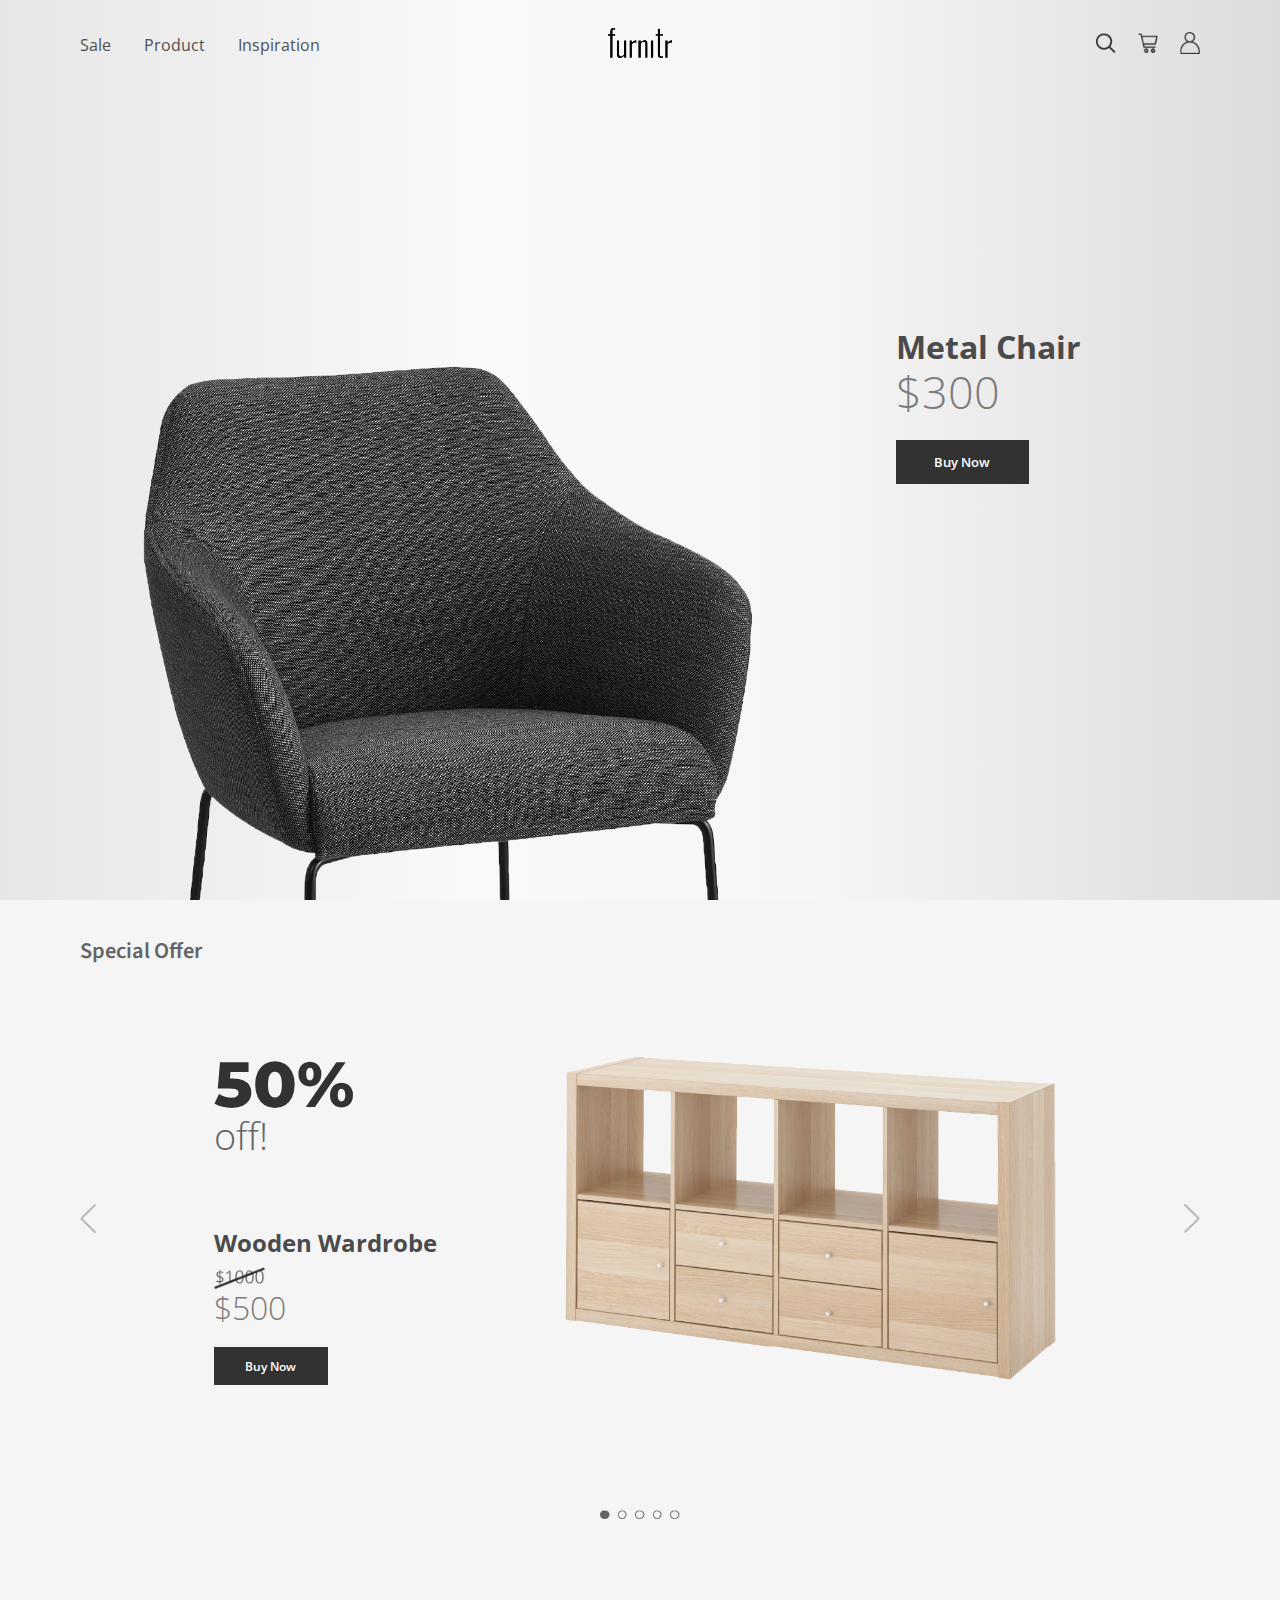
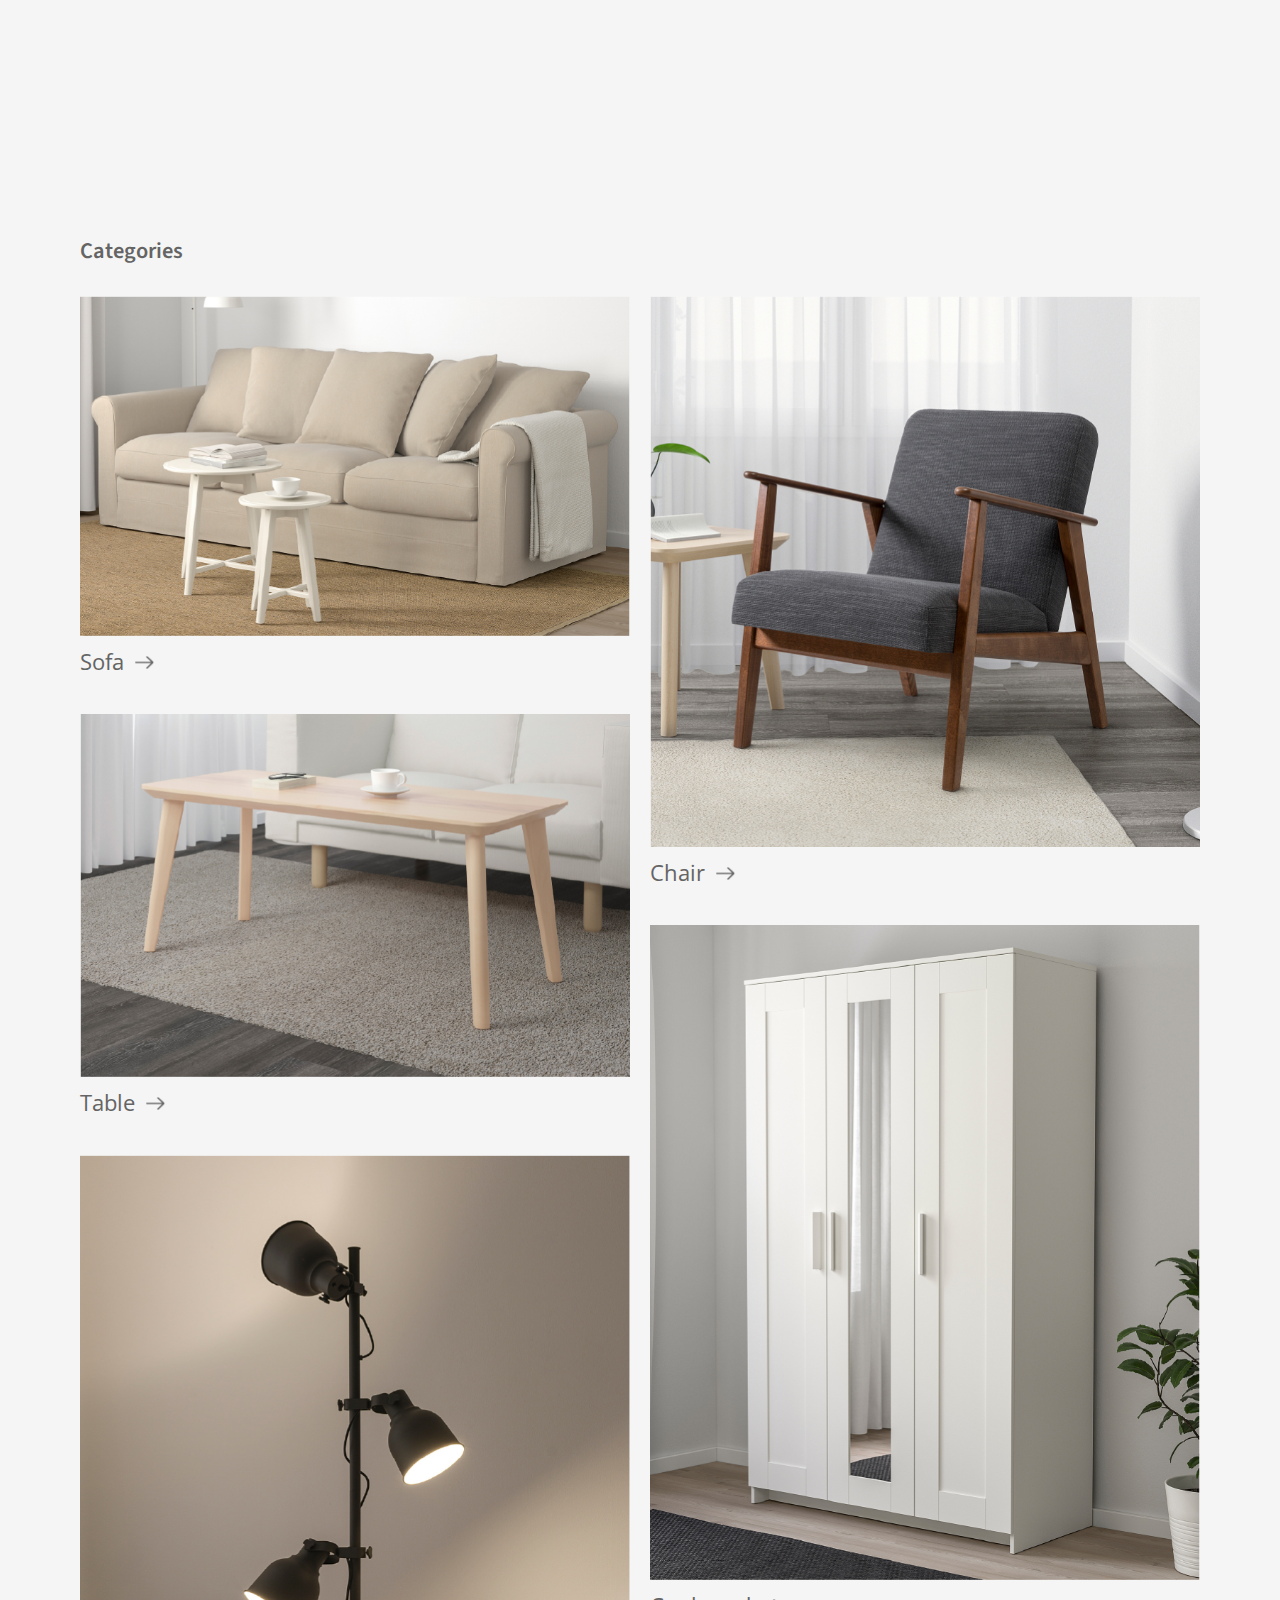
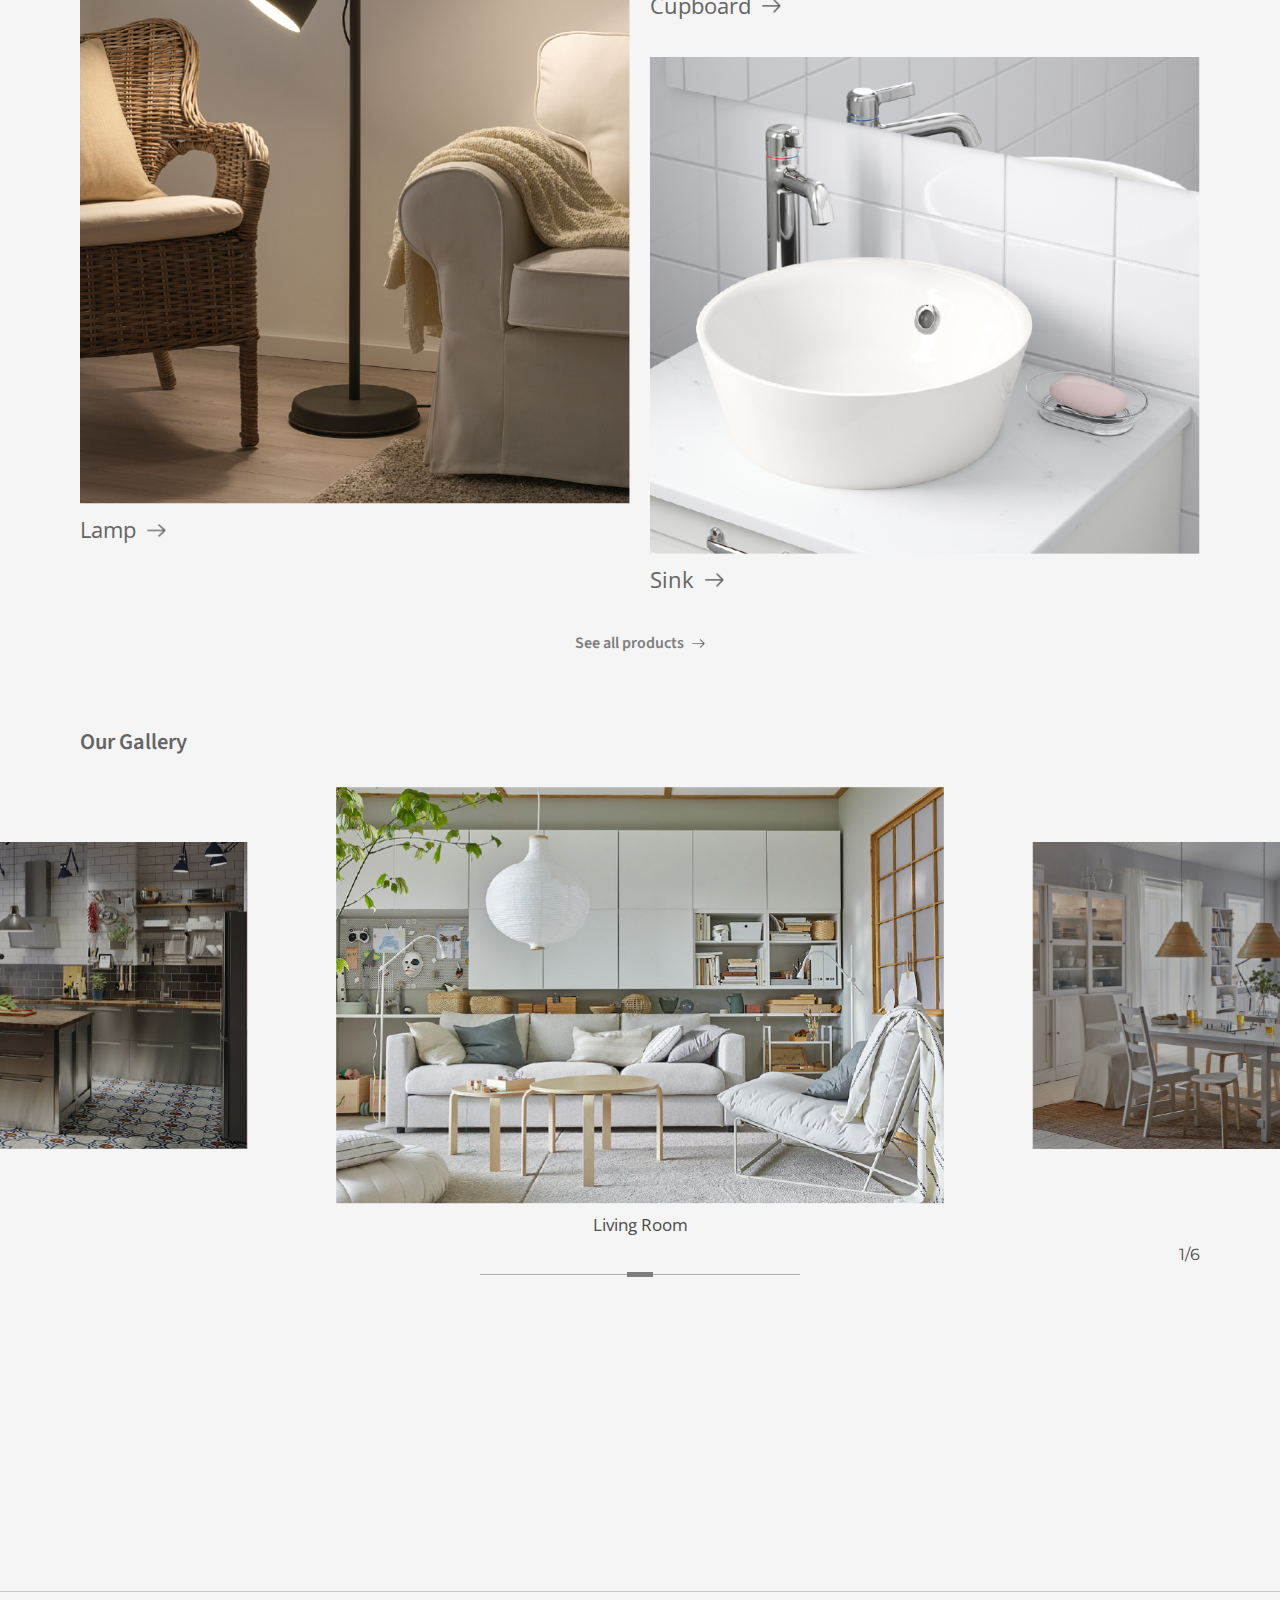
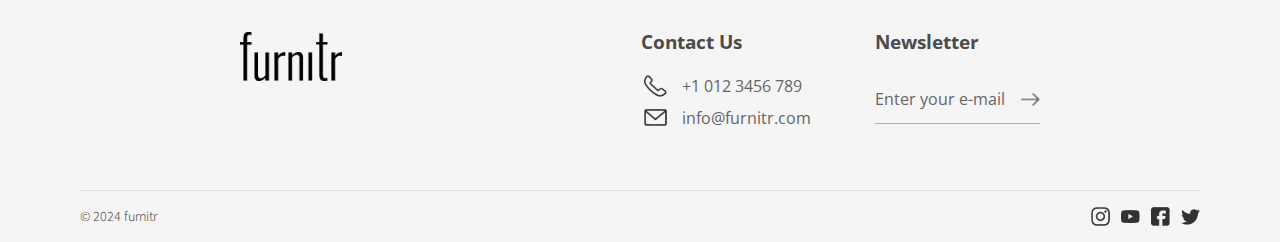
<file: index.html>
<!DOCTYPE html>
<html lang="en">
<head>
    <meta charset="UTF-8">
    <meta name="viewport" content="width=device-width, initial-scale=1.0">
    <title>furnitr</title>
    <link rel="icon" href="img/logo/square.png" type="image/gif">
    <link rel="preconnect" href="https://fonts.gstatic.com">
    <link href="https://fonts.googleapis.com/css2?family=Montserrat:wght@400;500;600;700;800&family=Open+Sans:wght@300;400;600;700&family=Source+Sans+Pro:wght@300;400;600&display=swap" rel="stylesheet">
    <link rel="stylesheet" href="style.css">
</head>
<body>
    <div class="container">
        <!-- banner -->
        <div class="banner">
            <nav>
                <div class="main">
                    <ul>
                        <li><a href="#sale">Sale</a></li>
                        <li><a href="#product">Product</a></li>
                        <li><a href="#inspiration">Inspiration</a></li>
                    </ul>
                </div>
                <a href="index.html" class="logo"><img src="img/logo/black.png" alt="" class="logo"></a>
                <div class="icons">
                    <ul>
                        <li><a href="search/search.html"><img src="img/icon/searchnav.png" alt=""></a></li>
                        <li><a href="cart/cart.html"><img src="img/icon/cartnav.png" alt=""></a></li>
                        <li><a href="account/account.html"><img src="img/icon/accountnav.png" alt=""></a></li>
                    </ul>
                </div>
            </nav>

            <img src="img/landingpage/banner.png" alt="" class="chair">
            <div class="image">
                <h3>Metal Chair</h3>
                <p class="price">$300</p>
                <button>Buy Now</button>
            </div>
        </div>
        </div>
        <!-- banner end -->

        <!-- sale -->
        <div class="sale" id="sale">
            <h2 class="title">Special Offer</h2>
            <div class="middle">
                <img src="img/icon/left.png" alt="" class="left">
                <div class="text">
                    <h1>50%</h1>
                    <h2>off!</h2>
                    <h3>Wooden Wardrobe</h3>
                    <img src="img/icon/discount.png" alt="" class="discount">
                    <p>$500</p>
                    <button>Buy Now</button>
                </div>
                <img src="img/landingpage/sale.png" alt="" class="cupboard">
                <img src="img/icon/right.png" alt="" class="right">
            </div>
            <div class="navigation">
                <ul>
                    <li><img src="img/icon/dotfullsale.png" alt=""></li>
                    <li><img src="img/icon/dotemptysale.png" alt=""></li>
                    <li><img src="img/icon/dotemptysale.png" alt=""></li>
                    <li><img src="img/icon/dotemptysale.png" alt=""></li>
                    <li><img src="img/icon/dotemptysale.png" alt=""></li>
                </ul>
            </div>
        </div>
        <!-- sale end -->

        <!-- product -->
        <div class="product" id="product">
            <h2 class="title">Categories</h2>

            <div class="category">
                <div class="left">
                    <img src="img/landingpage/sofa.png" alt="">
                    <div class="detaillink">
                        <a href="sofa/sofa.html">
                            <p>Sofa</p>
                            <img src="img/icon/rightarrow.png" alt="" class="arrow">
                        </a>
                    </div>
                    <img src="img/landingpage/table.png" alt="">
                    <div class="detail">
                        <p>Table</p>
                        <img src="img/icon/rightarrow.png" alt="" class="arrow">
                    </div>
                    <img src="img/landingpage/lamp.png" alt="">
                    <div class="detail">
                        <p>Lamp</p>
                        <img src="img/icon/rightarrow.png" alt="" class="arrow">
                    </div>
                </div>

                <div class="right">
                    <img src="img/landingpage/chair.png" alt="">
                    <div class="detaillink">
                        <a href="chair/chair.html">
                            <p>Chair</p>
                            <img src="img/icon/rightarrow.png" alt="" class="arrow">
                        </a>
                    </div>
                    <img src="img/landingpage/cupboard.png" alt="">
                    <div class="detail">
                        <p>Cupboard</p>
                        <img src="img/icon/rightarrow.png" alt="" class="arrow">
                    </div>
                    <img src="img/landingpage/sink.png" alt="">
                    <div class="detail">
                        <p>Sink</p>
                        <img src="img/icon/rightarrow.png" alt="" class="arrow">
                    </div>
                </div> 
            </div>

            <div class="all">
                <h4>See all products</h4>
                <img src="img/icon/rightarrow.png" alt="">
            </div>
        </div>
        <!-- product end -->

        <!-- inspiration -->
        <div class="inspiration" id="inspiration">
            <h2 class="title">Our Gallery</h2>
            <div class="images">
                <img src="img/landingpage/gallery1.png" alt="" class="left">
                <img src="img/landingpage/gallery2.png" alt="" class="main">
                <img src="img/landingpage/gallery3.png" alt="" class="right">
            </div>
            <p class="image">Living Room</p>
            <div class="navigation">
                <div class="empty"></div>
                <input type="range">
                <p class="number">1/6</p>
            </div>
        </div>
        <!-- inspiration end -->

        <!-- footer -->
        <footer>
            <div class="top">
                <img src="img/logo/black.png" alt="" class="logo">
                <div class="contact">
                    <h4>Contact Us</h4>
                    <div class="detail">
                        <img src="img/icon/phone.png" alt="">
                        <p>+1 012 3456 789</p>
                        <img src="img/icon/email.png" alt="">
                        <p>info@furnitr.com</p>
                    </div>
                </div>
                <div class="newsletter">
                    <h4>Newsletter</h4>
                    <div class="form">
                        <p>Enter your e-mail</p>
                        <img src="img/icon/rightarrow.png" alt="">
                    </div>
                </div>
            </div>
            <div class="bottom">
                <p class="copyright">© 2024 furnitr</p>
                <div class="social">
                    <img src="img/icon/instagram.png" alt="">
                    <img src="img/icon/youtube.png" alt="">
                    <img src="img/icon/facebook.png" alt="">
                    <img src="img/icon/twitter.png" alt="">
                </div>
            </div>
        </footer>
        <!-- footer end -->
    </div>
</body>
</html>
</file>
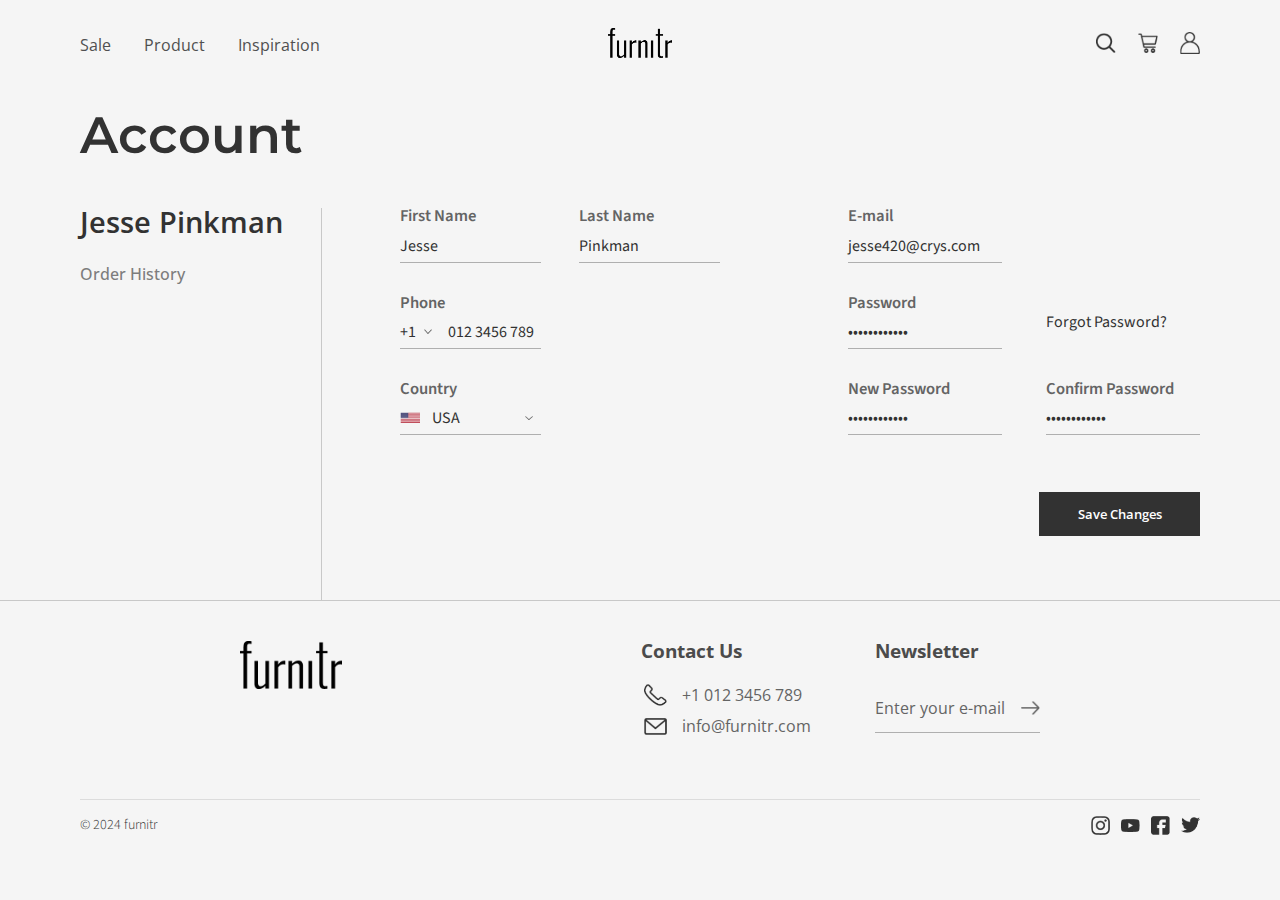
<file: account/account.html>
<!DOCTYPE html>
<html lang="en">
<head>
    <meta charset="UTF-8">
    <meta name="viewport" content="width=device-width, initial-scale=1.0">
    <title>account</title>
    <link rel="icon" href="../img/logo/square.png" type="image/gif">
    <link rel="preconnect" href="https://fonts.gstatic.com">
    <link href="https://fonts.googleapis.com/css2?family=Montserrat:wght@400;500;600;700;800&family=Open+Sans:wght@300;400;600;700&family=Source+Sans+Pro:wght@300;400;600&display=swap" rel="stylesheet">
    <link rel="stylesheet" href="account.css">
</head>
<body>
    <nav>
        <div class="main">
            <ul>
                <li><a href="../index.html#sale">Sale</a></li>
                <li><a href="../index.html#product">Product</a></li>
                <li><a href="../index.html#inspiration">Inspiration</a></li>
            </ul>
        </div>
        <a href="../index.html" class="logo"><img src="../img/logo/black.png" alt="" class="logo"></a>
        <div class="icons">
            <ul>
                <li><a href="../search/search.html"><img src="../img/icon/searchnav.png" alt=""></a></li>
                <li><a href="../cart/cart.html"><img src="../img/icon/cartnav.png" alt=""></a></li>
                <li><a href="../account/account.html"><img src="../img/icon/accountnav.png" alt=""></a></li>
            </ul>
        </div>
    </nav>

    <div class="title"><h1>Account</h1></div>

    <div class="container">
        <div class="left">
            <h3>Jesse Pinkman</h3>
            <p><a href="../history/history.html">Order History</a></p>
        </div>

        <div class="right">
            <div class="form">
                <div class="subleft">
                    <div class="name">
                        <div class="first">
                            <h4>First Name</h4>
                            <p>Jesse</p>
                        </div>
                        <div class="last">
                            <h4>Last Name</h4>
                            <p>Pinkman</p>
                        </div>
                    </div>
    
                    <div class="phone">
                        <h4>Phone</h4>
                        <div class="number">
                            <p>+1</p>
                            <img src="../img/icon/down.png" alt="">
                            <p>012 3456 789</p>
                        </div>
                    </div>
    
                    <div class="country">
                        <h4>Country</h4>
                        <div class="usa">
                            <div class="usaflag">
                                <img src="../img/icon/usa.png" class="usaflag" alt="">
                                <p>USA</p>
                            </div>
                            <img src="../img/icon/down.png" alt="">
                        </div>
                    </div>
                </div>
    
                <div class="subright">
                    <div class="email">
                        <h4>E-mail</h4>
                        <p>jesse420@crys.com</p>
                    </div>
    
                    <div class="password">
                        <div class="write">
                            <h4>Password</h4>
                            <p>••••••••••••</p>
                        </div>
                        <div class="forgot">
                            <p>Forgot Password?</p>
                        </div>
                    </div>
    
                    <div class="new">
                        <div class="make">
                            <h4>New Password</h4>
                            <p>••••••••••••</p>
                        </div>
                        <div class="confirm">
                            <h4>Confirm Password</h4>
                            <p>••••••••••••</p>
                        </div>
                    </div>
                </div>
            </div>

            <div class="save">
                <button>Save Changes</button>
            </div>
        </div>
    </div>
    
    <footer>
        <div class="top">
            <img src="../img/logo/black.png" alt="" class="logo">
            <div class="contact">
                <h4>Contact Us</h4>
                <div class="detail">
                    <img src="../img/icon/phone.png" alt="">
                    <p>+1 012 3456 789</p>
                    <img src="../img/icon/email.png" alt="">
                    <p>info@furnitr.com</p>
                </div>
            </div>
            <div class="newsletter">
                <h4>Newsletter</h4>
                <div class="form">
                    <p>Enter your e-mail</p>
                    <img src="../img/icon/rightarrow.png" alt="">
                </div>
            </div>
        </div>
        <div class="bottom">
            <p class="copyright">© 2024 furnitr</p>
            <div class="social">
                <img src="../img/icon/instagram.png" alt="">
                <img src="../img/icon/youtube.png" alt="">
                <img src="../img/icon/facebook.png" alt="">
                <img src="../img/icon/twitter.png" alt="">
            </div>
        </div>
    </footer>

<script>
    let cart = document.querySelectorAll('.detail img')
    for(let i = 0; i < cart.length; i++) {
        cart[i].addEventListener('click', function() {
            alert('Added to cart')
        });
    }
</script>
</body>
</html>
</file>
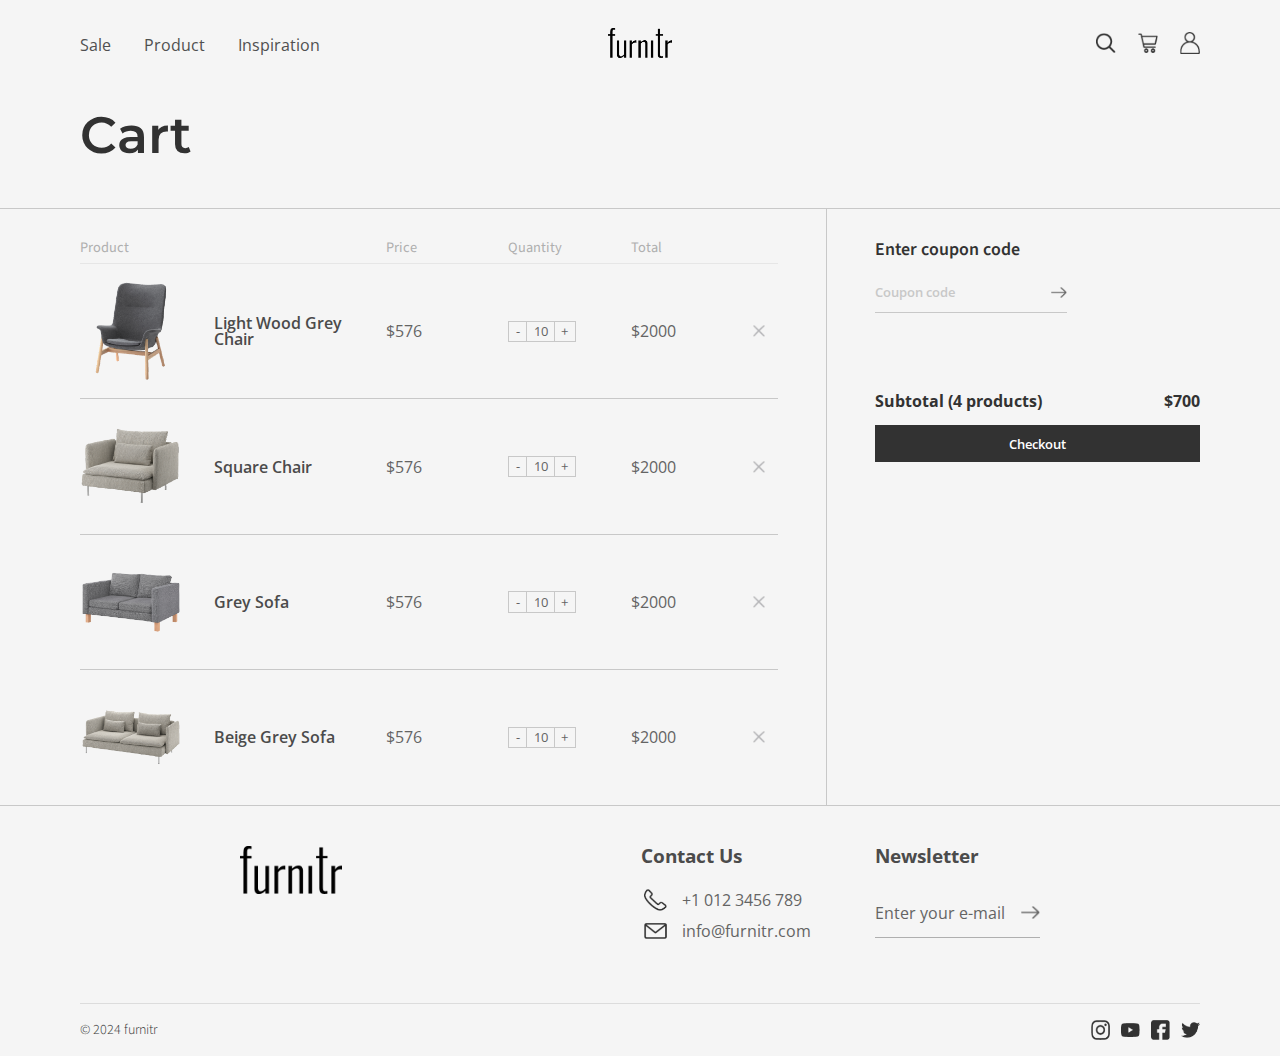
<file: cart/cart.html>
<!DOCTYPE html>
<html lang="en">
<head>
    <meta charset="UTF-8">
    <meta name="viewport" content="width=device-width, initial-scale=1.0">
    <title>cart</title>
    <link rel="icon" href="../img/logo/square.png" type="image/gif">
    <link rel="preconnect" href="https://fonts.gstatic.com">
    <link href="https://fonts.googleapis.com/css2?family=Montserrat:wght@400;500;600;700;800&family=Open+Sans:wght@300;400;600;700&family=Source+Sans+Pro:wght@300;400;600&display=swap" rel="stylesheet">
    <link rel="stylesheet" href="cart.css">
</head>
<body>
    <nav>
        <div class="main">
            <ul>
                <li><a href="../index.html#sale">Sale</a></li>
                <li><a href="../index.html#product">Product</a></li>
                <li><a href="../index.html#inspiration">Inspiration</a></li>
            </ul>
        </div>
        <a href="../index.html" class="logo"><img src="../img/logo/black.png" alt="" class="logo"></a>
        <div class="icons">
            <ul>
                <li><a href="../search/search.html"><img src="../img/icon/searchnav.png" alt=""></a></li>
                <li><a href="../cart/cart.html"><img src="../img/icon/cartnav.png" alt=""></a></li>
                <li><a href="../account/account.html"><img src="../img/icon/accountnav.png" alt=""></a></li>
            </ul>
        </div>
    </nav>

    <div class="title"><h1>Cart</h1></div>

    <div class="container">
        <div class="left">
            <div class="info">
                <p>Product</p>
                <p>Price</p>
                <p>Quantity</p>
                <p>Total</p>
                <div class="empty"></div>
            </div>

            <div class="list">
                <div class="card">
                    <div class="product">
                        <img src="img/chair1.png" alt="">
                        <h3>Light Wood Grey Chair</h3>
                    </div>
                    <p>$576</p>
                    <div class="quantity">
                        <p>-</p>
                        <p>10</p>
                        <p>+</p>
                    </div>
                    <h4 class="total">$2000</h4>
                    <img class="cancel" src="../img/icon/cancelcart.png" alt="">
                </div>

                <div class="card">
                    <div class="product">
                        <img src="img/chair2.png" alt="">
                        <h3>Square Chair</h3>
                    </div>
                    <p>$576</p>
                    <div class="quantity">
                        <p>-</p>
                        <p>10</p>
                        <p>+</p>
                    </div>
                    <h4 class="total">$2000</h4>
                    <img class="cancel" src="../img/icon/cancelcart.png" alt="">
                </div>

                <div class="card">
                    <div class="product">
                        <img src="img/sofa1.png" alt="">
                        <h3>Grey Sofa</h3>
                    </div>
                    <p>$576</p>
                    <div class="quantity">
                        <p>-</p>
                        <p>10</p>
                        <p>+</p>
                    </div>
                    <h4 class="total">$2000</h4>
                    <img class="cancel" src="../img/icon/cancelcart.png" alt="">
                </div>

                <div class="card">
                    <div class="product">
                        <img src="img/sofa2.png" alt="">
                        <h3>Beige Grey Sofa</h3>
                    </div>
                    <p>$576</p>
                    <div class="quantity">
                        <p>-</p>
                        <p>10</p>
                        <p>+</p>
                    </div>
                    <h4 class="total">$2000</h4>
                    <img class="cancel" src="../img/icon/cancelcart.png" alt="">
                </div>
            </div>
        </div>

        <div class="right">
            <div class="coupon">
                <h4>Enter coupon code</h4>
                <div class="form">
                    <p>Coupon code</p>
                    <img src="../img/icon/rightarrow.png" alt="">
                </div>
            </div>

            <div class="total">
                <div class="price">
                    <h5>Subtotal (4 products)</h5>
                    <h5>$700</h5>
                </div>
                <button><a href="../shipping/shipping.html">Checkout</a></button>
            </div>
        </div>
    </div>

    <footer>
        <div class="top">
            <img src="../img/logo/black.png" alt="" class="logo">
            <div class="contact">
                <h4>Contact Us</h4>
                <div class="detail">
                    <img src="../img/icon/phone.png" alt="">
                    <p>+1 012 3456 789</p>
                    <img src="../img/icon/email.png" alt="">
                    <p>info@furnitr.com</p>
                </div>
            </div>
            <div class="newsletter">
                <h4>Newsletter</h4>
                <div class="form">
                    <p>Enter your e-mail</p>
                    <img src="../img/icon/rightarrow.png" alt="">
                </div>
            </div>
        </div>
        <div class="bottom">
            <p class="copyright">© 2024 furnitr</p>
            <div class="social">
                <img src="../img/icon/instagram.png" alt="">
                <img src="../img/icon/youtube.png" alt="">
                <img src="../img/icon/facebook.png" alt="">
                <img src="../img/icon/twitter.png" alt="">
            </div>
        </div>
    </footer>

<script>
    let cart = document.querySelectorAll('.detail img')
    for(let i = 0; i < cart.length; i++) {
        cart[i].addEventListener('click', function() {
            alert('Added to cart')
        });
    }
</script>
</body>
</html>
</file>
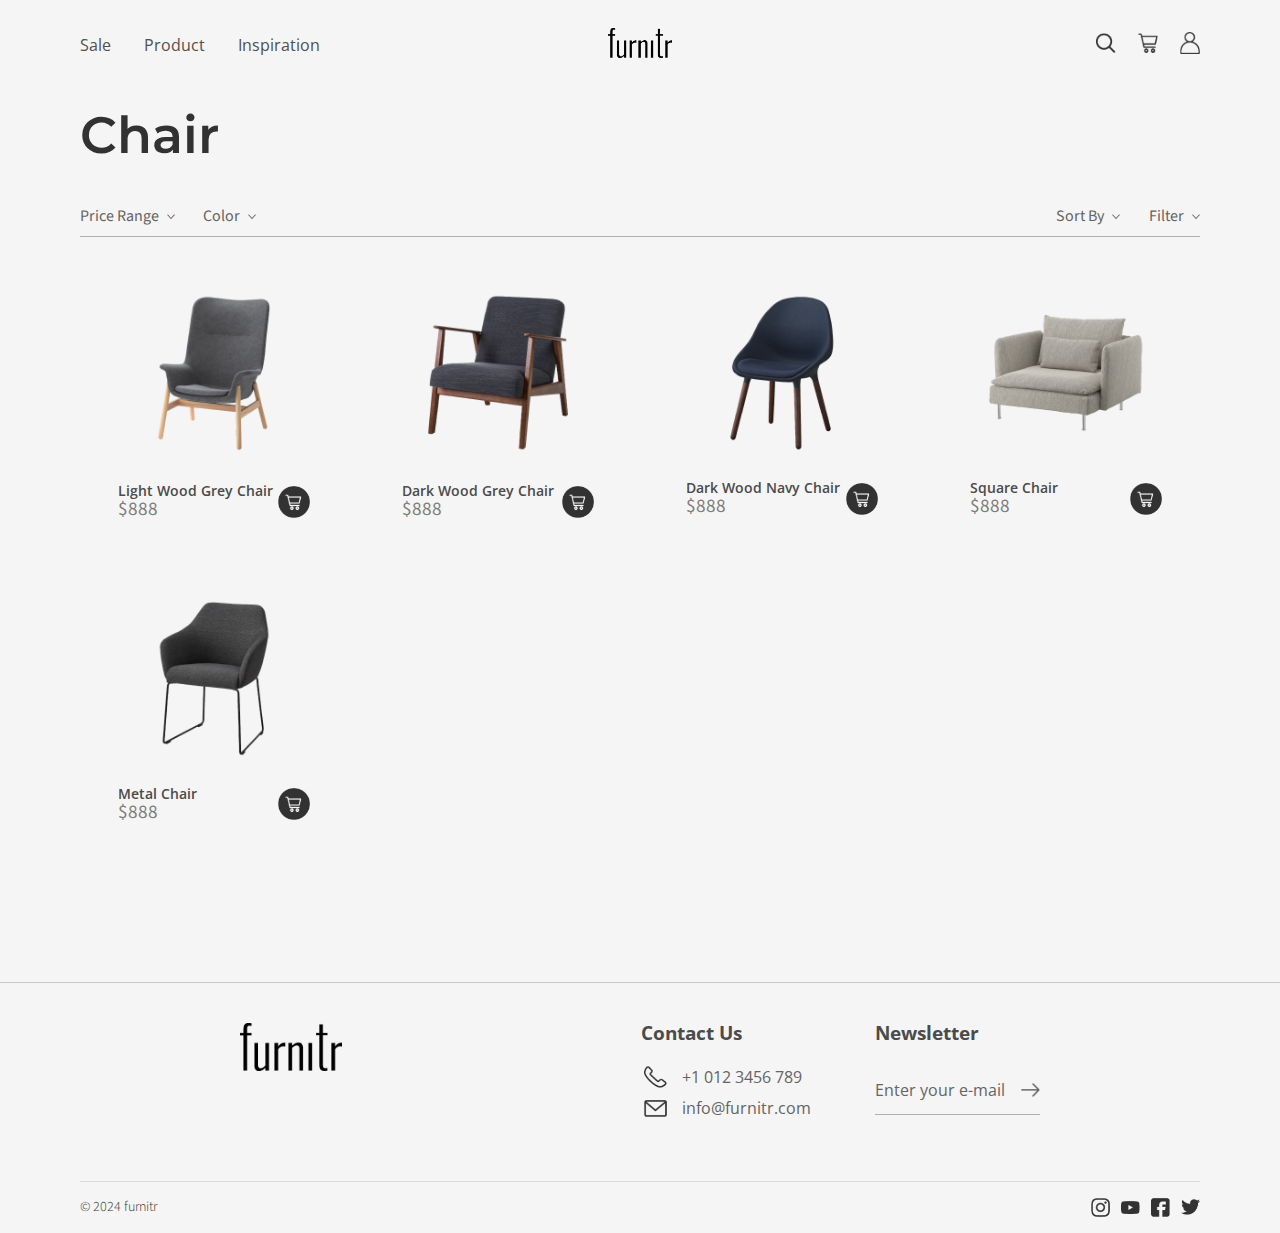
<file: chair/chair.html>
<!DOCTYPE html>
<html lang="en">
<head>
    <meta charset="UTF-8">
    <meta name="viewport" content="width=device-width, initial-scale=1.0">
    <title>chair</title>
    <link rel="icon" href="../img/logo/square.png" type="image/gif">
    <link rel="preconnect" href="https://fonts.gstatic.com">
    <link href="https://fonts.googleapis.com/css2?family=Montserrat:wght@400;500;600;700;800&family=Open+Sans:wght@300;400;600;700&family=Source+Sans+Pro:wght@300;400;600&display=swap" rel="stylesheet">
    <link rel="stylesheet" href="chair.css">
</head>
<body>
    <nav>
        <div class="main">
            <ul>
                <li><a href="../index.html#sale">Sale</a></li>
                <li><a href="../index.html#product">Product</a></li>
                <li><a href="../index.html#inspiration">Inspiration</a></li>
            </ul>
        </div>
        <a href="../index.html" class="logo"><img src="../img/logo/black.png" alt="" class="logo"></a>
        <div class="icons">
            <ul>
                <li><a href="../search/search.html"><img src="../img/icon/searchnav.png" alt=""></a></li>
                <li><a href="../cart/cart.html"><img src="../img/icon/cartnav.png" alt=""></a></li>
                <li><a href="../account/account.html"><img src="../img/icon/accountnav.png" alt=""></a></li>
            </ul>
        </div>
    </nav>

    <div class="title"><h1>Chair</h1></div>

    <div class="setting">
        <div class="container">
            <div class="left">
                <div class="price">
                    <p>Price Range</p>
                    <img src="../img/icon/down.png" alt="">
                </div>
                <div class="color">
                    <p>Color</p>
                    <img src="../img/icon/down.png" alt="">
                </div>
            </div>
            <div class="right">
                <div class="sortby">
                    <p>Sort By</p>
                    <img src="../img/icon/down.png" alt="">
                </div>
                <div class="filter">
                    <p>Filter</p>
                    <img src="../img/icon/down.png" alt="">
                </div>
            </div>
        </div>
    </div>

    <div class="catalogue">
        <div class="list">
            <a href="../chair1/chair1.html"><img src="img/chair1.png" alt="" class="product"></a>
            <div class="detail">
                <div class="text">
                    <h3>Light Wood Grey Chair</h3>
                    <p>$888</p>
                </div>
                <img src="../img/icon/cartproduct.png" alt="">
            </div>
        </div>

        <div class="list">
            <a href="../chair2/chair2.html"><img src="img/chair2.png" alt="" class="product"></a>
            <div class="detail">
                <div class="text">
                    <h3>Dark Wood Grey Chair</h3>
                    <p>$888</p>
                </div>
                <img src="../img/icon/cartproduct.png" alt="">
            </div>
        </div>

        <div class="list">
            <img src="img/chair3.png" alt="" class="product">
            <div class="detail">
                <div class="text">
                    <h3>Dark Wood Navy Chair</h3>
                    <p>$888</p>
                </div>
                <img src="../img/icon/cartproduct.png" alt="">
            </div>
        </div>

        <div class="list">
            <img src="img/chair4.png" alt="" class="product">
            <div class="detail">
                <div class="text">
                    <h3>Square Chair</h3>
                    <p>$888</p>
                </div>
                <img src="../img/icon/cartproduct.png" alt="">
            </div>
        </div>

        <div class="list">
            <img src="img/chair5.png" alt="" class="product">
            <div class="detail">
                <div class="text">
                    <h3>Metal Chair</h3>
                    <p>$888</p>
                </div>
                <img src="../img/icon/cartproduct.png" alt="">
            </div>
        </div>
    </div>

    <footer>
        <div class="top">
            <img src="../img/logo/black.png" alt="" class="logo">
            <div class="contact">
                <h4>Contact Us</h4>
                <div class="detail">
                    <img src="../img/icon/phone.png" alt="">
                    <p>+1 012 3456 789</p>
                    <img src="../img/icon/email.png" alt="">
                    <p>info@furnitr.com</p>
                </div>
            </div>
            <div class="newsletter">
                <h4>Newsletter</h4>
                <div class="form">
                    <p>Enter your e-mail</p>
                    <img src="../img/icon/rightarrow.png" alt="">
                </div>
            </div>
        </div>
        <div class="bottom">
            <p class="copyright">© 2024 furnitr</p>
            <div class="social">
                <img src="../img/icon/instagram.png" alt="">
                <img src="../img/icon/youtube.png" alt="">
                <img src="../img/icon/facebook.png" alt="">
                <img src="../img/icon/twitter.png" alt="">
            </div>
        </div>
    </footer>

<script>
    let cart = document.querySelectorAll('.detail img')
    for(let i = 0; i < cart.length; i++) {
        cart[i].addEventListener('click', function() {
            alert('Added to cart')
        });
    }
</script>
</body>
</html>
</file>
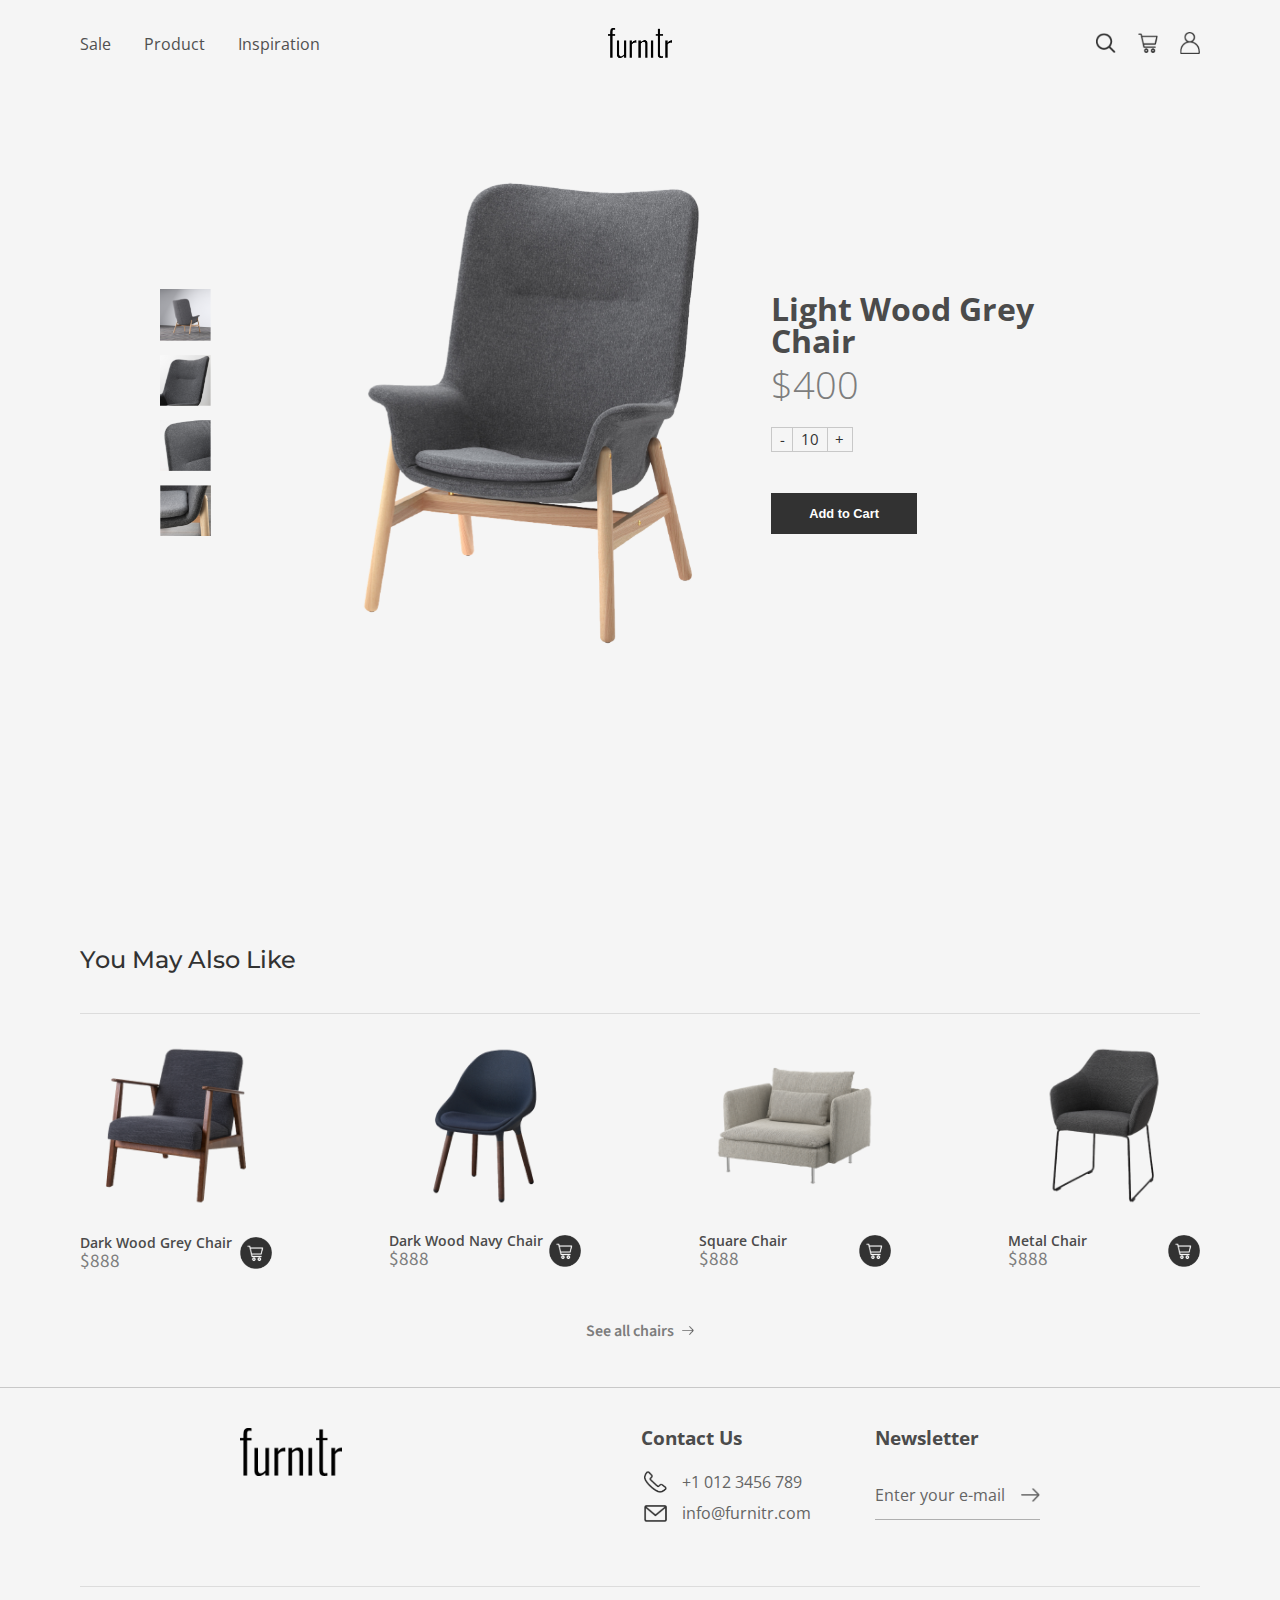
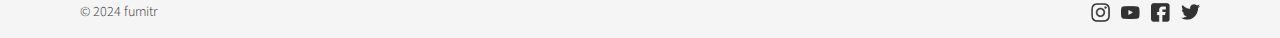
<file: chair1/chair1.html>
<!DOCTYPE html>
<html lang="en">
<head>
    <meta charset="UTF-8">
    <meta name="viewport" content="width=device-width, initial-scale=1.0">
    <title>chair 1</title>
    <link rel="icon" href="../img/logo/square.png" type="image/gif">
    <link rel="preconnect" href="https://fonts.gstatic.com">
    <link href="https://fonts.googleapis.com/css2?family=Montserrat:wght@400;500;600;700;800&family=Open+Sans:wght@300;400;600;700&family=Source+Sans+Pro:wght@300;400;600&display=swap" rel="stylesheet">
    <link rel="stylesheet" href="chair1.css">
</head>
<body>
    <div class="banner">
        <nav>
            <div class="main">
                <ul>
                    <li><a href="../index.html#sale">Sale</a></li>
                    <li><a href="../index.html#product">Product</a></li>
                    <li><a href="../index.html#inspiration">Inspiration</a></li>
                </ul>
            </div>
            <a href="../index.html" class="logo"><img src="../img/logo/black.png" alt="" class="logo"></a>
            <div class="icons">
                <ul>
                    <li><a href="../search/search.html"><img src="../img/icon/searchnav.png" alt=""></a></li>
                    <li><a href="../cart/cart.html"><img src="../img/icon/cartnav.png" alt=""></a></li>
                    <li><a href="../account/account.html"><img src="../img/icon/accountnav.png" alt=""></a></li>
                </ul>
            </div>
        </nav>

        <div class="product">
            <div class="small">
                <ul>
                    <li><img src="img/1.png" alt=""></li>
                    <li><img src="img/2.png" alt=""></li>
                    <li><img src="img/3.png" alt=""></li>
                    <li><img src="img/4.png" alt=""></li>
                </ul>
            </div>
            <div class="big">
                <img src="img/chair1.png" alt="">
            </div>
            <div class="text">
                <h2>Light Wood Grey Chair</h2>
                <h3>$400</h3>
                <div class="quantity">
                    <p>-</p>
                    <p>10</p>
                    <p>+</p>
                </div>
                <button>Add to Cart</button>
            </div>
        </div>
    </div>

    <div class="recommendation">
        <h4 class="title">You May Also Like</h4>

        <div class="catalogue">
            <div class="list">
                <a href="../chair2/chair2.html"><img src="../chair/img/chair2.png" alt="" class="product"></a>
                <div class="detail">
                    <div class="text">
                        <h3>Dark Wood Grey Chair</h3>
                        <p>$888</p>
                    </div>
                    <img src="../img/icon/cartproduct.png" alt="">
                </div>
            </div>
    
            <div class="list">
                <img src="../chair/img/chair3.png" alt="" class="product">
                <div class="detail">
                    <div class="text">
                        <h3>Dark Wood Navy Chair</h3>
                        <p>$888</p>
                    </div>
                    <img src="../img/icon/cartproduct.png" alt="">
                </div>
            </div>
    
            <div class="list">
                <img src="../chair/img/chair4.png" alt="" class="product">
                <div class="detail">
                    <div class="text">
                        <h3>Square Chair</h3>
                        <p>$888</p>
                    </div>
                    <img src="../img/icon/cartproduct.png" alt="">
                </div>
            </div>
    
            <div class="list">
                <img src="../chair/img/chair5.png" alt="" class="product">
                <div class="detail">
                    <div class="text">
                        <h3>Metal Chair</h3>
                        <p>$888</p>
                    </div>
                    <img src="../img/icon/cartproduct.png" alt="">
                </div>
            </div>
        </div>

        <div class="all">
            <a href="../chair/chair.html">
                <h4>See all chairs</h4>
                <img src="../img/icon/rightarrow.png" alt="">
            </a>
        </div>
    </div>

    <footer>
        <div class="top">
            <img src="../img/logo/black.png" alt="" class="logo">
            <div class="contact">
                <h4>Contact Us</h4>
                <div class="detail">
                    <img src="../img/icon/phone.png" alt="">
                    <p>+1 012 3456 789</p>
                    <img src="../img/icon/email.png" alt="">
                    <p>info@furnitr.com</p>
                </div>
            </div>
            <div class="newsletter">
                <h4>Newsletter</h4>
                <div class="form">
                    <p>Enter your e-mail</p>
                    <img src="../img/icon/rightarrow.png" alt="">
                </div>
            </div>
        </div>
        <div class="bottom">
            <p class="copyright">© 2024 furnitr</p>
            <div class="social">
                <img src="../img/icon/instagram.png" alt="">
                <img src="../img/icon/youtube.png" alt="">
                <img src="../img/icon/facebook.png" alt="">
                <img src="../img/icon/twitter.png" alt="">
            </div>
        </div>
    </footer>

<script>
    let cart = document.querySelectorAll('.detail img')
    for(let i = 0; i < cart.length; i++) {
        cart[i].addEventListener('click', function() {
            alert('Added to cart');
        });
    }

    let cart2 = document.querySelector('button')
    cart2.addEventListener('click', function() {
        alert('Added to cart');
    });
</script>
</body>
</html>
</file>
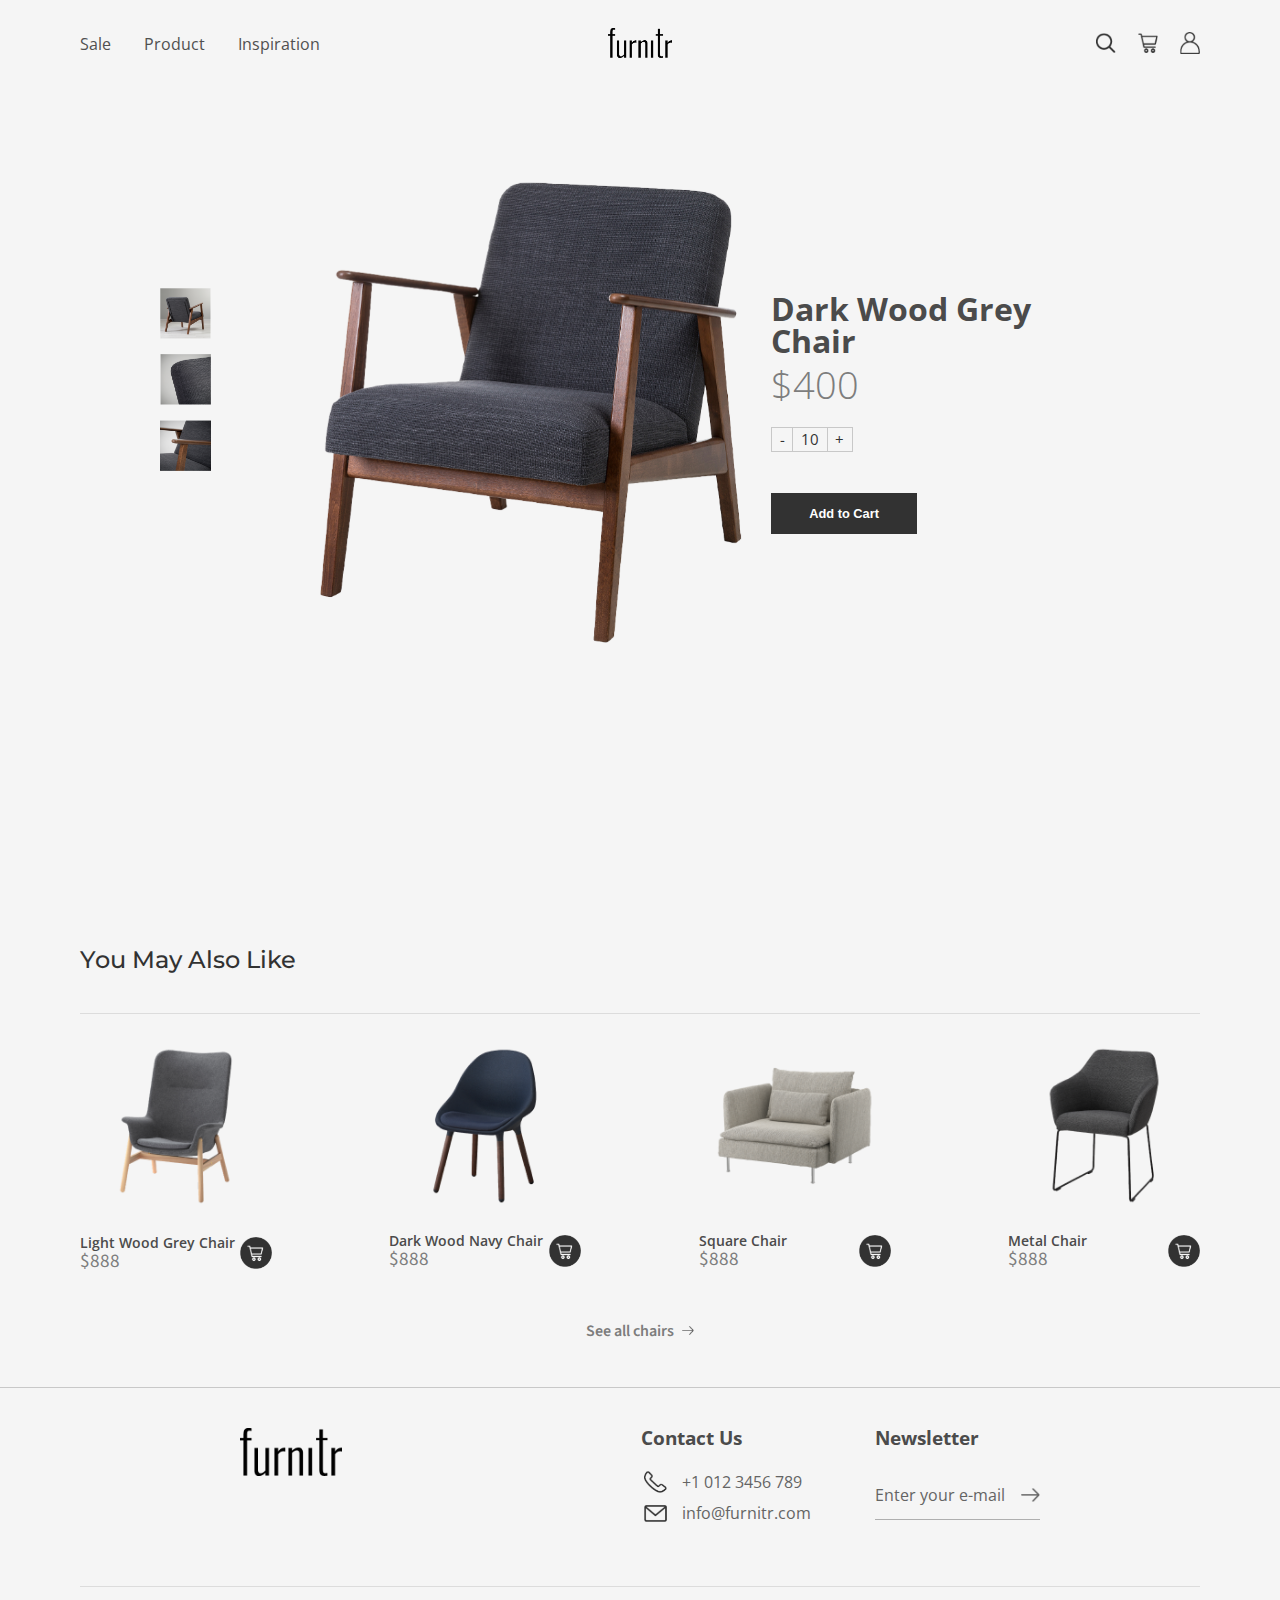
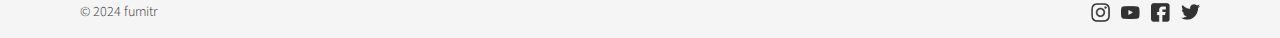
<file: chair2/chair2.html>
<!DOCTYPE html>
<html lang="en">
<head>
    <meta charset="UTF-8">
    <meta name="viewport" content="width=device-width, initial-scale=1.0">
    <title>chair 2</title>
    <link rel="icon" href="../img/logo/square.png" type="image/gif">
    <link rel="preconnect" href="https://fonts.gstatic.com">
    <link href="https://fonts.googleapis.com/css2?family=Montserrat:wght@400;500;600;700;800&family=Open+Sans:wght@300;400;600;700&family=Source+Sans+Pro:wght@300;400;600&display=swap" rel="stylesheet">
    <link rel="stylesheet" href="chair2.css">
</head>
<body>
    <div class="banner">
        <nav>
            <div class="main">
                <ul>
                    <li><a href="../index.html#sale">Sale</a></li>
                    <li><a href="../index.html#product">Product</a></li>
                    <li><a href="../index.html#inspiration">Inspiration</a></li>
                </ul>
            </div>
            <a href="../index.html" class="logo"><img src="../img/logo/black.png" alt="" class="logo"></a>
            <div class="icons">
                <ul>
                    <li><a href="../search/search.html"><img src="../img/icon/searchnav.png" alt=""></a></li>
                    <li><a href="../cart/cart.html"><img src="../img/icon/cartnav.png" alt=""></a></li>
                    <li><a href="../account/account.html"><img src="../img/icon/accountnav.png" alt=""></a></li>
                </ul>
            </div>
        </nav>

        <div class="product">
            <div class="small">
                <ul>
                    <li><img src="img/1.png" alt=""></li>
                    <li><img src="img/2.png" alt=""></li>
                    <li><img src="img/3.png" alt=""></li>
                </ul>
            </div>
            <div class="big">
                <img src="img/chair2.png" alt="">
            </div>
            <div class="text">
                <h2>Dark Wood Grey Chair</h2>
                <h3>$400</h3>
                <div class="quantity">
                    <p>-</p>
                    <p>10</p>
                    <p>+</p>
                </div>
                <button>Add to Cart</button>
            </div>
        </div>
    </div>

    <div class="recommendation">
        <h4 class="title">You May Also Like</h4>

        <div class="catalogue">
            <div class="list">
                <a href="../chair1/chair1.html"><img src="../chair/img/chair1.png" alt="" class="product"></a>
                <div class="detail">
                    <div class="text">
                        <h3>Light Wood Grey Chair</h3>
                        <p>$888</p>
                    </div>
                    <img src="../img/icon/cartproduct.png" alt="">
                </div>
            </div>
    
            <div class="list">
                <img src="../chair/img/chair3.png" alt="" class="product">
                <div class="detail">
                    <div class="text">
                        <h3>Dark Wood Navy Chair</h3>
                        <p>$888</p>
                    </div>
                    <img src="../img/icon/cartproduct.png" alt="">
                </div>
            </div>
    
            <div class="list">
                <img src="../chair/img/chair4.png" alt="" class="product">
                <div class="detail">
                    <div class="text">
                        <h3>Square Chair</h3>
                        <p>$888</p>
                    </div>
                    <img src="../img/icon/cartproduct.png" alt="">
                </div>
            </div>
    
            <div class="list">
                <img src="../chair/img/chair5.png" alt="" class="product">
                <div class="detail">
                    <div class="text">
                        <h3>Metal Chair</h3>
                        <p>$888</p>
                    </div>
                    <img src="../img/icon/cartproduct.png" alt="">
                </div>
            </div>
        </div>

        <div class="all">
            <a href="../chair/chair.html">
                <h4>See all chairs</h4>
                <img src="../img/icon/rightarrow.png" alt="">
            </a>
        </div>
    </div>

    <footer>
        <div class="top">
            <img src="../img/logo/black.png" alt="" class="logo">
            <div class="contact">
                <h4>Contact Us</h4>
                <div class="detail">
                    <img src="../img/icon/phone.png" alt="">
                    <p>+1 012 3456 789</p>
                    <img src="../img/icon/email.png" alt="">
                    <p>info@furnitr.com</p>
                </div>
            </div>
            <div class="newsletter">
                <h4>Newsletter</h4>
                <div class="form">
                    <p>Enter your e-mail</p>
                    <img src="../img/icon/rightarrow.png" alt="">
                </div>
            </div>
        </div>
        <div class="bottom">
            <p class="copyright">© 2024 furnitr</p>
            <div class="social">
                <img src="../img/icon/instagram.png" alt="">
                <img src="../img/icon/youtube.png" alt="">
                <img src="../img/icon/facebook.png" alt="">
                <img src="../img/icon/twitter.png" alt="">
            </div>
        </div>
    </footer>

<script>
    let cart = document.querySelectorAll('.detail img')
    for(let i = 0; i < cart.length; i++) {
        cart[i].addEventListener('click', function() {
            alert('Added to cart')
        });
    }

    let cart2 = document.querySelector('button')
    cart2.addEventListener('click', function() {
        alert('Added to cart');
    });
</script>
</body>
</html>
</file>
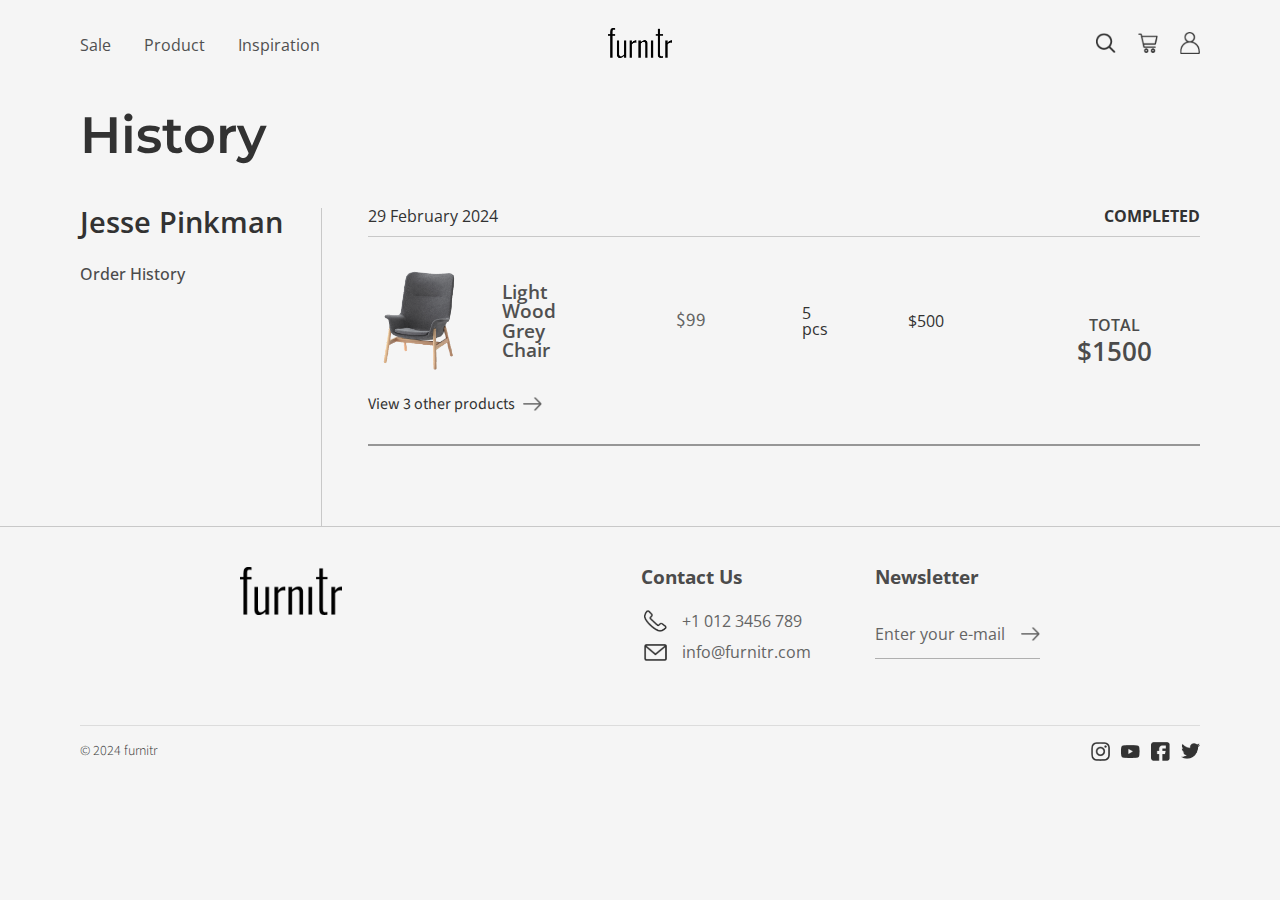
<file: history/history.html>
<!DOCTYPE html>
<html lang="en">
<head>
    <meta charset="UTF-8">
    <meta name="viewport" content="width=device-width, initial-scale=1.0">
    <title>history</title>
    <link rel="icon" href="../img/logo/square.png" type="image/gif">
    <link rel="preconnect" href="https://fonts.gstatic.com">
    <link href="https://fonts.googleapis.com/css2?family=Montserrat:wght@400;500;600;700;800&family=Open+Sans:wght@300;400;600;700&family=Source+Sans+Pro:wght@300;400;600&display=swap" rel="stylesheet">
    <link rel="stylesheet" href="history.css">
</head>
<body></body>
    <nav>
        <div class="main">
            <ul>
                <li><a href="../index.html#sale">Sale</a></li>
                <li><a href="../index.html#product">Product</a></li>
                <li><a href="../index.html#inspiration">Inspiration</a></li>
            </ul>
        </div>
        <a href="../index.html" class="logo"><img src="../img/logo/black.png" alt="" class="logo"></a>
        <div class="icons">
            <ul>
                <li><a href="../search/search.html"><img src="../img/icon/searchnav.png" alt=""></a></li>
                <li><a href="../cart/cart.html"><img src="../img/icon/cartnav.png" alt=""></a></li>
                <li><a href="../account/account.html"><img src="../img/icon/accountnav.png" alt=""></a></li>
            </ul>
        </div>
    </nav>

    <div class="title"><h1>History</h1></div>

    <div class="container">
        <div class="left">
            <h3>Jesse Pinkman</h3>
            <p><a href="history.html">Order History</a></p>
        </div>

        <div class="right">
            <div class="list">
                <div class="card">
                    <div class="top">
                        <p>29 February 2024</p>
                        <p>COMPLETED</p>
                    </div>
                    <div class="bottom">
                        <div class="subleft">
                            <div class="product">
                                <img class="product" src="../cart/img/chair1.png" alt="">
                                <h3>Light Wood Grey Chair</h3>
                                <p class="price">$99</p>
                                <p class="quantity">5 pcs</p>
                                <p class="subtotal">$500</p>
                            </div>
                            <div class="other">
                                <p>View 3 other products</p>
                                <img src="../img/icon/rightarrow.png" alt="">
                            </div>
                        </div>
                        <div class="subright">
                            <div class="total">
                                <p>TOTAL</p>
                                <p>$1500</p>
                            </div>
                        </div>
                    </div>
                </div>
            </div>
        </div>
    </div>
    
    <footer>
        <div class="top">
            <img src="../img/logo/black.png" alt="" class="logo">
            <div class="contact">
                <h4>Contact Us</h4>
                <div class="detail">
                    <img src="../img/icon/phone.png" alt="">
                    <p>+1 012 3456 789</p>
                    <img src="../img/icon/email.png" alt="">
                    <p>info@furnitr.com</p>
                </div>
            </div>
            <div class="newsletter">
                <h4>Newsletter</h4>
                <div class="form">
                    <p>Enter your e-mail</p>
                    <img src="../img/icon/rightarrow.png" alt="">
                </div>
            </div>
        </div>
        <div class="bottom">
            <p class="copyright">© 2024 furnitr</p>
            <div class="social">
                <img src="../img/icon/instagram.png" alt="">
                <img src="../img/icon/youtube.png" alt="">
                <img src="../img/icon/facebook.png" alt="">
                <img src="../img/icon/twitter.png" alt="">
            </div>
        </div>
    </footer>

<script>
    let cart = document.querySelectorAll('.detail img')
    for(let i = 0; i < cart.length; i++) {
        cart[i].addEventListener('click', function() {
            alert('Added to cart')
        });
    }
</script>
</body>
</html>
</file>
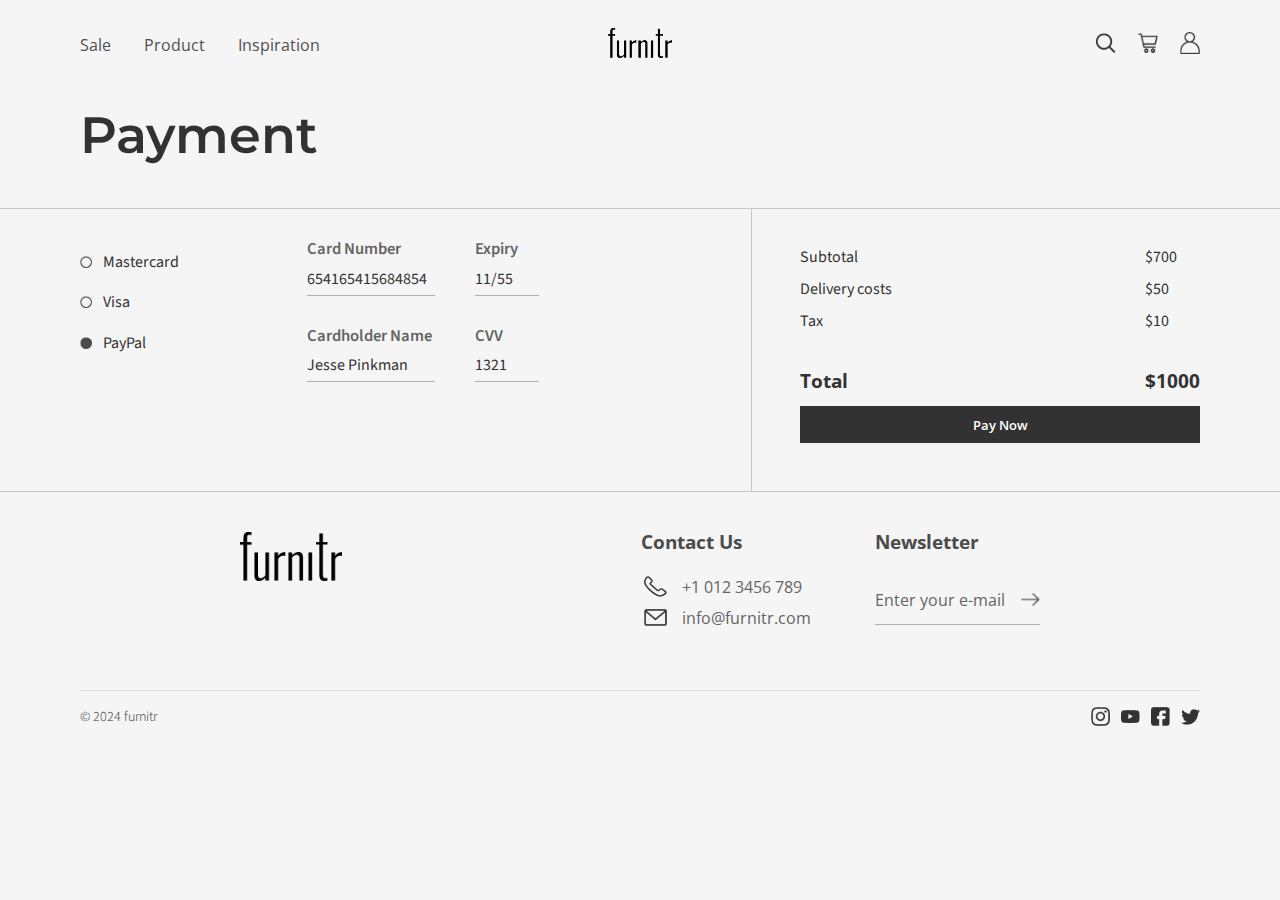
<file: payment/payment.html>
<!DOCTYPE html>
<html lang="en">
<head>
    <meta charset="UTF-8">
    <meta name="viewport" content="width=device-width, initial-scale=1.0">
    <title>payment</title>
    <link rel="icon" href="../img/logo/square.png" type="image/gif">
    <link rel="preconnect" href="https://fonts.gstatic.com">
    <link href="https://fonts.googleapis.com/css2?family=Montserrat:wght@400;500;600;700;800&family=Open+Sans:wght@300;400;600;700&family=Source+Sans+Pro:wght@300;400;600&display=swap" rel="stylesheet">
    <link rel="stylesheet" href="payment.css">
</head>
<body>
    <nav>
        <div class="main">
            <ul>
                <li><a href="../index.html#sale">Sale</a></li>
                <li><a href="../index.html#product">Product</a></li>
                <li><a href="../index.html#inspiration">Inspiration</a></li>
            </ul>
        </div>
        <a href="../index.html" class="logo"><img src="../img/logo/black.png" alt="" class="logo"></a>
        <div class="icons">
            <ul>
                <li><a href="../search/search.html"><img src="../img/icon/searchnav.png" alt=""></a></li>
                <li><a href="../cart/cart.html"><img src="../img/icon/cartnav.png" alt=""></a></li>
                <li><a href="../account/account.html"><img src="../img/icon/accountnav.png" alt=""></a></li>
            </ul>
        </div>
    </nav>

    <div class="title"><h1>Payment</h1></div>

    <div class="container">
        <div class="left">
            <div class="method">
                <img src="../img/icon/dotemptypayment.png" alt="">
                <p>Mastercard</p>
                <img src="../img/icon/dotemptypayment.png" alt="">
                <p>Visa</p>
                <img src="../img/icon/dotfullpayment.png" alt="">
                <p>PayPal</p>
            </div>

            <div class="detail">
                <div class="subleft">
                    <div class="cardnumber">
                        <h4>Card Number</h4>
                        <p>654165415684854</p>
                    </div>
                    <div class="cardholder">
                        <h4>Cardholder Name</h4>
                        <p>Jesse Pinkman</p>
                    </div>
                </div>
                <div class="subright">
                    <div class="expiry">
                        <h4>Expiry</h4>
                        <p>11/55</p>
                    </div>
                    <div class="cvv">
                        <h4>CVV</h4>
                        <p>1321</p>
                    </div>
                </div>
            </div>
        </div>

        <div class="right">
            <div class="detail">
                <div class="subleft">
                    <p>Subtotal</p>
                    <p>Delivery costs</p>
                    <p>Tax</p>
                    <h5>Total</h5>
                </div>

                <div class="subright">
                    <p>$700</p>
                    <p>$50</p>
                    <p>$10</p>
                    <h5>$1000</h5>
                </div>
            </div>
            <button><a href="../history/history.html">Pay Now</a></button>
        </div>
    </div>

    <footer>
        <div class="top">
            <img src="../img/logo/black.png" alt="" class="logo">
            <div class="contact">
                <h4>Contact Us</h4>
                <div class="detail">
                    <img src="../img/icon/phone.png" alt="">
                    <p>+1 012 3456 789</p>
                    <img src="../img/icon/email.png" alt="">
                    <p>info@furnitr.com</p>
                </div>
            </div>
            <div class="newsletter">
                <h4>Newsletter</h4>
                <div class="form">
                    <p>Enter your e-mail</p>
                    <img src="../img/icon/rightarrow.png" alt="">
                </div>
            </div>
        </div>
        <div class="bottom">
            <p class="copyright">© 2024 furnitr</p>
            <div class="social">
                <img src="../img/icon/instagram.png" alt="">
                <img src="../img/icon/youtube.png" alt="">
                <img src="../img/icon/facebook.png" alt="">
                <img src="../img/icon/twitter.png" alt="">
            </div>
        </div>
    </footer>

<script>
    let cart = document.querySelectorAll('.detail img')
    for(let i = 0; i < cart.length; i++) {
        cart[i].addEventListener('click', function() {
            alert('Added to cart')
        });
    }

    let pay = document.querySelector('button')
    pay.addEventListener('click', function() {
        alert('Payment Confirmed');
    });
</script>
</body>
</html>
</file>
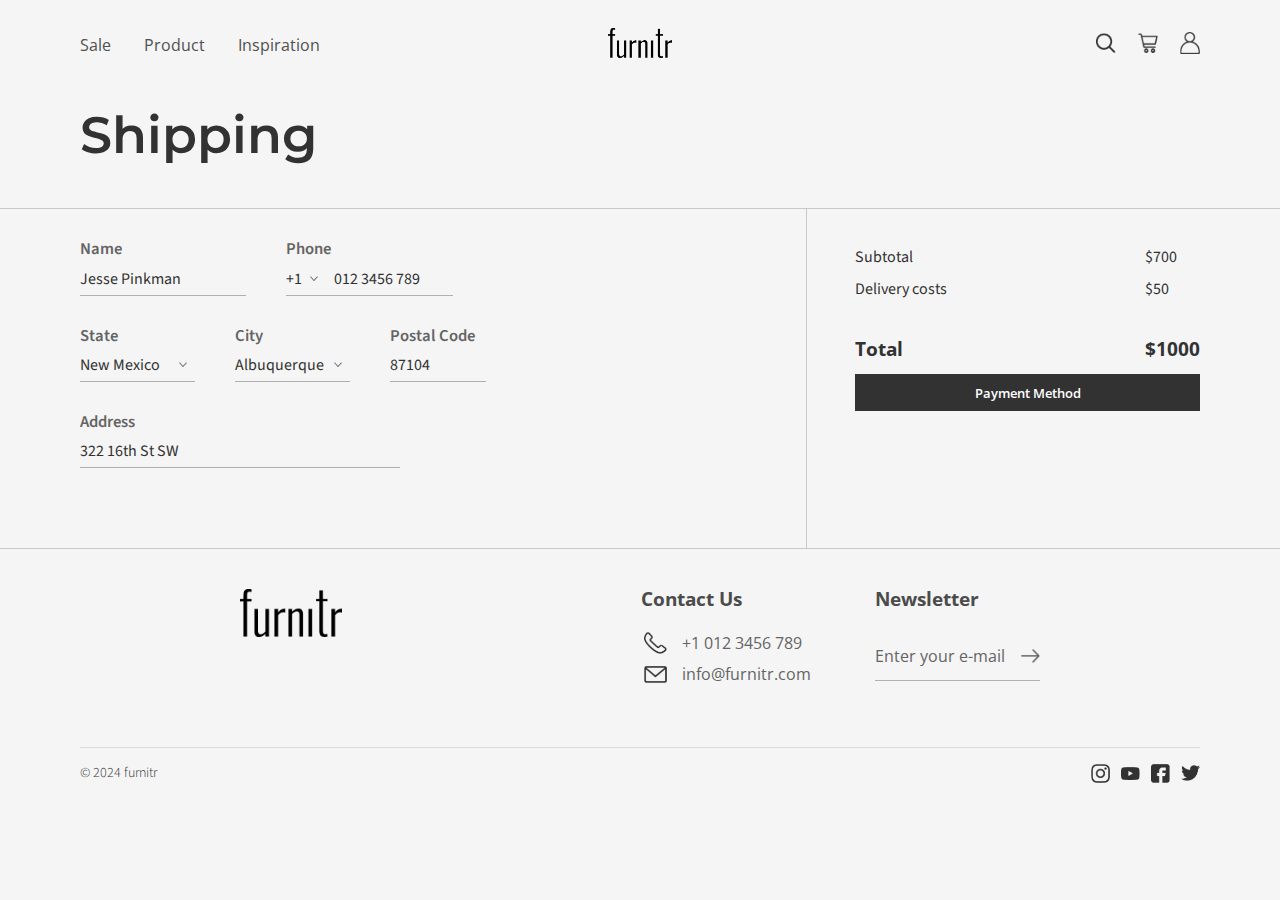
<file: shipping/shipping.html>
<!DOCTYPE html>
<html lang="en">
<head>
    <meta charset="UTF-8">
    <meta name="viewport" content="width=device-width, initial-scale=1.0">
    <title>shipping</title>
    <link rel="icon" href="../img/logo/square.png" type="image/gif">
    <link rel="preconnect" href="https://fonts.gstatic.com">
    <link href="https://fonts.googleapis.com/css2?family=Montserrat:wght@400;500;600;700;800&family=Open+Sans:wght@300;400;600;700&family=Source+Sans+Pro:wght@300;400;600&display=swap" rel="stylesheet">
    <link rel="stylesheet" href="shipping.css">
</head>
<body>
    <nav>
        <div class="main">
            <ul>
                <li><a href="../index.html#sale">Sale</a></li>
                <li><a href="../index.html#product">Product</a></li>
                <li><a href="../index.html#inspiration">Inspiration</a></li>
            </ul>
        </div>
        <a href="../index.html" class="logo"><img src="../img/logo/black.png" alt="" class="logo"></a>
        <div class="icons">
            <ul>
                <li><a href="../search/search.html"><img src="../img/icon/searchnav.png" alt=""></a></li>
                <li><a href="../cart/cart.html"><img src="../img/icon/cartnav.png" alt=""></a></li>
                <li><a href="../account/account.html"><img src="../img/icon/accountnav.png" alt=""></a></li>
            </ul>
        </div>
    </nav>

    <div class="title"><h1>Shipping</h1></div>

    <div class="container">
        <div class="left">
            <div class="identity">
                <div class="name">
                    <h4>Name</h4>
                    <p>Jesse Pinkman</p>
                </div>
                <div class="phone">
                    <h4>Phone</h4>
                    <div class="number">
                        <p>+1</p>
                        <img src="../img/icon/down.png" alt="">
                        <p>012 3456 789</p>
                    </div>
                </div>
            </div>

            <div class="place">
                <div class="state">
                    <h4>State</h4>
                    <div class="nm">
                        <p>New Mexico</p>
                        <img src="../img/icon/down.png" alt="">
                    </div>
                </div>
                <div class="city">
                    <h4>City</h4>
                    <div class="abq">
                        <p>Albuquerque</p>
                        <img src="../img/icon/down.png" alt="">
                    </div>
                </div>
                <div class="postal">
                    <h4>Postal Code</h4>
                    <p>87104</p>
                </div>
            </div>

            <div class="address">
                <h4>Address</h4>
                <p>322 16th St SW</p>
            </div>
        </div>

        <div class="right">
            <div class="detail">
                <div class="subleft">
                    <p>Subtotal</p>
                    <p>Delivery costs</p>
                    <h5>Total</h5>
                </div>

                <div class="subright">
                    <p>$700</p>
                    <p>$50</p>
                    <h5>$1000</h5>
                </div>
            </div>
            <button><a href="../payment/payment.html">Payment Method</a></button>
        </div>
    </div>

    <footer>
        <div class="top">
            <img src="../img/logo/black.png" alt="" class="logo">
            <div class="contact">
                <h4>Contact Us</h4>
                <div class="detail">
                    <img src="../img/icon/phone.png" alt="">
                    <p>+1 012 3456 789</p>
                    <img src="../img/icon/email.png" alt="">
                    <p>info@furnitr.com</p>
                </div>
            </div>
            <div class="newsletter">
                <h4>Newsletter</h4>
                <div class="form">
                    <p>Enter your e-mail</p>
                    <img src="../img/icon/rightarrow.png" alt="">
                </div>
            </div>
        </div>
        <div class="bottom">
            <p class="copyright">© 2024 furnitr</p>
            <div class="social">
                <img src="../img/icon/instagram.png" alt="">
                <img src="../img/icon/youtube.png" alt="">
                <img src="../img/icon/facebook.png" alt="">
                <img src="../img/icon/twitter.png" alt="">
            </div>
        </div>
    </footer>

<script>
    let cart = document.querySelectorAll('.detail img')
    for(let i = 0; i < cart.length; i++) {
        cart[i].addEventListener('click', function() {
            alert('Added to cart')
        });
    }
</script>
</body>
</html>
</file>
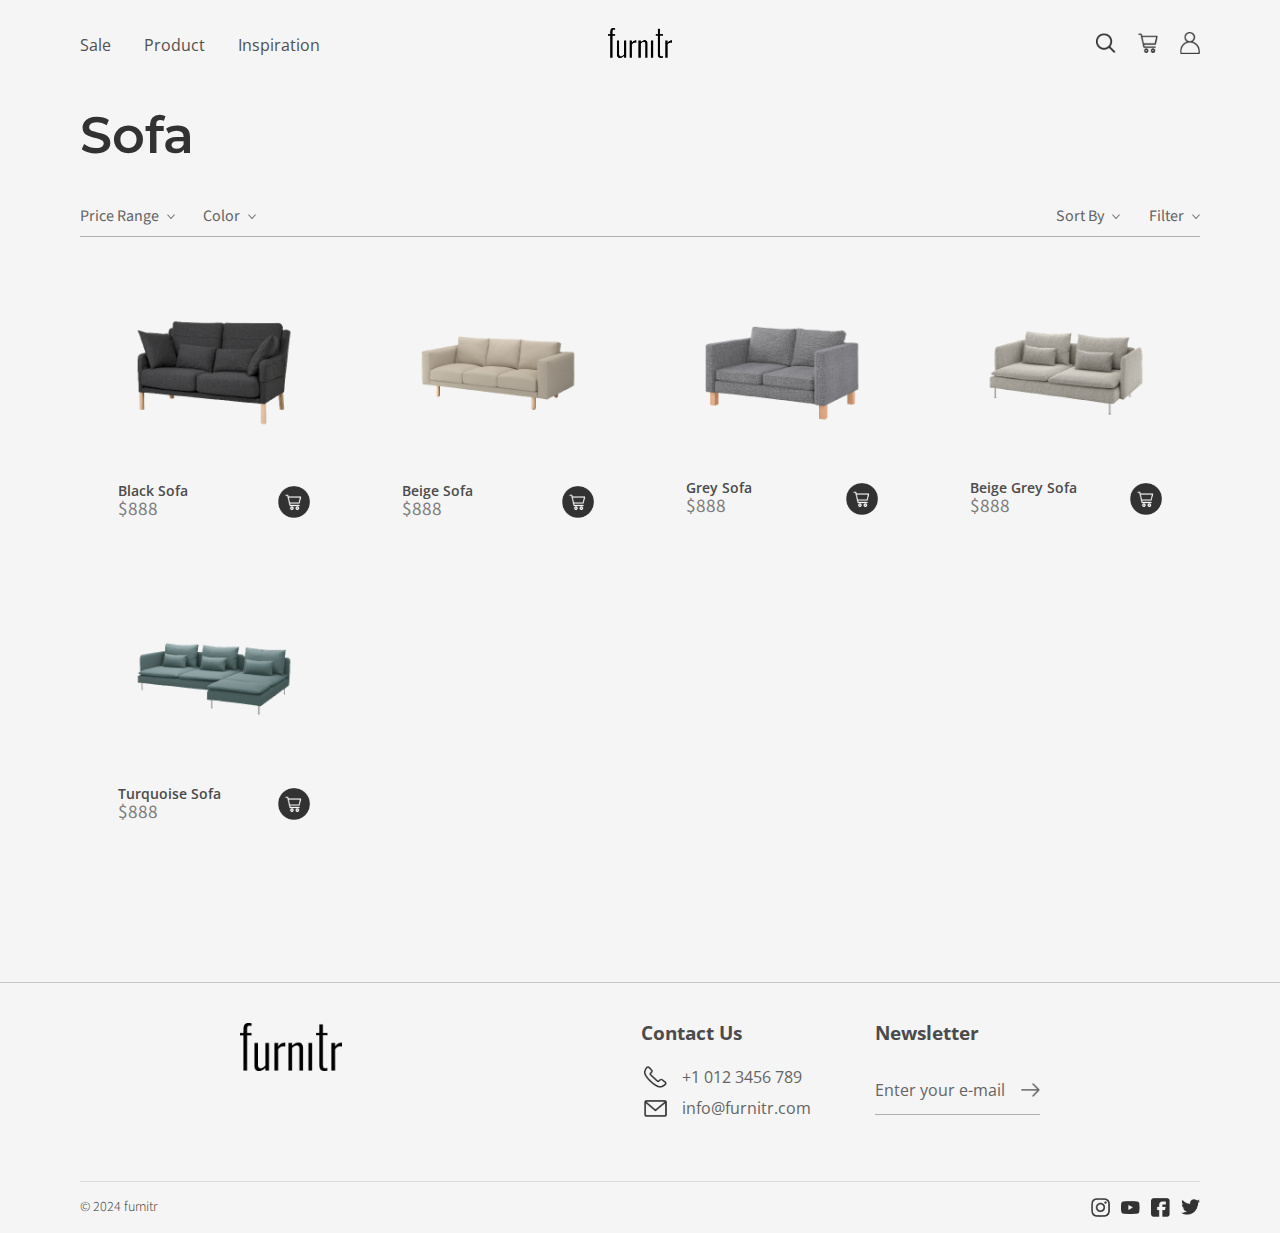
<file: sofa/sofa.html>
<!DOCTYPE html>
<html lang="en">
<head>
    <meta charset="UTF-8">
    <meta name="viewport" content="width=device-width, initial-scale=1.0">
    <title>sofa</title>
    <link rel="icon" href="../img/logo/square.png" type="image/gif">
    <link rel="preconnect" href="https://fonts.gstatic.com">
    <link href="https://fonts.googleapis.com/css2?family=Montserrat:wght@400;500;600;700;800&family=Open+Sans:wght@300;400;600;700&family=Source+Sans+Pro:wght@300;400;600&display=swap" rel="stylesheet">
    <link rel="stylesheet" href="sofa.css">
</head>
<body>
    <nav>
        <div class="main">
            <ul>
                <li><a href="../index.html#sale">Sale</a></li>
                <li><a href="../index.html#product">Product</a></li>
                <li><a href="../index.html#inspiration">Inspiration</a></li>
            </ul>
        </div>
        <a href="../index.html" class="logo"><img src="../img/logo/black.png" alt="" class="logo"></a>
        <div class="icons">
            <ul>
                <li><a href="../search/search.html"><img src="../img/icon/searchnav.png" alt=""></a></li>
                <li><a href="../cart/cart.html"><img src="../img/icon/cartnav.png" alt=""></a></li>
                <li><a href="../account/account.html"><img src="../img/icon/accountnav.png" alt=""></a></li>
            </ul>
        </div>
    </nav>

    <div class="title"><h1>Sofa</h1></div>

    <div class="setting">
        <div class="container">
            <div class="left">
                <div class="price">
                    <p>Price Range</p>
                    <img src="../img/icon/down.png" alt="">
                </div>
                <div class="color">
                    <p>Color</p>
                    <img src="../img/icon/down.png" alt="">
                </div>
            </div>
            <div class="right">
                <div class="sortby">
                    <p>Sort By</p>
                    <img src="../img/icon/down.png" alt="">
                </div>
                <div class="filter">
                    <p>Filter</p>
                    <img src="../img/icon/down.png" alt="">
                </div>
            </div>
        </div>
    </div>

    <div class="catalogue">
        <div class="list">
            <a href="../sofa1/sofa1.html"><img src="img/sofa1.png" alt="" class="product"></a>
            <div class="detail">
                <div class="text">
                    <h3>Black Sofa</h3>
                    <p>$888</p>
                </div>
                <img src="../img/icon/cartproduct.png" alt="">
            </div>
        </div>

        <div class="list">
            <a href="../sofa2/sofa2.html"><img src="img/sofa2.png" alt="" class="product"></a>
            <div class="detail">
                <div class="text">
                    <h3>Beige Sofa</h3>
                    <p>$888</p>
                </div>
                <img src="../img/icon/cartproduct.png" alt="">
            </div>
        </div>

        <div class="list">
            <img src="img/sofa3.png" alt="" class="product">
            <div class="detail">
                <div class="text">
                    <h3> Grey Sofa</h3>
                    <p>$888</p>
                </div>
                <img src="../img/icon/cartproduct.png" alt="">
            </div>
        </div>

        <div class="list">
            <img src="img/sofa4.png" alt="" class="product">
            <div class="detail">
                <div class="text">
                    <h3>Beige Grey Sofa</h3>
                    <p>$888</p>
                </div>
                <img src="../img/icon/cartproduct.png" alt="">
            </div>
        </div>

        <div class="list">
            <img src="img/sofa5.png" alt="" class="product">
            <div class="detail">
                <div class="text">
                    <h3>Turquoise Sofa</h3>
                    <p>$888</p>
                </div>
                <img src="../img/icon/cartproduct.png" alt="">
            </div>
        </div>
    </div>

    <footer>
        <div class="top">
            <img src="../img/logo/black.png" alt="" class="logo">
            <div class="contact">
                <h4>Contact Us</h4>
                <div class="detail">
                    <img src="../img/icon/phone.png" alt="">
                    <p>+1 012 3456 789</p>
                    <img src="../img/icon/email.png" alt="">
                    <p>info@furnitr.com</p>
                </div>
            </div>
            <div class="newsletter">
                <h4>Newsletter</h4>
                <div class="form">
                    <p>Enter your e-mail</p>
                    <img src="../img/icon/rightarrow.png" alt="">
                </div>
            </div>
        </div>
        <div class="bottom">
            <p class="copyright">© 2024 furnitr</p>
            <div class="social">
                <img src="../img/icon/instagram.png" alt="">
                <img src="../img/icon/youtube.png" alt="">
                <img src="../img/icon/facebook.png" alt="">
                <img src="../img/icon/twitter.png" alt="">
            </div>
        </div>
    </footer>

<script>
    let cart = document.querySelectorAll('.detail img')
    for(let i = 0; i < cart.length; i++) {
        cart[i].addEventListener('click', function() {
            alert('Added to cart')
        });
    }
</script>
</body>
</html>
</file>
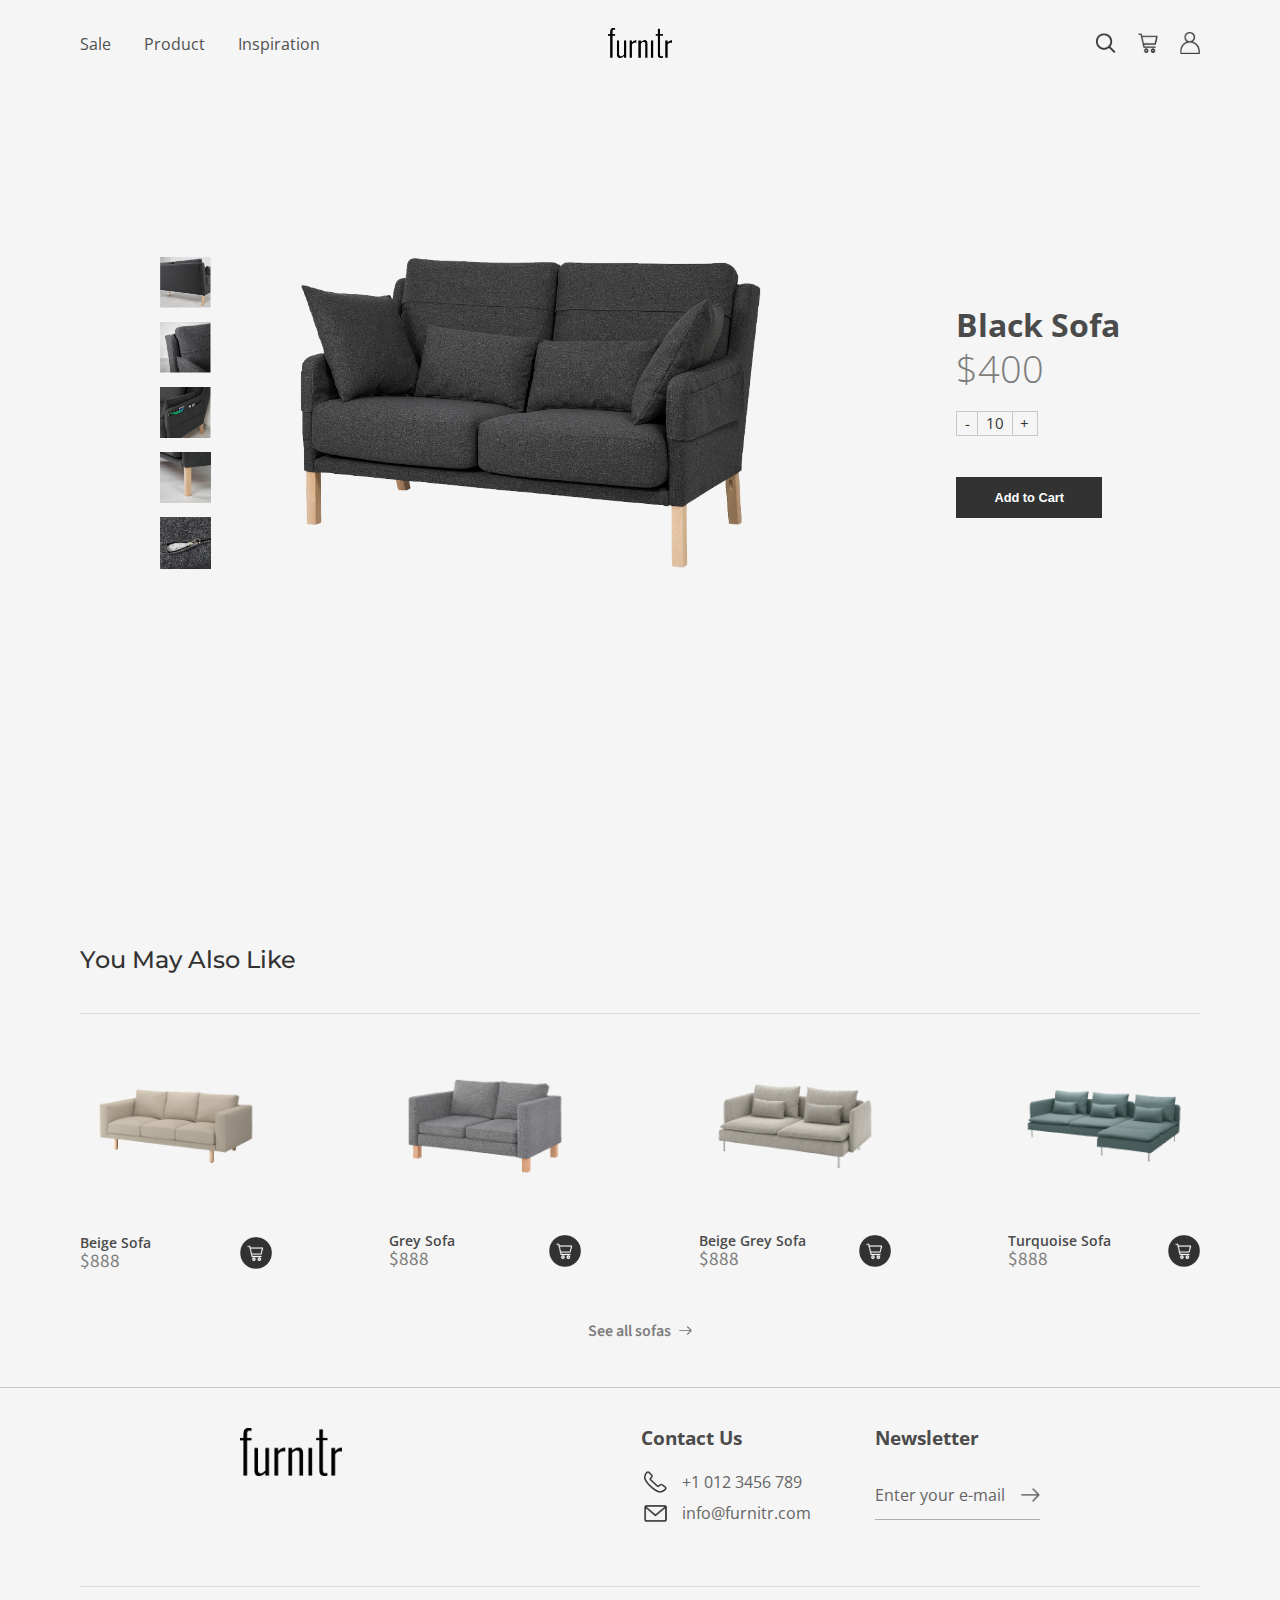
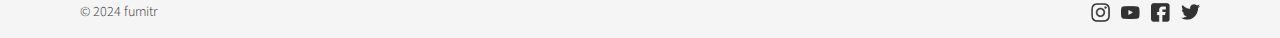
<file: sofa1/sofa1.html>
<!DOCTYPE html>
<html lang="en">
<head>
    <meta charset="UTF-8">
    <meta name="viewport" content="width=device-width, initial-scale=1.0">
    <title>sofa 1</title>
    <link rel="icon" href="../img/logo/square.png" type="image/gif">
    <link rel="preconnect" href="https://fonts.gstatic.com">
    <link href="https://fonts.googleapis.com/css2?family=Montserrat:wght@400;500;600;700;800&family=Open+Sans:wght@300;400;600;700&family=Source+Sans+Pro:wght@300;400;600&display=swap" rel="stylesheet">
    <link rel="stylesheet" href="sofa1.css">
</head>
<body>
    <div class="banner">
        <nav>
            <div class="main">
                <ul>
                    <li><a href="../index.html#sale">Sale</a></li>
                    <li><a href="../index.html#product">Product</a></li>
                    <li><a href="../index.html#inspiration">Inspiration</a></li>
                </ul>
            </div>
            <a href="../index.html" class="logo"><img src="../img/logo/black.png" alt="" class="logo"></a>
            <div class="icons">
                <ul>
                    <li><a href="../search/search.html"><img src="../img/icon/searchnav.png" alt=""></a></li>
                    <li><a href="../cart/cart.html"><img src="../img/icon/cartnav.png" alt=""></a></li>
                    <li><a href="../account/account.html"><img src="../img/icon/accountnav.png" alt=""></a></li>
                </ul>
            </div>
        </nav>

        <div class="product">
            <div class="small">
                <ul>
                    <li><img src="img/1.png" alt=""></li>
                    <li><img src="img/2.png" alt=""></li>
                    <li><img src="img/3.png" alt=""></li>
                    <li><img src="img/4.png" alt=""></li>
                    <li><img src="img/5.png" alt=""></li>
                </ul>
            </div>
            <div class="big">
                <img src="img/sofa1.png" alt="">
            </div>
            <div class="text">
                <h2>Black Sofa</h2>
                <h3>$400</h3>
                <div class="quantity">
                    <p>-</p>
                    <p>10</p>
                    <p>+</p>
                </div>
                <button>Add to Cart</button>
            </div>
        </div>
    </div>

    <div class="recommendation">
        <h4 class="title">You May Also Like</h4>

        <div class="catalogue">
            <div class="list">
                <a href="../sofa2/sofa2.html"><img src="../sofa/img/sofa2.png" alt="" class="product"></a>
                <div class="detail">
                    <div class="text">
                        <h3>Beige Sofa</h3>
                        <p>$888</p>
                    </div>
                    <img src="../img/icon/cartproduct.png" alt="">
                </div>
            </div>
    
            <div class="list">
                <img src="../sofa/img/sofa3.png" alt="" class="product">
                <div class="detail">
                    <div class="text">
                        <h3>Grey Sofa</h3>
                        <p>$888</p>
                    </div>
                    <img src="../img/icon/cartproduct.png" alt="">
                </div>
            </div>
    
            <div class="list">
                <img src="../sofa/img/sofa4.png" alt="" class="product">
                <div class="detail">
                    <div class="text">
                        <h3>Beige Grey Sofa</h3>
                        <p>$888</p>
                    </div>
                    <img src="../img/icon/cartproduct.png" alt="">
                </div>
            </div>
    
            <div class="list">
                <img src="../sofa/img/sofa5.png" alt="" class="product">
                <div class="detail">
                    <div class="text">
                        <h3>Turquoise Sofa</h3>
                        <p>$888</p>
                    </div>
                    <img src="../img/icon/cartproduct.png" alt="">
                </div>
            </div>
        </div>

        <div class="all">
            <a href="../sofa/sofa.html">
                <h4>See all sofas</h4>
                <img src="../img/icon/rightarrow.png" alt="">
            </a>
        </div>
    </div>

    <footer>
        <div class="top">
            <img src="../img/logo/black.png" alt="" class="logo">
            <div class="contact">
                <h4>Contact Us</h4>
                <div class="detail">
                    <img src="../img/icon/phone.png" alt="">
                    <p>+1 012 3456 789</p>
                    <img src="../img/icon/email.png" alt="">
                    <p>info@furnitr.com</p>
                </div>
            </div>
            <div class="newsletter">
                <h4>Newsletter</h4>
                <div class="form">
                    <p>Enter your e-mail</p>
                    <img src="../img/icon/rightarrow.png" alt="">
                </div>
            </div>
        </div>
        <div class="bottom">
            <p class="copyright">© 2024 furnitr</p>
            <div class="social">
                <img src="../img/icon/instagram.png" alt="">
                <img src="../img/icon/youtube.png" alt="">
                <img src="../img/icon/facebook.png" alt="">
                <img src="../img/icon/twitter.png" alt="">
            </div>
        </div>
    </footer>

<script>
    let cart = document.querySelectorAll('.detail img')
    for(let i = 0; i < cart.length; i++) {
        cart[i].addEventListener('click', function() {
            alert('Added to cart')
        });
    }

    let cart2 = document.querySelector('button')
    cart2.addEventListener('click', function() {
        alert('Added to cart');
    });
</script>
</body>
</html>
</file>
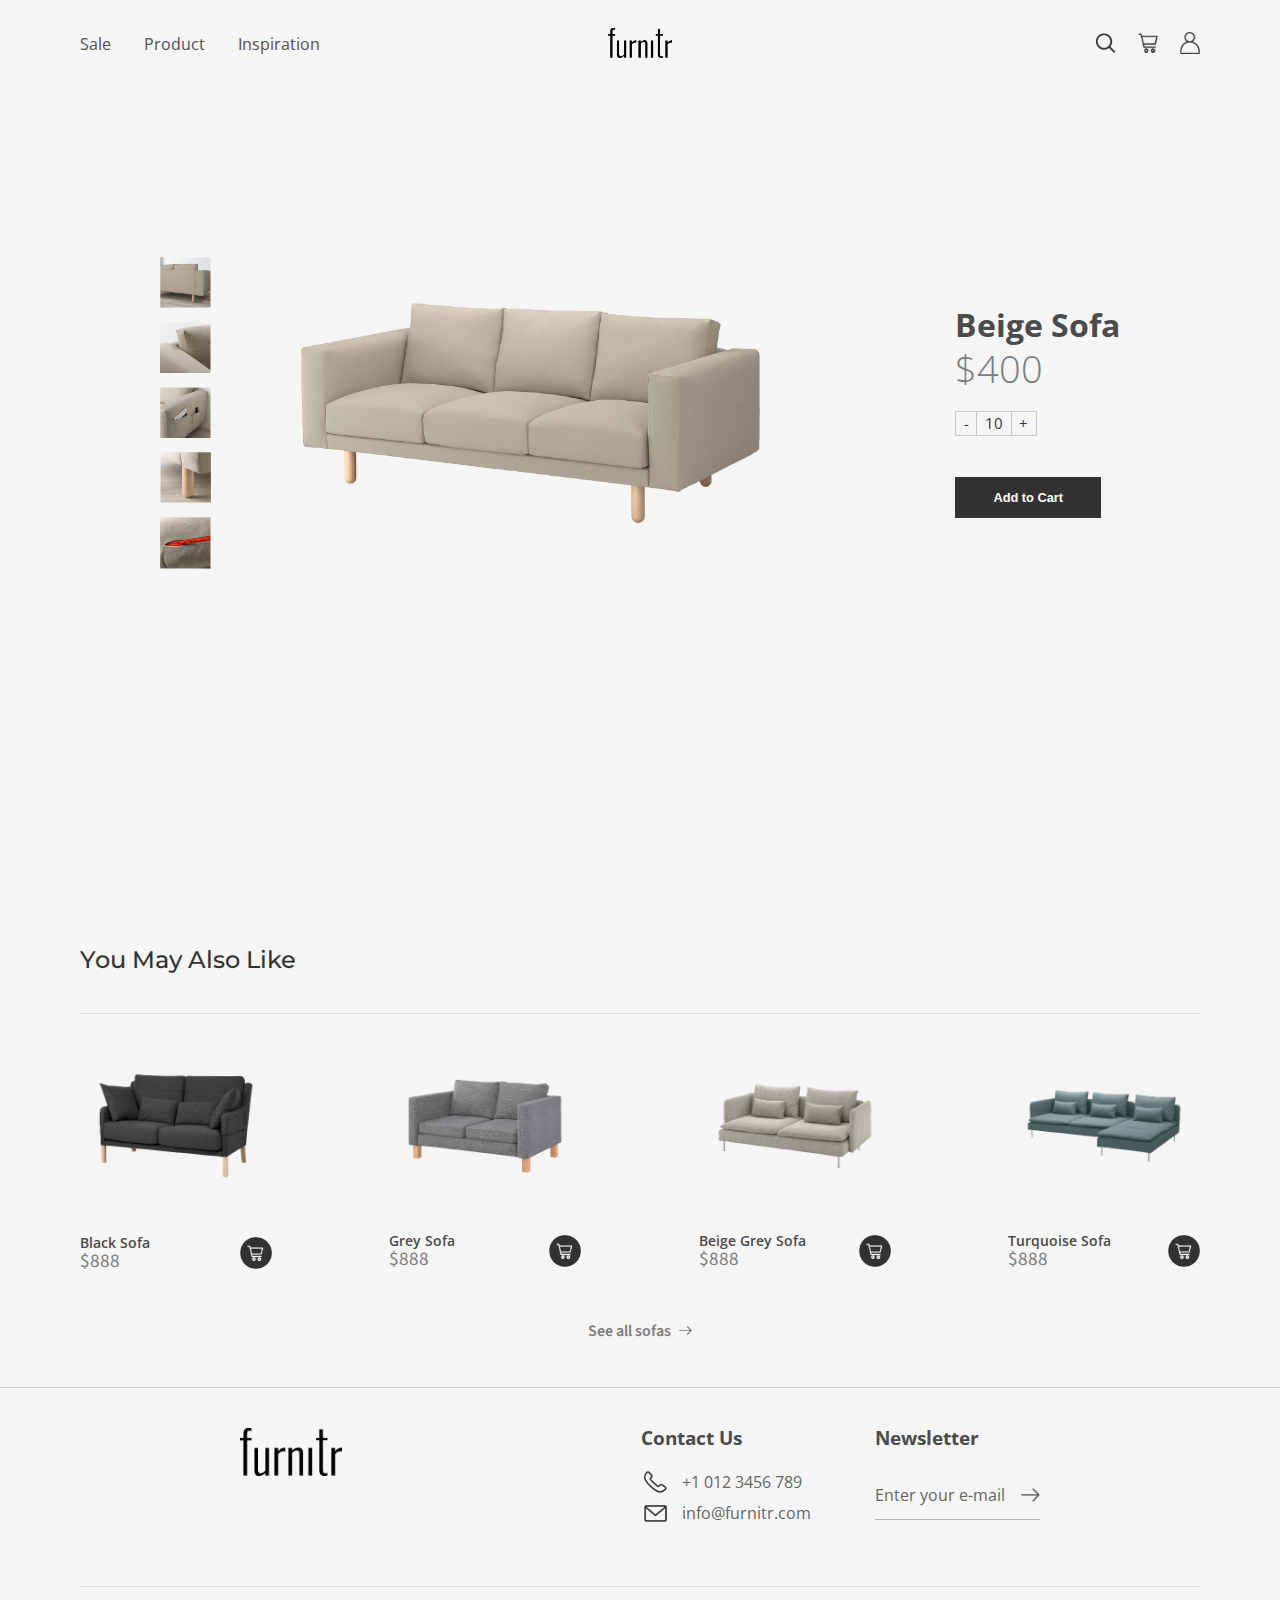
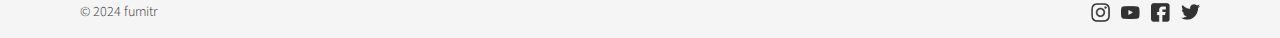
<file: sofa2/sofa2.html>
<!DOCTYPE html>
<html lang="en">
<head>
    <meta charset="UTF-8">
    <meta name="viewport" content="width=device-width, initial-scale=1.0">
    <title>sofa 2</title>
    <link rel="icon" href="../img/logo/square.png" type="image/gif">
    <link rel="preconnect" href="https://fonts.gstatic.com">
    <link href="https://fonts.googleapis.com/css2?family=Montserrat:wght@400;500;600;700;800&family=Open+Sans:wght@300;400;600;700&family=Source+Sans+Pro:wght@300;400;600&display=swap" rel="stylesheet">
    <link rel="stylesheet" href="sofa2.css">
</head>
<body>
    <div class="banner">
        <nav>
            <div class="main">
                <ul>
                    <li><a href="../index.html#sale">Sale</a></li>
                    <li><a href="../index.html#product">Product</a></li>
                    <li><a href="../index.html#inspiration">Inspiration</a></li>
                </ul>
            </div>
            <a href="../index.html" class="logo"><img src="../img/logo/black.png" alt="" class="logo"></a>
            <div class="icons">
                <ul>
                    <li><a href="../search/search.html"><img src="../img/icon/searchnav.png" alt=""></a></li>
                    <li><a href="../cart/cart.html"><img src="../img/icon/cartnav.png" alt=""></a></li>
                    <li><a href="../account/account.html"><img src="../img/icon/accountnav.png" alt=""></a></li>
                </ul>
            </div>
        </nav>

        <div class="product">
            <div class="small">
                <ul>
                    <li><img src="img/1.png" alt=""></li>
                    <li><img src="img/2.png" alt=""></li>
                    <li><img src="img/3.png" alt=""></li>
                    <li><img src="img/4.png" alt=""></li>
                    <li><img src="img/5.png" alt=""></li>
                </ul>
            </div>
            <div class="big">
                <img src="img/sofa2.png" alt="">
            </div>
            <div class="text">
                <h2>Beige Sofa</h2>
                <h3>$400</h3>
                <div class="quantity">
                    <p>-</p>
                    <p>10</p>
                    <p>+</p>
                </div>
                <button>Add to Cart</button>
            </div>
        </div>
    </div>

    <div class="recommendation">
        <h4 class="title">You May Also Like</h4>

        <div class="catalogue">
            <div class="list">
                <a href="../sofa1/sofa1.html"><img src="../sofa/img/sofa1.png" alt="" class="product"></a>
                <div class="detail">
                    <div class="text">
                        <h3>Black Sofa</h3>
                        <p>$888</p>
                    </div>
                    <img src="../img/icon/cartproduct.png" alt="">
                </div>
            </div>
    
            <div class="list">
                <img src="../sofa/img/sofa3.png" alt="" class="product">
                <div class="detail">
                    <div class="text">
                        <h3>Grey Sofa</h3>
                        <p>$888</p>
                    </div>
                    <img src="../img/icon/cartproduct.png" alt="">
                </div>
            </div>
    
            <div class="list">
                <img src="../sofa/img/sofa4.png" alt="" class="product">
                <div class="detail">
                    <div class="text">
                        <h3>Beige Grey Sofa</h3>
                        <p>$888</p>
                    </div>
                    <img src="../img/icon/cartproduct.png" alt="">
                </div>
            </div>
    
            <div class="list">
                <img src="../sofa/img/sofa5.png" alt="" class="product">
                <div class="detail">
                    <div class="text">
                        <h3>Turquoise Sofa</h3>
                        <p>$888</p>
                    </div>
                    <img src="../img/icon/cartproduct.png" alt="">
                </div>
            </div>
        </div>

        <div class="all">
            <a href="../sofa/sofa.html">
                <h4>See all sofas</h4>
                <img src="../img/icon/rightarrow.png" alt="">
            </a>
        </div>
    </div>

    <footer>
        <div class="top">
            <img src="../img/logo/black.png" alt="" class="logo">
            <div class="contact">
                <h4>Contact Us</h4>
                <div class="detail">
                    <img src="../img/icon/phone.png" alt="">
                    <p>+1 012 3456 789</p>
                    <img src="../img/icon/email.png" alt="">
                    <p>info@furnitr.com</p>
                </div>
            </div>
            <div class="newsletter">
                <h4>Newsletter</h4>
                <div class="form">
                    <p>Enter your e-mail</p>
                    <img src="../img/icon/rightarrow.png" alt="">
                </div>
            </div>
        </div>
        <div class="bottom">
            <p class="copyright">© 2024 furnitr</p>
            <div class="social">
                <img src="../img/icon/instagram.png" alt="">
                <img src="../img/icon/youtube.png" alt="">
                <img src="../img/icon/facebook.png" alt="">
                <img src="../img/icon/twitter.png" alt="">
            </div>
        </div>
    </footer>

<script>
    let cart = document.querySelectorAll('.detail img')
    for(let i = 0; i < cart.length; i++) {
        cart[i].addEventListener('click', function() {
            alert('Added to cart')
        });
    }

    let cart2 = document.querySelector('button')
    cart2.addEventListener('click', function() {
        alert('Added to cart');
    });
</script>
</body>
</html>
</file>
<file: style.css>
/* css reset */
/* http://meyerweb.com/eric/tools/css/reset/ 
   v2.0 | 20110126
   License: none (public domain)
*/
html, body, div, span, applet, object, iframe, h1, h2, h3, h4, h5, h6, p, blockquote, pre, a, abbr, acronym, address, big, cite, code, del, dfn, em, img, ins, kbd, q, s, samp, small, strike, strong, sub, sup, tt, var, b, u, i, center, dl, dt, dd, ol, ul, li, fieldset, form, label, legend, table, caption, tbody, tfoot, thead, tr, th, td, article, aside, canvas, details, embed, figure, figcaption, footer, header, hgroup,  menu, nav, output, ruby, section, summary, time, mark, audio, video {
	margin: 0;
	padding: 0;
	border: 0;
	font-size: 100%;
	font: inherit;
	vertical-align: baseline;
}
/* HTML5 display-role reset for older browsers */
article, aside, details, figcaption, figure,  footer, header, hgroup, menu, nav, section {
	display: block;
}
body {
	line-height: 1;
}
ol, ul {
	list-style: none;
}
blockquote, q {
	quotes: none;
}
blockquote:before, blockquote:after, q:before, q:after {
	content: '';
	content: none;
}
table {
	border-collapse: collapse;
	border-spacing: 0;
}
/* css reset end */

html {
	scroll-behavior: smooth;
	color: #323232;
	background-color: #f5f5f5;
	overflow-x: hidden;
}

a {
	text-decoration: none;
	color: #323232;
}

/* banner */
.banner {
	background-image: linear-gradient(to right, #e6e6e6, #ebebeb, #efefef, #f4f4f4, #f9f9f9, #f8f8f8, #f7f7f7, #f6f6f6, #efefef, #e9e9e9, #e2e2e2, #dcdcdc);
	height: 100vh;
	position: relative;
}

.banner nav {
    display: grid;
	grid-template-columns: 3fr 3fr 3fr;
	align-items: center;
	padding: 1.75em 5em 0;
}

.banner nav .main ul {
    display: flex;
    justify-content: space-between;
	align-items: center;
	justify-self: left;
	width: 15em;
	font-family: 'Open Sans', sans-serif;
	font-weight: 400;
}

.banner nav .main ul a {
	color: rgb(80, 80, 80);
}

.banner nav img.logo {
	width: 4em;
}

.banner nav a {
	justify-self: center;
}

.banner nav .icons {
	justify-self: end;
	width: 6.5em;
}

.banner nav .icons ul {
    display: flex;
    justify-content: space-between;
	align-items: center;
}

.banner nav .icons ul img {
	width: 1.25em;
}

.banner img.chair {
	width: 70vw;
	position: absolute;
	bottom: 0;
}

.banner .image {
	padding-top: 30vh;
	padding-left: 70vw;
}

.banner .image h3 {
	font-family: 'Open Sans', sans-serif;
	font-weight: 700;
	font-size: 2.5vw;
	margin-bottom: 0.2em;
	color: rgb(75, 75, 75);
}

.banner .image p {
	font-family: 'Open Sans', sans-serif;
	font-weight: 300;
	font-size: 3.5vw;
	color: rgb(125, 125, 125);
}

.banner .image button {
	font-family: 'Open Sans', sans-serif;
	font-weight: 600;
	background-color: #323232;
	color: white;
	outline: none;
	border: none;
	padding: 1em 3em;
	font-size: 1vw;
	margin-top: 2em;
}
/* banner end */

/* sale */
.sale {
	height: 100vh;
	display: flex;
	flex-direction: column;
	padding: 2.5em 5em;
	box-sizing: border-box;
}

.sale h2.title {
	font-family: 'Source Sans Pro', sans-serif;
	font-weight: 600;
	font-size: 1.75vw;
	color: rgb(100, 100, 100);
}

.sale .middle {
	display: flex;
	align-items: center;
	justify-content: space-between;
	margin-bottom: 2em;
}

.sale .middle .left, .sale .middle .right {
	width: 1em;
}

.sale .middle .text h1 {
	font-family: 'Montserrat', sans-serif;
	font-weight: 800;
	font-size: 5vw;
}

.sale .middle .text h2, .sale .middle .text h3, .sale .middle .text p, .sale .middle .text button {
	font-family: 'Open Sans', sans-serif;
}

.sale .middle .text h2 {
	font-weight: 300;
	font-size: 3vw;
	margin-bottom: 2em;
	color: rgb(100, 100, 100);
}

.sale .middle .text h3 {
	font-weight: 700;
	font-size: 1.5em;
	margin-bottom: .5em;
	color: rgb(75, 75, 75);
}

.sale .middle .text img {
	width: 4vw;
}

.sale .middle .text p {
	font-weight: 300;
	font-size: 2.5vw;
	color: rgb(125, 125, 125);
}

.sale .middle .text button {
	font-weight: 600;
	background-color: #323232;
	color: white;
	outline: none;
	border: none;
	padding: 1em 2.75em;
	font-size: .9vw;
	margin-top: 2em;
}

.sale .middle .cupboard {
	width: 40vw;
}

.sale .navigation {
	align-self: center;
	width: 5em;
}

.sale .navigation ul {
	display: flex;
	justify-content: space-between;
}

.sale .navigation ul img {
	width: .6em;
}
/* sale end */

/* product */
.product {
	padding: 2.5em 5em;
}

.product h2.title {
	font-family: 'Source Sans Pro', sans-serif;
	font-weight: 600;
	font-size: 1.75vw;
	margin-bottom: 1.5em;
	color: rgb(100, 100, 100);
}

.product .category {
	display: grid;
	grid-template-columns: 1fr 1fr;
}

.product .category .left {
	justify-self: start;
}

.product .category .right {
	justify-self: end;
}

.product .category img:not(.arrow) {
	width: 43vw;
	margin-bottom: .75em;
}

.product .category .detail, .product .category a {
	display: flex;
	align-items: center;
	margin-bottom: 2.5em;
}

.product .category p {
	font-family: 'Open Sans', sans-serif;
	font-weight: 400;
	font-size: 1.75vw;
	margin-right: .5em;
	color: rgb(100, 100, 100);
}

.product .category img.arrow {
	width: 1.5vw;
}

.product .all {
	display: flex;
	align-items: center;
	justify-content: center;
	margin: .25em 0 0;
	font-family: 'Source Sans Pro', sans-serif;
	font-weight: 600;
	font-size: 1.25vw;
	color: rgb(125, 125, 125);
}

.product .all img {
	width: 1vw;
	margin-left: .5em;
}
/* product end */

/* inspiration */
.inspiration {
	height: 100vh;
	display: flex;
	flex-direction: column;
	padding: 2.5em 5em;
	box-sizing: border-box;
}

.inspiration h2.title {
	font-family: 'Source Sans Pro', sans-serif;
	font-weight: 600;
	font-size: 1.75vw;
	margin-bottom: 1.5em;
	color: rgb(100, 100, 100);
}

.inspiration .images {
	display: flex;
	align-items: center;
	position: relative;
	justify-content: center;
	margin-bottom: .8em;
}

.inspiration .images img.main {
	width: 47.5vw;
}

.inspiration .images img:not(.main) {
	width: 35vw;
}

.inspiration .images img.left {
	position: absolute;
	left: -17.5em;
}

.inspiration .images img.right {
	position: absolute;
	right: -17.5em;
}

.inspiration p.image {
	align-self: center;
	font-family: 'Open Sans', sans-serif;
	font-weight: 400;
	font-size: 1.3vw;
	color: rgb(75, 75, 75);
}

.inspiration .navigation {
	display: grid;
	grid-template-columns: 1fr 3fr 1fr;
	justify-items: center;
	align-items: center;
}

.inspiration input {
	-webkit-appearance: none;
    width: 25vw;
    height: 1px;
    background-color:rgb(175, 175, 175);
	outline: none;
	margin-top: 3em;
}

.inspiration input::-webkit-slider-thumb {
	-webkit-appearance: none;
    appearance: none;
    width: 2vw;
    height: 5px;
    border: 0;
	cursor: pointer;
	background-color: rgb(125, 125, 125);
}

.inspiration .number {
	justify-self: end;
	font-family: 'Montserrat', sans-serif;
	font-weight: 400;
	font-size: 1.25vw;
	color: rgb(75, 75, 75);
}
/* inspiration end */

/* footer */
footer {
	padding: 2.5em 5em 1em;
	border-top: 1px solid rgb(200, 200, 200);
}

footer h4 {
	font-family: 'Open Sans', sans-serif;
	font-weight: 700;
	font-size: 1.5vw;
	margin-bottom: 1.25em;
	color: rgb(75, 75, 75);
}

footer .top {
	display: grid;
	grid-template-columns: 3fr 2fr 2fr;
	justify-items: end;
	padding: 0 12.5vw 4em;
}

footer .top p {
	font-family: 'Open Sans', sans-serif;
	font-weight: 400;
	color: rgb(100, 100, 100)
}

footer .top .logo {
	justify-self: start;
	width: 8vw;
}

footer .top .contact .detail {
	display: grid;
	grid-template-columns: 1fr 5fr;
	align-items: center;
	justify-items: start;
	row-gap: .75em;
}

footer .top .contact .detail img {
	width: 1.75vw;
	justify-self: center;
}

footer .top .contact p {
	margin-left: .8em;
}

footer .top .newsletter .form {
	display: flex;
	align-items: center;
	border-bottom: 1px solid rgb(175, 175, 175);
	height: 3em;
}

footer .top .newsletter .form img {
	width: 1.5vw;
	margin-left: 1em;
}

footer .bottom {
	display: flex;
	align-items: center;
	justify-content: space-between;
	border-top: 1px solid rgb(220, 220, 220);
	padding-top: 1em;
}

footer .bottom p {
	font-family: 'Source Sans Pro', sans-serif;
	font-weight: 300;
	font-size: 1.1vw;
}

footer .bottom .social {
	display: flex;
	align-items: center;
	justify-content: space-between;
	width: 8.5vw;
}

footer .bottom img {
	width: 1.5vw;
}
/* footer end */
</file>
<file: account/account.css>
/* css reset */
/* http://meyerweb.com/eric/tools/css/reset/ 
   v2.0 | 20110126
   License: none (public domain)
*/
html, body, div, span, applet, object, iframe, h1, h2, h3, h4, h5, h6, p, blockquote, pre, a, abbr, acronym, address, big, cite, code, del, dfn, em, img, ins, kbd, q, s, samp, small, strike, strong, sub, sup, tt, var, b, u, i, center, dl, dt, dd, ol, ul, li, fieldset, form, label, legend, table, caption, tbody, tfoot, thead, tr, th, td, article, aside, canvas, details, embed, figure, figcaption, footer, header, hgroup,  menu, nav, output, ruby, section, summary, time, mark, audio, video {
	margin: 0;
	padding: 0;
	border: 0;
	font-size: 100%;
	font: inherit;
	vertical-align: baseline;
}
/* HTML5 display-role reset for older browsers */
article, aside, details, figcaption, figure,  footer, header, hgroup, menu, nav, section {
	display: block;
}
body {
	line-height: 1;
}
ol, ul {
	list-style: none;
}
blockquote, q {
	quotes: none;
}
blockquote:before, blockquote:after, q:before, q:after {
	content: '';
	content: none;
}
table {
	border-collapse: collapse;
	border-spacing: 0;
}
/* css reset end */

html {
	scroll-behavior: smooth;
	color: #323232;
	background-color: #f5f5f5;
	overflow-x: hidden;
}

a {
	text-decoration: none;
	color: #323232;
}

/* nav */
nav {
    display: grid;
	grid-template-columns: 3fr 3fr 3fr;
	align-items: center;
	padding: 1.75em 5em 0;
}

nav .main ul {
    display: flex;
    justify-content: space-between;
	align-items: center;
	justify-self: left;
	width: 15em;
	font-family: 'Open Sans', sans-serif;
	font-weight: 400;
}

nav .main ul a {
	color: rgb(80, 80, 80);
}

nav img.logo {
	width: 4em;
}

nav a {
	justify-self: center;
}

nav .icons {
	justify-self: end;
	width: 6.5em;
}

nav .icons ul {
    display: flex;
    justify-content: space-between;
	align-items: center;
}

nav .icons ul img {
	width: 1.25em;
}
/* nav end */

.title {
	padding: 3em 5em;
}

.title h1 {
	font-family: 'Montserrat', sans-serif;
	font-weight: 600;
	font-size: 4vw;
}

.container {
	padding: 0 5em;
	display: flex;
	justify-content: space-between;
}

/* left */
.left {
	padding-right: 3vw;
	border-right: 1px solid rgb(200, 200, 200);
}

.left h3 {
	font-family: 'Open Sans', sans-serif;
	font-weight: 600;
	font-size: 2.25vw;
	margin-bottom: 1em;
}

.left p {
	font-family: 'Open Sans', sans-serif;
	font-weight: 500;
	font-size: 1.25vw;
}

.left a {
	color: rgb(125, 125, 125);
}
/* left end */

/* right */
.right .form {
	display: flex;
	justify-content: space-between;
}

.right .subleft {
	margin-right: 10vw;
	width: 25vw;
}

.right .subright {
	width: 27.5vw;
}

.right h4 {
	font-family: 'Source Sans Pro', sans-serif;
	font-weight: 600;
	font-size: 1.3vw;
	color: rgb(100, 100, 100);
	margin-bottom: .75em;
}

.right p {
	font-family: 'Source Sans Pro', sans-serif;
	font-weight: 400;
}

.right .name, .right .phone, .right .country, .right .email, .right .password, .right .new {
	margin-bottom: 2em;
}

.right .name p, .right .number, .right  .usa, .right .email p, .right .write p, .right .new p {
	padding-bottom: .5em;
	border-bottom: 1px solid rgb(175, 175, 175);
}

.right .name, .right .password, .right .new {
	display: flex;
	justify-content: space-between;
}

.right .first, .right .last, .right .phone, .right .country {
	width: 11vw;
}

.right .number img:not(.usaflag) {
	margin: 0 1em 0 .5em;
}

.right .number, .right .usa {
	display: flex;
	align-items: center;
}

.right .usa {
	justify-content: space-between;
	padding-right: .5em;
}

.right .usaflag {
	display: flex;
	align-items: center;
}

.right img:not(.usaflag) {
	width: .5em;
}

.right img.usaflag {
	width: 1.25em;
	margin-right: .75em;
}

.right .password {
	align-items: center;
}

.right .email, .right .write, .right .make, .right .confirm, .right .forgot {
	width: 12vw;
}

.save {
	display: flex;
	justify-content: flex-end;
}

button {
	margin-bottom: 5em;
	font-family: 'Open Sans', sans-serif;
	font-weight: 600;
	background-color: #323232;
	color: white;
	outline: none;
	border: none;
	padding: 1em 3em;
	font-size: 1vw;
	margin-top: 2em;
	justify-self: end;
}
/* right end */

/* footer */
footer {
	padding: 2.5em 5em 1em;
	border-top: 1px solid rgb(200, 200, 200);
}

footer h4 {
	font-family: 'Open Sans', sans-serif;
	font-weight: 700;
	font-size: 1.5vw;
	margin-bottom: 1.25em;
	color: rgb(75, 75, 75);
}

footer .top {
	display: grid;
	grid-template-columns: 3fr 2fr 2fr;
	justify-items: end;
	padding: 0 12.5vw 4em;
}

footer .top p {
	font-family: 'Open Sans', sans-serif;
	font-weight: 400;
	color: rgb(100, 100, 100)
}

footer .top .logo {
	justify-self: start;
	width: 8vw;
}

footer .top .contact .detail {
	display: grid;
	grid-template-columns: 1fr 5fr;
	align-items: center;
	justify-items: start;
	row-gap: .75em;
}

footer .top .contact .detail img {
	width: 1.75vw;
	justify-self: center;
}

footer .top .contact p {
	margin-left: .8em;
}

footer .top .newsletter .form {
	display: flex;
	align-items: center;
	border-bottom: 1px solid rgb(175, 175, 175);
	height: 3em;
}

footer .top .newsletter .form img {
	width: 1.5vw;
	margin-left: 1em;
}

footer .bottom {
	display: flex;
	align-items: center;
	justify-content: space-between;
	border-top: 1px solid rgb(220, 220, 220);
	padding-top: 1em;
}

footer .bottom p {
	font-family: 'Source Sans Pro', sans-serif;
	font-weight: 300;
	font-size: 1.1vw;
}

footer .bottom .social {
	display: flex;
	align-items: center;
	justify-content: space-between;
	width: 8.5vw;
}

footer .bottom img {
	width: 1.5vw;
}
/* footer end */
</file>
<file: cart/cart.css>
/* css reset */
/* http://meyerweb.com/eric/tools/css/reset/ 
   v2.0 | 20110126
   License: none (public domain)
*/
html, body, div, span, applet, object, iframe, h1, h2, h3, h4, h5, h6, p, blockquote, pre, a, abbr, acronym, address, big, cite, code, del, dfn, em, img, ins, kbd, q, s, samp, small, strike, strong, sub, sup, tt, var, b, u, i, center, dl, dt, dd, ol, ul, li, fieldset, form, label, legend, table, caption, tbody, tfoot, thead, tr, th, td, article, aside, canvas, details, embed, figure, figcaption, footer, header, hgroup,  menu, nav, output, ruby, section, summary, time, mark, audio, video {
	margin: 0;
	padding: 0;
	border: 0;
	font-size: 100%;
	font: inherit;
	vertical-align: baseline;
}
/* HTML5 display-role reset for older browsers */
article, aside, details, figcaption, figure,  footer, header, hgroup, menu, nav, section {
	display: block;
}
body {
	line-height: 1;
}
ol, ul {
	list-style: none;
}
blockquote, q {
	quotes: none;
}
blockquote:before, blockquote:after, q:before, q:after {
	content: '';
	content: none;
}
table {
	border-collapse: collapse;
	border-spacing: 0;
}
/* css reset end */

html {
	scroll-behavior: smooth;
	color: #323232;
	background-color: #f5f5f5;
	overflow-x: hidden;
}

a {
	text-decoration: none;
	color: #323232;
}

/* nav */
nav {
    display: grid;
	grid-template-columns: 3fr 3fr 3fr;
	align-items: center;
	padding: 1.75em 5em 0;
}

nav .main ul {
    display: flex;
    justify-content: space-between;
	align-items: center;
	justify-self: left;
	width: 15em;
	font-family: 'Open Sans', sans-serif;
	font-weight: 400;
}

nav .main ul a {
	color: rgb(80, 80, 80);
}

nav img.logo {
	width: 4em;
}

nav a {
	justify-self: center;
}

nav .icons {
	justify-self: end;
	width: 6.5em;
}

nav .icons ul {
    display: flex;
    justify-content: space-between;
	align-items: center;
}

nav .icons ul img {
	width: 1.25em;
}
/* nav end */

.title {
	padding: 3em 5em;
}

.title h1 {
	font-family: 'Montserrat', sans-serif;
	font-weight: 600;
	font-size: 4vw;
}

.container {
	padding: 0 5em;
	display: grid;
	grid-template-columns: 4fr 2fr;
	border-top: 1px solid rgb(200, 200, 200);
}

/* left */
.left {
	border-right: 1px solid rgb(200, 200, 200);
	padding-top: 2em;
	padding-right: 3em;
}

.left .info {
	display: grid;
	grid-template-columns: 1.25fr .5fr .5fr .5fr .1fr;
	border-bottom: 1px solid rgb(230, 230, 230);
	padding-bottom: .5em;
	font-family: 'Source Sans Pro', sans-serif;
	font-weight: 400;
	color: rgb(175, 175, 175);
	font-size: .9em;
}

.left .list .card {
	display: grid;
	grid-template-columns: 1.25fr .5fr .5fr .5fr .1fr;
	align-items: center;
	padding: 1em 0;
	border-bottom: 1px solid rgb(200, 200, 200);
}

.left .list .card:last-child {
	border-bottom: 0;
}

.left .list .card:not(.product) {
	font-family: 'Open Sans', sans-serif;
	font-weight: 400;
	color: rgb(100, 100, 100);
}

.left .list .card .product {
	display: flex;
	align-items: center;
}

.left .list .card .product img {
	width: 8vw;
	margin-right: 2em;
}

.left .list .card .product h3 {
	font-family: 'Open Sans', sans-serif;
	font-weight: 600;
	font-size: 1em;
	color: rgb(75, 75, 75);
}

.left .list .card .quantity {
    display: flex;
    font-size: 1vw;
    font-weight: 400;
}

.left .list .card .quantity p {
    padding: .25em .5em;
    border: 1px solid rgb(200, 200, 200);
}

.left .list .card .quantity p:nth-child(2) {
    border-right: 0;
    border-left: 0;
}

.left .list .card .cancel {
	width: .75em;
}
/* left end */

/* right */
.right {
	padding-top: 2em;
	padding-left: 3em;
}

.right .coupon {
	margin-bottom: 5em;
}

.right .coupon h4 {
	font-family: 'Source Sans Pro', sans-serif;
	font-weight: 600;
	font-size: 1.4vw;
	margin-bottom: .8em;
}

.right .coupon .form {
	display: flex;
	justify-content: space-between;
	align-items: center;
	width: 15vw;
	border-bottom: 1px solid rgb(200, 200, 200);
	padding: 1em 0;
	font-family: 'Open Sans', sans-serif;
	font-weight: 600;
	color: rgb(200, 200, 200);
	font-size: 1vw;
}

.right .coupon .form img {
	width: 1.25em;
}

.right .total .price {
	display: flex;
	justify-content: space-between;
	align-items: center;
	font-family: 'Open Sans', sans-serif;
	font-weight: 700;
	font-size: 1.25vw;
}

.right .total button {
	width: 100%;
	font-family: 'Open Sans', sans-serif;
	font-weight: 600;
	background-color: #323232;
	outline: none;
	border: none;
	padding: .75em 0;
	font-size: 1vw;
	cursor: pointer;
	margin-top: 1.25em;
}

.right .total button a {
	color: white;
}
/* right end */

/* footer */
footer {
	padding: 2.5em 5em 1em;
	border-top: 1px solid rgb(200, 200, 200);
}

footer h4 {
	font-family: 'Open Sans', sans-serif;
	font-weight: 700;
	font-size: 1.5vw;
	margin-bottom: 1.25em;
	color: rgb(75, 75, 75);
}

footer .top {
	display: grid;
	grid-template-columns: 3fr 2fr 2fr;
	justify-items: end;
	padding: 0 12.5vw 4em;
}

footer .top p {
	font-family: 'Open Sans', sans-serif;
	font-weight: 400;
	color: rgb(100, 100, 100)
}

footer .top .logo {
	justify-self: start;
	width: 8vw;
}

footer .top .contact .detail {
	display: grid;
	grid-template-columns: 1fr 5fr;
	align-items: center;
	justify-items: start;
	row-gap: .75em;
}

footer .top .contact .detail img {
	width: 1.75vw;
	justify-self: center;
}

footer .top .contact p {
	margin-left: .8em;
}

footer .top .newsletter .form {
	display: flex;
	align-items: center;
	border-bottom: 1px solid rgb(175, 175, 175);
	height: 3em;
}

footer .top .newsletter .form img {
	width: 1.5vw;
	margin-left: 1em;
}

footer .bottom {
	display: flex;
	align-items: center;
	justify-content: space-between;
	border-top: 1px solid rgb(220, 220, 220);
	padding-top: 1em;
}

footer .bottom p {
	font-family: 'Source Sans Pro', sans-serif;
	font-weight: 300;
	font-size: 1.1vw;
}

footer .bottom .social {
	display: flex;
	align-items: center;
	justify-content: space-between;
	width: 8.5vw;
}

footer .bottom img {
	width: 1.5vw;
}
/* footer end */
</file>
<file: chair/chair.css>
/* css reset */
/* http://meyerweb.com/eric/tools/css/reset/ 
   v2.0 | 20110126
   License: none (public domain)
*/
html, body, div, span, applet, object, iframe, h1, h2, h3, h4, h5, h6, p, blockquote, pre, a, abbr, acronym, address, big, cite, code, del, dfn, em, img, ins, kbd, q, s, samp, small, strike, strong, sub, sup, tt, var, b, u, i, center, dl, dt, dd, ol, ul, li, fieldset, form, label, legend, table, caption, tbody, tfoot, thead, tr, th, td, article, aside, canvas, details, embed, figure, figcaption, footer, header, hgroup,  menu, nav, output, ruby, section, summary, time, mark, audio, video {
	margin: 0;
	padding: 0;
	border: 0;
	font-size: 100%;
	font: inherit;
	vertical-align: baseline;
}
/* HTML5 display-role reset for older browsers */
article, aside, details, figcaption, figure,  footer, header, hgroup, menu, nav, section {
	display: block;
}
body {
	line-height: 1;
}
ol, ul {
	list-style: none;
}
blockquote, q {
	quotes: none;
}
blockquote:before, blockquote:after, q:before, q:after {
	content: '';
	content: none;
}
table {
	border-collapse: collapse;
	border-spacing: 0;
}
/* css reset end */

html {
	scroll-behavior: smooth;
	color: #323232;
	background-color: #f5f5f5;
	overflow-x: hidden;
}

a {
	text-decoration: none;
	color: #323232;
}

/* nav */
nav {
    display: grid;
	grid-template-columns: 3fr 3fr 3fr;
	align-items: center;
	padding: 1.75em 5em 0;
}

nav .main ul {
    display: flex;
    justify-content: space-between;
	align-items: center;
	justify-self: left;
	width: 15em;
	font-family: 'Open Sans', sans-serif;
	font-weight: 400;
}

nav .main ul a {
	color: rgb(80, 80, 80);
}

nav img.logo {
	width: 4em;
}

nav a {
	justify-self: center;
}

nav .icons {
	justify-self: end;
	width: 6.5em;
}

nav .icons ul {
    display: flex;
    justify-content: space-between;
	align-items: center;
}

nav .icons ul img {
	width: 1.25em;
}
/* nav end */

.title {
	padding: 3em 5em;
}

.title h1 {
	font-family: 'Montserrat', sans-serif;
	font-weight: 600;
	font-size: 4vw;
}

/* setting */
.setting {
	padding: 0 5em 1.5em;
	font-family: 'Source Sans Pro', sans-serif;
	font-weight: 400;
	color: rgb(100, 100, 100);
}

.setting .container {
	display: flex;
	justify-content: space-between;
	border-bottom: 1px solid rgb(175, 175, 175);
	padding-bottom: .75em;
	margin-bottom: 2em;
}

.setting img {
	width: .5em;
	height: auto;
	margin-left: .5em;
}

.setting .left, .setting .right {
	display: flex;
	align-items: center;
}

.setting .left {
	justify-content: space-between;
	width: 11em;
}

.setting .right {
	justify-content: space-between;
	width: 9em;
}

.setting .price, .setting .color, .setting .sortby, .setting .filter {
	display: flex;
	align-items: center;
}
/* setting end */

/* catalogue */
.catalogue {
	padding: 0 5em;
	display: grid;
	grid-template-columns: 1fr 1fr 1fr 1fr;
	column-gap: 1em;
	justify-items: center;
}

.catalogue .list {
	margin-bottom: 5em;
	display: flex;
	flex-direction: column;
	align-items: center;
}

.catalogue img.product {
	width: 12.5vw;
	margin-bottom: 1.75em;
	text-align: center;
}

.catalogue .list .detail {
	display: flex;
	justify-content: space-between;
	width: 15vw;
	align-items: center;
}

.catalogue .list .detail h3 {
	font-family: 'Open Sans', sans-serif;
	font-weight: 600;
	font-size: 1.1vw;
	margin-bottom: .1em;
	color: rgb(75, 75, 75);
}

.catalogue .list .detail p {
	font-family: 'Source Sans Pro', sans-serif;
	font-weight: 400;
	font-size: 1.2em;
	color: rgb(125, 125, 125);
}

.catalogue .list .detail img {
	width: 2em;
	cursor: pointer;
}
/* catalogue end */

/* footer */
footer {
	padding: 2.5em 5em 1em;
	border-top: 1px solid rgb(200, 200, 200);
	margin-top: 5em;
}

footer h4 {
	font-family: 'Open Sans', sans-serif;
	font-weight: 700;
	font-size: 1.5vw;
	margin-bottom: 1.25em;
	color: rgb(75, 75, 75);
}

footer .top {
	display: grid;
	grid-template-columns: 3fr 2fr 2fr;
	justify-items: end;
	padding: 0 12.5vw 4em;
}

footer .top p {
	font-family: 'Open Sans', sans-serif;
	font-weight: 400;
	color: rgb(100, 100, 100)
}

footer .top .logo {
	justify-self: start;
	width: 8vw;
}

footer .top .contact .detail {
	display: grid;
	grid-template-columns: 1fr 5fr;
	align-items: center;
	justify-items: start;
	row-gap: .75em;
}

footer .top .contact .detail img {
	width: 1.75vw;
	justify-self: center;
}

footer .top .contact p {
	margin-left: .8em;
}

footer .top .newsletter .form {
	display: flex;
	align-items: center;
	border-bottom: 1px solid rgb(175, 175, 175);
	height: 3em;
}

footer .top .newsletter .form img {
	width: 1.5vw;
	margin-left: 1em;
}

footer .bottom {
	display: flex;
	align-items: center;
	justify-content: space-between;
	border-top: 1px solid rgb(220, 220, 220);
	padding-top: 1em;
}

footer .bottom p {
	font-family: 'Source Sans Pro', sans-serif;
	font-weight: 300;
	font-size: 1.1vw;
}

footer .bottom .social {
	display: flex;
	align-items: center;
	justify-content: space-between;
	width: 8.5vw;
}

footer .bottom img {
	width: 1.5vw;
}
/* footer end */
</file>
<file: chair1/chair1.css>
/* css reset */
/* http://meyerweb.com/eric/tools/css/reset/ 
   v2.0 | 20110126
   License: none (public domain)
*/
html, body, div, span, applet, object, iframe, h1, h2, h3, h4, h5, h6, p, blockquote, pre, a, abbr, acronym, address, big, cite, code, del, dfn, em, img, ins, kbd, q, s, samp, small, strike, strong, sub, sup, tt, var, b, u, i, center, dl, dt, dd, ol, ul, li, fieldset, form, label, legend, table, caption, tbody, tfoot, thead, tr, th, td, article, aside, canvas, details, embed, figure, figcaption, footer, header, hgroup,  menu, nav, output, ruby, section, summary, time, mark, audio, video {
	margin: 0;
	padding: 0;
	border: 0;
	font-size: 100%;
	font: inherit;
	vertical-align: baseline;
}
/* HTML5 display-role reset for older browsers */
article, aside, details, figcaption, figure,  footer, header, hgroup, menu, nav, section {
	display: block;
}
body {
	line-height: 1;
}
ol, ul {
	list-style: none;
}
blockquote, q {
	quotes: none;
}
blockquote:before, blockquote:after, q:before, q:after {
	content: '';
	content: none;
}
table {
	border-collapse: collapse;
	border-spacing: 0;
}
/* css reset end */

html {
	scroll-behavior: smooth;
	color: #323232;
	background-color: #f5f5f5;
    overflow-x: hidden;
    font-family: 'Open Sans', sans-serif;
}

a {
	text-decoration: none;
	color: #323232;
}

/* banner */
.banner {
    height: 100vh;
    box-sizing: border-box ;
}

.banner nav {
    display: grid;
	grid-template-columns: 3fr 3fr 3fr;
	align-items: center;
    padding: 1.75em 5em 0;
    margin-bottom: 12.5vh;
}

.banner nav .main ul {
    display: flex;
    justify-content: space-between;
	align-items: center;
	justify-self: left;
	width: 15em;
	font-family: 'Open Sans', sans-serif;
	font-weight: 400;
}

.banner nav .main ul a {
	color: rgb(80, 80, 80);
}

.banner nav img.logo {
	width: 4em;
}

.banner nav a {
	justify-self: center;
}

.banner nav .icons {
	justify-self: end;
	width: 6.5em;
}

.banner nav .icons ul {
    display: flex;
    justify-content: space-between;
	align-items: center;
}

.banner nav .icons ul img {
	width: 1.25em;
}

.banner .product {
    display: grid;
    grid-template-columns: 1.5fr 5fr 4fr;
    align-items: center;
    margin: 0 12.5vw;
}

.banner .product .small ul {
    display: grid;
    grid-template-rows: 1fr 1fr 1fr 1fr;
    row-gap: .75em;
}

.banner .product .small li img {
    width: 4vw;
}

.banner .product .big img {
    width: 37.5vw;
}

.banner .product .text {
    justify-self: end;
}

.banner .text h2 {
    font-weight: 700;
    font-size: 2.5vw;
    margin-bottom: .25em;
    color: rgb(75, 75, 75);
}

.banner .text h3 {
    font-size: 3vw;
    font-weight: 300;
    margin-bottom: .6em;
    color: rgb(125, 125, 125);
}

.banner .text .quantity {
    display: flex;
    font-size: 1.2vw;
    font-weight: 400;
}

.banner .text .quantity p {
    padding: .25em .5em;
    border: 1px solid rgb(200, 200, 200);
}

.banner .text .quantity p:nth-child(2) {
    border-right: 0;
    border-left: 0;
}

.banner .text button {
    font-weight: 600;
	background-color: #323232;
	color: white;
	outline: none;
	border: none;
	padding: 1em 3em;
	font-size: 1vw;
    margin-top: 3.25em;
    cursor: pointer;
}
/* banner end */

/* recommendation */
.recommendation {
    padding: 3em 5em;
}

.recommendation h4.title {
    font-family: 'Montserrat', sans-serif;
    font-weight: 500;
    font-size: 1.85vw;
    margin-bottom: 1.75em;
}

.catalogue {
    display: flex;
    justify-content: space-between;
    padding: 2em 0;
    border-top: 1px solid rgb(220, 220, 220);
}

.catalogue .list {
	display: flex;
	flex-direction: column;
	align-items: center;
}

.catalogue img.product {
	width: 12.5vw;
	margin-bottom: 1.75em;
	text-align: center;
}

.catalogue .list .detail {
	display: flex;
	justify-content: space-between;
	width: 15vw;
	align-items: center;
}

.catalogue .list .detail h3 {
	font-family: 'Open Sans', sans-serif;
	font-weight: 600;
	font-size: 1.1vw;
	margin-bottom: .1em;
	color: rgb(75, 75, 75);
}

.catalogue .list .detail p {
	font-family: 'Source Sans Pro', sans-serif;
	font-weight: 400;
	font-size: 1.2em;
	color: rgb(125, 125, 125);
}

.catalogue .list .detail img {
    width: 2em;
    cursor: pointer;
}

.recommendation .all a {
	display: flex;
	align-items: center;
	justify-content: center;
	margin-top: 1.25em;
	font-family: 'Source Sans Pro', sans-serif;
	font-weight: 600;
	font-size: 1.25vw;
	color: rgb(125, 125, 125);
}

.recommendation .all img {
	width: 1vw;
	margin-left: .5em;
}
/* recommendation end */

/* footer */
footer {
	padding: 2.5em 5em 1em;
    border-top: 1px solid rgb(200, 200, 200);
}

footer h4 {
	font-family: 'Open Sans', sans-serif;
	font-weight: 700;
	font-size: 1.5vw;
	margin-bottom: 1.25em;
	color: rgb(75, 75, 75);
}

footer .top {
	display: grid;
	grid-template-columns: 3fr 2fr 2fr;
	justify-items: end;
	padding: 0 12.5vw 4em;
}

footer .top p {
	font-family: 'Open Sans', sans-serif;
	font-weight: 400;
	color: rgb(100, 100, 100)
}

footer .top .logo {
	justify-self: start;
	width: 8vw;
}

footer .top .contact .detail {
	display: grid;
	grid-template-columns: 1fr 5fr;
	align-items: center;
	justify-items: start;
	row-gap: .75em;
}

footer .top .contact .detail img {
	width: 1.75vw;
	justify-self: center;
}

footer .top .contact p {
	margin-left: .8em;
}

footer .top .newsletter .form {
	display: flex;
	align-items: center;
	border-bottom: 1px solid rgb(175, 175, 175);
	height: 3em;
}

footer .top .newsletter .form img {
	width: 1.5vw;
	margin-left: 1em;
}

footer .bottom {
	display: flex;
	align-items: center;
	justify-content: space-between;
	border-top: 1px solid rgb(220, 220, 220);
	padding-top: 1em;
}

footer .bottom p {
	font-family: 'Source Sans Pro', sans-serif;
	font-weight: 300;
	font-size: 1.1vw;
}

footer .bottom .social {
	display: flex;
	align-items: center;
	justify-content: space-between;
	width: 8.5vw;
}

footer .bottom img {
	width: 1.5vw;
}
/* footer end */
</file>
<file: chair2/chair2.css>
/* css reset */
/* http://meyerweb.com/eric/tools/css/reset/ 
   v2.0 | 20110126
   License: none (public domain)
*/
html, body, div, span, applet, object, iframe, h1, h2, h3, h4, h5, h6, p, blockquote, pre, a, abbr, acronym, address, big, cite, code, del, dfn, em, img, ins, kbd, q, s, samp, small, strike, strong, sub, sup, tt, var, b, u, i, center, dl, dt, dd, ol, ul, li, fieldset, form, label, legend, table, caption, tbody, tfoot, thead, tr, th, td, article, aside, canvas, details, embed, figure, figcaption, footer, header, hgroup,  menu, nav, output, ruby, section, summary, time, mark, audio, video {
	margin: 0;
	padding: 0;
	border: 0;
	font-size: 100%;
	font: inherit;
	vertical-align: baseline;
}
/* HTML5 display-role reset for older browsers */
article, aside, details, figcaption, figure,  footer, header, hgroup, menu, nav, section {
	display: block;
}
body {
	line-height: 1;
}
ol, ul {
	list-style: none;
}
blockquote, q {
	quotes: none;
}
blockquote:before, blockquote:after, q:before, q:after {
	content: '';
	content: none;
}
table {
	border-collapse: collapse;
	border-spacing: 0;
}
/* css reset end */

html {
	scroll-behavior: smooth;
	color: #323232;
	background-color: #f5f5f5;
    overflow-x: hidden;
    font-family: 'Open Sans', sans-serif;
}

a {
	text-decoration: none;
	color: #323232;
}

/* banner */
.banner {
    height: 100vh;
    box-sizing: border-box ;
}

.banner nav {
    display: grid;
	grid-template-columns: 3fr 3fr 3fr;
	align-items: center;
    padding: 1.75em 5em 0;
    margin-bottom: 12.5vh;
}

.banner nav .main ul {
    display: flex;
    justify-content: space-between;
	align-items: center;
	justify-self: left;
	width: 15em;
	font-family: 'Open Sans', sans-serif;
	font-weight: 400;
}

.banner nav .main ul a {
	color: rgb(80, 80, 80);
}

.banner nav img.logo {
	width: 4em;
}

.banner nav a {
	justify-self: center;
}

.banner nav .icons {
	justify-self: end;
	width: 6.5em;
}

.banner nav .icons ul {
    display: flex;
    justify-content: space-between;
	align-items: center;
}

.banner nav .icons ul img {
	width: 1.25em;
}

.banner .product {
    display: grid;
    grid-template-columns: 1.5fr 5fr 4fr;
    align-items: center;
    margin: 0 12.5vw;
}

.banner .product .small ul {
    display: grid;
    grid-template-rows: 1fr 1fr 1fr 1fr;
    row-gap: .75em;
}

.banner .product .small li img {
    width: 4vw;
}

.banner .product .big img {
    width: 37.5vw;
}

.banner .product .text {
    justify-self: end;
}

.banner .text h2 {
    font-weight: 700;
    font-size: 2.5vw;
    margin-bottom: .25em;
    color: rgb(75, 75, 75);
}

.banner .text h3 {
    font-size: 3vw;
    font-weight: 300;
    margin-bottom: .6em;
    color: rgb(125, 125, 125);
}

.banner .text .quantity {
    display: flex;
    font-size: 1.2vw;
    font-weight: 400;
}

.banner .text .quantity p {
    padding: .25em .5em;
    border: 1px solid rgb(200, 200, 200);
}

.banner .text .quantity p:nth-child(2) {
    border-right: 0;
    border-left: 0;
}

.banner .text button {
    font-weight: 600;
	background-color: #323232;
	color: white;
	outline: none;
	border: none;
	padding: 1em 3em;
	font-size: 1vw;
	margin-top: 3.25em;
	cursor: pointer;
}
/* banner end */

/* recommendation */
.recommendation {
    padding: 3em 5em;
}

.recommendation h4.title {
    font-family: 'Montserrat', sans-serif;
    font-weight: 500;
    font-size: 1.85vw;
    margin-bottom: 1.75em;
}

.catalogue {
    display: flex;
    justify-content: space-between;
    padding: 2em 0;
    border-top: 1px solid rgb(220, 220, 220);
}

.catalogue .list {
	display: flex;
	flex-direction: column;
	align-items: center;
}

.catalogue img.product {
	width: 12.5vw;
	margin-bottom: 1.75em;
	text-align: center;
}

.catalogue .list .detail {
	display: flex;
	justify-content: space-between;
	width: 15vw;
	align-items: center;
}

.catalogue .list .detail h3 {
	font-family: 'Open Sans', sans-serif;
	font-weight: 600;
	font-size: 1.1vw;
	margin-bottom: .1em;
	color: rgb(75, 75, 75);
}

.catalogue .list .detail p {
	font-family: 'Source Sans Pro', sans-serif;
	font-weight: 400;
	font-size: 1.2em;
	color: rgb(125, 125, 125);
}

.catalogue .list .detail img {
    width: 2em;
    cursor: pointer;
}

.recommendation .all a {
	display: flex;
	align-items: center;
	justify-content: center;
	margin-top: 1.25em;
	font-family: 'Source Sans Pro', sans-serif;
	font-weight: 600;
	font-size: 1.25vw;
	color: rgb(125, 125, 125);
}

.recommendation .all img {
	width: 1vw;
	margin-left: .5em;
}
/* recommendation end */

/* footer */
footer {
	padding: 2.5em 5em 1em;
    border-top: 1px solid rgb(200, 200, 200);
}

footer h4 {
	font-family: 'Open Sans', sans-serif;
	font-weight: 700;
	font-size: 1.5vw;
	margin-bottom: 1.25em;
	color: rgb(75, 75, 75);
}

footer .top {
	display: grid;
	grid-template-columns: 3fr 2fr 2fr;
	justify-items: end;
	padding: 0 12.5vw 4em;
}

footer .top p {
	font-family: 'Open Sans', sans-serif;
	font-weight: 400;
	color: rgb(100, 100, 100)
}

footer .top .logo {
	justify-self: start;
	width: 8vw;
}

footer .top .contact .detail {
	display: grid;
	grid-template-columns: 1fr 5fr;
	align-items: center;
	justify-items: start;
	row-gap: .75em;
}

footer .top .contact .detail img {
	width: 1.75vw;
	justify-self: center;
}

footer .top .contact p {
	margin-left: .8em;
}

footer .top .newsletter .form {
	display: flex;
	align-items: center;
	border-bottom: 1px solid rgb(175, 175, 175);
	height: 3em;
}

footer .top .newsletter .form img {
	width: 1.5vw;
	margin-left: 1em;
}

footer .bottom {
	display: flex;
	align-items: center;
	justify-content: space-between;
	border-top: 1px solid rgb(220, 220, 220);
	padding-top: 1em;
}

footer .bottom p {
	font-family: 'Source Sans Pro', sans-serif;
	font-weight: 300;
	font-size: 1.1vw;
}

footer .bottom .social {
	display: flex;
	align-items: center;
	justify-content: space-between;
	width: 8.5vw;
}

footer .bottom img {
	width: 1.5vw;
}
/* footer end */
</file>
<file: history/history.css>
/* css reset */
/* http://meyerweb.com/eric/tools/css/reset/ 
   v2.0 | 20110126
   License: none (public domain)
*/
html, body, div, span, applet, object, iframe, h1, h2, h3, h4, h5, h6, p, blockquote, pre, a, abbr, acronym, address, big, cite, code, del, dfn, em, img, ins, kbd, q, s, samp, small, strike, strong, sub, sup, tt, var, b, u, i, center, dl, dt, dd, ol, ul, li, fieldset, form, label, legend, table, caption, tbody, tfoot, thead, tr, th, td, article, aside, canvas, details, embed, figure, figcaption, footer, header, hgroup,  menu, nav, output, ruby, section, summary, time, mark, audio, video {
	margin: 0;
	padding: 0;
	border: 0;
	font-size: 100%;
	font: inherit;
	vertical-align: baseline;
}
/* HTML5 display-role reset for older browsers */
article, aside, details, figcaption, figure,  footer, header, hgroup, menu, nav, section {
	display: block;
}
body {
	line-height: 1;
}
ol, ul {
	list-style: none;
}
blockquote, q {
	quotes: none;
}
blockquote:before, blockquote:after, q:before, q:after {
	content: '';
	content: none;
}
table {
	border-collapse: collapse;
	border-spacing: 0;
}
/* css reset end */

html {
	scroll-behavior: smooth;
	color: #323232;
	background-color: #f5f5f5;
	overflow-x: hidden;
}

a {
	text-decoration: none;
	color: #323232;
}

/* nav */
nav {
    display: grid;
	grid-template-columns: 3fr 3fr 3fr;
	align-items: center;
	padding: 1.75em 5em 0;
}

nav .main ul {
    display: flex;
    justify-content: space-between;
	align-items: center;
	justify-self: left;
	width: 15em;
	font-family: 'Open Sans', sans-serif;
	font-weight: 400;
}

nav .main ul a {
	color: rgb(80, 80, 80);
}

nav img.logo {
	width: 4em;
}

nav a {
	justify-self: center;
}

nav .icons {
	justify-self: end;
	width: 6.5em;
}

nav .icons ul {
    display: flex;
    justify-content: space-between;
	align-items: center;
}

nav .icons ul img {
	width: 1.25em;
}
/* nav end */

.title {
	padding: 3em 5em;
}

.title h1 {
	font-family: 'Montserrat', sans-serif;
	font-weight: 600;
	font-size: 4vw;
}

.container {
	padding: 0 5em;
	display: flex;
	justify-content: space-between;
}

/* left */
.left {
	padding-right: 3vw;
	border-right: 1px solid rgb(200, 200, 200);
}

.left h3 {
	font-family: 'Open Sans', sans-serif;
	font-weight: 600;
	font-size: 2.25vw;
	margin-bottom: 1em;
}

.left p {
	font-family: 'Open Sans', sans-serif;
	font-weight: 500;
	font-size: 1.25vw;
}

.left a {
	color: rgb(75, 75, 75);
}
/* left end */

/* right */
.right  {
	width: 65vw;
	padding-bottom: 5em;
}

.right .card {
	padding-bottom: 2em;
	border-bottom: 2px solid rgb(150, 150, 150);
}

.right .card .top {
	display: flex;
	justify-content: space-between;
	align-items: center;
	border-bottom: 1px solid rgb(200, 200, 200);
	padding-bottom: .75em;
	margin-bottom: 2em;
}

.right .top p:first-child {
	font-family: 'Open Sans', sans-serif;
	font-weight: 400;
}

.right .top p:last-child {
	font-family: 'Open Sans', sans-serif;
	font-weight: 700;
	font-size: 1.25vw;
}

.right h3 {
	font-family: 'Open Sans', sans-serif;
	font-weight: 600;
	font-size: 1.5vw;
	color: rgb(80, 80, 80);
	margin-right: 2em;
}

.right .price, .right .quantity, .right h3 {
	margin-right: 5em;
}

.right .price {
	font-family: 'Source Sans Pro', sans-serif;
	font-weight: 400;
	font-size: 1.5vw;
	color: rgb(100, 100, 100);
}

.right .quantity, .right .subtotal {
	font-family: 'Open Sans', sans-serif;
	font-weight: 400;
}

.right .bottom {
	display: flex;
	align-items: center;
	justify-content: space-between;
}

.right .subleft {
	width: 45vw;
}

.right .subleft .product {
	display: flex;
	justify-content: space-between;
	align-items: center;
}

.right img.product {
	width: 8vw;
	margin-right: 2em;
}

.right .other {
	margin-top: 1.5em;
	font-family: 'Source Sans Pro', sans-serif;
	font-weight: 400;
	display: flex;
	align-items: center;
}

.right .other img {
	width: 1.5vw;
	margin-left: .5em;
}

.right .subright .total {
	display: flex;
	flex-direction: column;
	align-items: center;
	margin-right: 3em;
}

.right .total p {
	font-family: 'Open Sans', sans-serif;
	font-weight: 600;
	color: rgb(75, 75, 75);
}

.right .total p:last-child {
	font-size: 2vw;
	margin-top: .25em;
}
/* right end */

/* footer */
footer {
	padding: 2.5em 5em 1em;
	border-top: 1px solid rgb(200, 200, 200);
}

footer h4 {
	font-family: 'Open Sans', sans-serif;
	font-weight: 700;
	font-size: 1.5vw;
	margin-bottom: 1.25em;
	color: rgb(75, 75, 75);
}

footer .top {
	display: grid;
	grid-template-columns: 3fr 2fr 2fr;
	justify-items: end;
	padding: 0 12.5vw 4em;
}

footer .top p {
	font-family: 'Open Sans', sans-serif;
	font-weight: 400;
	color: rgb(100, 100, 100)
}

footer .top .logo {
	justify-self: start;
	width: 8vw;
}

footer .top .contact .detail {
	display: grid;
	grid-template-columns: 1fr 5fr;
	align-items: center;
	justify-items: start;
	row-gap: .75em;
}

footer .top .contact .detail img {
	width: 1.75vw;
	justify-self: center;
}

footer .top .contact p {
	margin-left: .8em;
}

footer .top .newsletter .form {
	display: flex;
	align-items: center;
	border-bottom: 1px solid rgb(175, 175, 175);
	height: 3em;
}

footer .top .newsletter .form img {
	width: 1.5vw;
	margin-left: 1em;
}

footer .bottom {
	display: flex;
	align-items: center;
	justify-content: space-between;
	border-top: 1px solid rgb(220, 220, 220);
	padding-top: 1em;
}

footer .bottom p {
	font-family: 'Source Sans Pro', sans-serif;
	font-weight: 300;
	font-size: 1.1vw;
}

footer .bottom .social {
	display: flex;
	align-items: center;
	justify-content: space-between;
	width: 8.5vw;
}

footer .bottom img {
	width: 1.5vw;
}
/* footer end */
</file>
<file: payment/payment.css>
/* css reset */
/* http://meyerweb.com/eric/tools/css/reset/ 
   v2.0 | 20110126
   License: none (public domain)
*/
html, body, div, span, applet, object, iframe, h1, h2, h3, h4, h5, h6, p, blockquote, pre, a, abbr, acronym, address, big, cite, code, del, dfn, em, img, ins, kbd, q, s, samp, small, strike, strong, sub, sup, tt, var, b, u, i, center, dl, dt, dd, ol, ul, li, fieldset, form, label, legend, table, caption, tbody, tfoot, thead, tr, th, td, article, aside, canvas, details, embed, figure, figcaption, footer, header, hgroup,  menu, nav, output, ruby, section, summary, time, mark, audio, video {
	margin: 0;
	padding: 0;
	border: 0;
	font-size: 100%;
	font: inherit;
	vertical-align: baseline;
}
/* HTML5 display-role reset for older browsers */
article, aside, details, figcaption, figure,  footer, header, hgroup, menu, nav, section {
	display: block;
}
body {
	line-height: 1;
}
ol, ul {
	list-style: none;
}
blockquote, q {
	quotes: none;
}
blockquote:before, blockquote:after, q:before, q:after {
	content: '';
	content: none;
}
table {
	border-collapse: collapse;
	border-spacing: 0;
}
/* css reset end */

html {
	scroll-behavior: smooth;
	color: #323232;
	background-color: #f5f5f5;
	overflow-x: hidden;
}

a {
	text-decoration: none;
	color: #323232;
}

/* nav */
nav {
    display: grid;
	grid-template-columns: 3fr 3fr 3fr;
	align-items: center;
	padding: 1.75em 5em 0;
}

nav .main ul {
    display: flex;
    justify-content: space-between;
	align-items: center;
	justify-self: left;
	width: 15em;
	font-family: 'Open Sans', sans-serif;
	font-weight: 400;
}

nav .main ul a {
	color: rgb(80, 80, 80);
}

nav img.logo {
	width: 4em;
}

nav a {
	justify-self: center;
}

nav .icons {
	justify-self: end;
	width: 6.5em;
}

nav .icons ul {
    display: flex;
    justify-content: space-between;
	align-items: center;
}

nav .icons ul img {
	width: 1.25em;
}
/* nav end */

.title {
	padding: 3em 5em;
}

.title h1 {
	font-family: 'Montserrat', sans-serif;
	font-weight: 600;
	font-size: 4vw;
}

.container {
	padding: 0 5em;
	display: grid;
	grid-template-columns: 3fr 2fr;
	border-top: 1px solid rgb(200, 200, 200);
}

/* left */
.left {
	border-right: 1px solid rgb(200, 200, 200);
	padding-top: 2em;
	padding-bottom: 5em;
	padding-right: 3em;
	display: flex;
}

.left h4 {
	font-family: 'Source Sans Pro', sans-serif;
	font-weight: 600;
	font-size: 1.3vw;
	color: rgb(100, 100, 100);
	margin-bottom: .75em;
}

.left p {
	font-family: 'Source Sans Pro', sans-serif;
	font-weight: 400;
}

.left .method {
	display: grid;
	grid-template-columns: 1.5fr 5fr;
	grid-template-rows: 4.5vh 4.5vh 4.5vh;
	align-items: center;
	margin-right: 10vw;
}

.left .method img {
	width: .75em;
}

.left .detail {
	display: flex;
}

.left .subleft {
	width: 10vw;
	margin-right: 2.5em;
}

.left .subright {
	width: 5vw;
}

.left .cardnumber, .left .expiry {
	margin-bottom: 2em;
}

.left .detail p {
	padding-bottom: .5em;
	border-bottom: 1px solid rgb(175, 175, 175);
}
/* left end */

/* right */
.right {
	padding-top: 2em;
	padding-left: 3em;
	padding-bottom: 3em;
}

.right .detail {
	display: flex;
	justify-content: space-between;
}

.right p {
	font-family: 'Source Sans Pro', sans-serif;
	font-weight: 400;
	font-size: 1.25vw;
	line-height: 2em;
}

.right h5 {
	font-family: 'Open Sans', sans-serif;
	font-weight: 700;
	font-size: 1.5vw;
	margin-top: 1.75em;
}

.right button {
	width: 100%;
	font-family: 'Open Sans', sans-serif;
	font-weight: 600;
	background-color: #323232;
	outline: none;
	border: none;
	padding: .75em 0;
	font-size: 1vw;
	cursor: pointer;
	margin-top: 1.25em;
}

.right button a {
	color: white;
}
/* right end */

/* footer */
footer {
	padding: 2.5em 5em 1em;
	border-top: 1px solid rgb(200, 200, 200);
}

footer h4 {
	font-family: 'Open Sans', sans-serif;
	font-weight: 700;
	font-size: 1.5vw;
	margin-bottom: 1.25em;
	color: rgb(75, 75, 75);
}

footer .top {
	display: grid;
	grid-template-columns: 3fr 2fr 2fr;
	justify-items: end;
	padding: 0 12.5vw 4em;
}

footer .top p {
	font-family: 'Open Sans', sans-serif;
	font-weight: 400;
	color: rgb(100, 100, 100)
}

footer .top .logo {
	justify-self: start;
	width: 8vw;
}

footer .top .contact .detail {
	display: grid;
	grid-template-columns: 1fr 5fr;
	align-items: center;
	justify-items: start;
	row-gap: .75em;
}

footer .top .contact .detail img {
	width: 1.75vw;
	justify-self: center;
}

footer .top .contact p {
	margin-left: .8em;
}

footer .top .newsletter .form {
	display: flex;
	align-items: center;
	border-bottom: 1px solid rgb(175, 175, 175);
	height: 3em;
}

footer .top .newsletter .form img {
	width: 1.5vw;
	margin-left: 1em;
}

footer .bottom {
	display: flex;
	align-items: center;
	justify-content: space-between;
	border-top: 1px solid rgb(220, 220, 220);
	padding-top: 1em;
}

footer .bottom p {
	font-family: 'Source Sans Pro', sans-serif;
	font-weight: 300;
	font-size: 1.1vw;
}

footer .bottom .social {
	display: flex;
	align-items: center;
	justify-content: space-between;
	width: 8.5vw;
}

footer .bottom img {
	width: 1.5vw;
}
/* footer end */
</file>
<file: shipping/shipping.css>
/* css reset */
/* http://meyerweb.com/eric/tools/css/reset/ 
   v2.0 | 20110126
   License: none (public domain)
*/
html, body, div, span, applet, object, iframe, h1, h2, h3, h4, h5, h6, p, blockquote, pre, a, abbr, acronym, address, big, cite, code, del, dfn, em, img, ins, kbd, q, s, samp, small, strike, strong, sub, sup, tt, var, b, u, i, center, dl, dt, dd, ol, ul, li, fieldset, form, label, legend, table, caption, tbody, tfoot, thead, tr, th, td, article, aside, canvas, details, embed, figure, figcaption, footer, header, hgroup,  menu, nav, output, ruby, section, summary, time, mark, audio, video {
	margin: 0;
	padding: 0;
	border: 0;
	font-size: 100%;
	font: inherit;
	vertical-align: baseline;
}
/* HTML5 display-role reset for older browsers */
article, aside, details, figcaption, figure,  footer, header, hgroup, menu, nav, section {
	display: block;
}
body {
	line-height: 1;
}
ol, ul {
	list-style: none;
}
blockquote, q {
	quotes: none;
}
blockquote:before, blockquote:after, q:before, q:after {
	content: '';
	content: none;
}
table {
	border-collapse: collapse;
	border-spacing: 0;
}
/* css reset end */

html {
	scroll-behavior: smooth;
	color: #323232;
	background-color: #f5f5f5;
	overflow-x: hidden;
}

a {
	text-decoration: none;
	color: #323232;
}

/* nav */
nav {
    display: grid;
	grid-template-columns: 3fr 3fr 3fr;
	align-items: center;
	padding: 1.75em 5em 0;
}

nav .main ul {
    display: flex;
    justify-content: space-between;
	align-items: center;
	justify-self: left;
	width: 15em;
	font-family: 'Open Sans', sans-serif;
	font-weight: 400;
}

nav .main ul a {
	color: rgb(80, 80, 80);
}

nav img.logo {
	width: 4em;
}

nav a {
	justify-self: center;
}

nav .icons {
	justify-self: end;
	width: 6.5em;
}

nav .icons ul {
    display: flex;
    justify-content: space-between;
	align-items: center;
}

nav .icons ul img {
	width: 1.25em;
}
/* nav end */

.title {
	padding: 3em 5em;
}

.title h1 {
	font-family: 'Montserrat', sans-serif;
	font-weight: 600;
	font-size: 4vw;
}

.container {
	padding: 0 5em;
	display: grid;
	grid-template-columns: 3fr 2fr;
	border-top: 1px solid rgb(200, 200, 200);
}

/* left */
.left {
	border-right: 1px solid rgb(200, 200, 200);
	padding-top: 2em;
	padding-right: 20em;
	padding-bottom: 5em;
}

.left h4 {
	font-family: 'Source Sans Pro', sans-serif;
	font-weight: 600;
	font-size: 1.3vw;
	color: rgb(100, 100, 100);
	margin-bottom: .75em;
}

.left p {
	font-family: 'Source Sans Pro', sans-serif;
	font-weight: 400;
}

.left img {
	width: .5em;
}

.left .identity .name p, .left .identity .phone .number, .left .place .state .nm, .left .place .city .abq, .left .place .postal p, .left .address p {
	padding-bottom: .5em;
	border-bottom: 1px solid rgb(175, 175, 175);
}

.left .identity {
	display: flex;
	margin-bottom: 2em;
}

.left .identity .name {
	width: 13vw;
	margin-right: 2.5em;
}

.left .identity .phone {
	width: 13vw;
}

.left .identity .phone .number {
	display: flex;
	align-items: center;
}

.left .identity .phone .number img {
	margin: 0 1em 0 .5em;
}

.left .place {
	display: flex;
	margin-bottom: 2em;
}

.left .place .state, .left .place .city {
	margin-right: 2.5em;
	width: 9vw;
}

.left .place .postal {
	width: 7.5vw;
}

.left .nm, .left .abq {
	display: flex;
	align-items: center;
	justify-content: space-between;
	padding-right: .5em;
}

.left .address {
	width: 25vw;
}
/* left end */

/* right */
.right {
	padding-top: 2em;
	padding-left: 3em;
}

.right .detail {
	display: flex;
	justify-content: space-between;
}

.right p {
	font-family: 'Source Sans Pro', sans-serif;
	font-weight: 400;
	font-size: 1.25vw;
	line-height: 2em;
}

.right h5 {
	font-family: 'Open Sans', sans-serif;
	font-weight: 700;
	font-size: 1.5vw;
	margin-top: 1.75em;
}

.right button {
	width: 100%;
	font-family: 'Open Sans', sans-serif;
	font-weight: 600;
	background-color: #323232;
	outline: none;
	border: none;
	padding: .75em 0;
	font-size: 1vw;
	cursor: pointer;
	margin-top: 1.25em;
}

.right button a {
	color: white;
}
/* right end */

/* footer */
footer {
	padding: 2.5em 5em 1em;
	border-top: 1px solid rgb(200, 200, 200);
}

footer h4 {
	font-family: 'Open Sans', sans-serif;
	font-weight: 700;
	font-size: 1.5vw;
	margin-bottom: 1.25em;
	color: rgb(75, 75, 75);
}

footer .top {
	display: grid;
	grid-template-columns: 3fr 2fr 2fr;
	justify-items: end;
	padding: 0 12.5vw 4em;
}

footer .top p {
	font-family: 'Open Sans', sans-serif;
	font-weight: 400;
	color: rgb(100, 100, 100)
}

footer .top .logo {
	justify-self: start;
	width: 8vw;
}

footer .top .contact .detail {
	display: grid;
	grid-template-columns: 1fr 5fr;
	align-items: center;
	justify-items: start;
	row-gap: .75em;
}

footer .top .contact .detail img {
	width: 1.75vw;
	justify-self: center;
}

footer .top .contact p {
	margin-left: .8em;
}

footer .top .newsletter .form {
	display: flex;
	align-items: center;
	border-bottom: 1px solid rgb(175, 175, 175);
	height: 3em;
}

footer .top .newsletter .form img {
	width: 1.5vw;
	margin-left: 1em;
}

footer .bottom {
	display: flex;
	align-items: center;
	justify-content: space-between;
	border-top: 1px solid rgb(220, 220, 220);
	padding-top: 1em;
}

footer .bottom p {
	font-family: 'Source Sans Pro', sans-serif;
	font-weight: 300;
	font-size: 1.1vw;
}

footer .bottom .social {
	display: flex;
	align-items: center;
	justify-content: space-between;
	width: 8.5vw;
}

footer .bottom img {
	width: 1.5vw;
}
/* footer end */
</file>
<file: sofa/sofa.css>
/* css reset */
/* http://meyerweb.com/eric/tools/css/reset/ 
   v2.0 | 20110126
   License: none (public domain)
*/
html, body, div, span, applet, object, iframe, h1, h2, h3, h4, h5, h6, p, blockquote, pre, a, abbr, acronym, address, big, cite, code, del, dfn, em, img, ins, kbd, q, s, samp, small, strike, strong, sub, sup, tt, var, b, u, i, center, dl, dt, dd, ol, ul, li, fieldset, form, label, legend, table, caption, tbody, tfoot, thead, tr, th, td, article, aside, canvas, details, embed, figure, figcaption, footer, header, hgroup,  menu, nav, output, ruby, section, summary, time, mark, audio, video {
	margin: 0;
	padding: 0;
	border: 0;
	font-size: 100%;
	font: inherit;
	vertical-align: baseline;
}
/* HTML5 display-role reset for older browsers */
article, aside, details, figcaption, figure,  footer, header, hgroup, menu, nav, section {
	display: block;
}
body {
	line-height: 1;
}
ol, ul {
	list-style: none;
}
blockquote, q {
	quotes: none;
}
blockquote:before, blockquote:after, q:before, q:after {
	content: '';
	content: none;
}
table {
	border-collapse: collapse;
	border-spacing: 0;
}
/* css reset end */

html {
	scroll-behavior: smooth;
	color: #323232;
	background-color: #f5f5f5;
	overflow-x: hidden;
}

a {
	text-decoration: none;
	color: #323232;
}

/* nav */
nav {
    display: grid;
	grid-template-columns: 3fr 3fr 3fr;
	align-items: center;
	padding: 1.75em 5em 0;
}

nav .main ul {
    display: flex;
    justify-content: space-between;
	align-items: center;
	justify-self: left;
	width: 15em;
	font-family: 'Open Sans', sans-serif;
	font-weight: 400;
}

nav .main ul a {
	color: rgb(80, 80, 80);
}

nav img.logo {
	width: 4em;
}

nav a {
	justify-self: center;
}

nav .icons {
	justify-self: end;
	width: 6.5em;
}

nav .icons ul {
    display: flex;
    justify-content: space-between;
	align-items: center;
}

nav .icons ul img {
	width: 1.25em;
}
/* nav end */

.title {
	padding: 3em 5em;
}

.title h1 {
	font-family: 'Montserrat', sans-serif;
	font-weight: 600;
	font-size: 4vw;
}

/* setting */
.setting {
	padding: 0 5em 1.5em;
	font-family: 'Source Sans Pro', sans-serif;
	font-weight: 400;
	color: rgb(100, 100, 100);
}

.setting .container {
	display: flex;
	justify-content: space-between;
	border-bottom: 1px solid rgb(175, 175, 175);
	padding-bottom: .75em;
	margin-bottom: 2em;
}

.setting img {
	width: .5em;
	height: auto;
	margin-left: .5em;
}

.setting .left, .setting .right {
	display: flex;
	align-items: center;
}

.setting .left {
	justify-content: space-between;
	width: 11em;
}

.setting .right {
	justify-content: space-between;
	width: 9em;
}

.setting .price, .setting .color, .setting .sortby, .setting .filter {
	display: flex;
	align-items: center;
}
/* setting end */

/* catalogue */
.catalogue {
	padding: 0 5em;
	display: grid;
	grid-template-columns: 1fr 1fr 1fr 1fr;
	column-gap: 1em;
	justify-items: center;
}

.catalogue .list {
	margin-bottom: 5em;
	display: flex;
	flex-direction: column;
	align-items: center;
}

.catalogue img.product {
	width: 12.5vw;
	margin-bottom: 1.75em;
	text-align: center;
}

.catalogue .list .detail {
	display: flex;
	justify-content: space-between;
	width: 15vw;
	align-items: center;
}

.catalogue .list .detail h3 {
	font-family: 'Open Sans', sans-serif;
	font-weight: 600;
	font-size: 1.1vw;
	margin-bottom: .1em;
	color: rgb(75, 75, 75);
}

.catalogue .list .detail p {
	font-family: 'Source Sans Pro', sans-serif;
	font-weight: 400;
	font-size: 1.2em;
	color: rgb(125, 125, 125);
}

.catalogue .list .detail img {
	width: 2em;
	cursor: pointer;
}
/* catalogue end */

/* footer */
footer {
	padding: 2.5em 5em 1em;
	border-top: 1px solid rgb(200, 200, 200);
	margin-top: 5em;
}

footer h4 {
	font-family: 'Open Sans', sans-serif;
	font-weight: 700;
	font-size: 1.5vw;
	margin-bottom: 1.25em;
	color: rgb(75, 75, 75);
}

footer .top {
	display: grid;
	grid-template-columns: 3fr 2fr 2fr;
	justify-items: end;
	padding: 0 12.5vw 4em;
}

footer .top p {
	font-family: 'Open Sans', sans-serif;
	font-weight: 400;
	color: rgb(100, 100, 100)
}

footer .top .logo {
	justify-self: start;
	width: 8vw;
}

footer .top .contact .detail {
	display: grid;
	grid-template-columns: 1fr 5fr;
	align-items: center;
	justify-items: start;
	row-gap: .75em;
}

footer .top .contact .detail img {
	width: 1.75vw;
	justify-self: center;
}

footer .top .contact p {
	margin-left: .8em;
}

footer .top .newsletter .form {
	display: flex;
	align-items: center;
	border-bottom: 1px solid rgb(175, 175, 175);
	height: 3em;
}

footer .top .newsletter .form img {
	width: 1.5vw;
	margin-left: 1em;
}

footer .bottom {
	display: flex;
	align-items: center;
	justify-content: space-between;
	border-top: 1px solid rgb(220, 220, 220);
	padding-top: 1em;
}

footer .bottom p {
	font-family: 'Source Sans Pro', sans-serif;
	font-weight: 300;
	font-size: 1.1vw;
}

footer .bottom .social {
	display: flex;
	align-items: center;
	justify-content: space-between;
	width: 8.5vw;
}

footer .bottom img {
	width: 1.5vw;
}
/* footer end */
</file>
<file: sofa1/sofa1.css>
/* css reset */
/* http://meyerweb.com/eric/tools/css/reset/ 
   v2.0 | 20110126
   License: none (public domain)
*/
html, body, div, span, applet, object, iframe, h1, h2, h3, h4, h5, h6, p, blockquote, pre, a, abbr, acronym, address, big, cite, code, del, dfn, em, img, ins, kbd, q, s, samp, small, strike, strong, sub, sup, tt, var, b, u, i, center, dl, dt, dd, ol, ul, li, fieldset, form, label, legend, table, caption, tbody, tfoot, thead, tr, th, td, article, aside, canvas, details, embed, figure, figcaption, footer, header, hgroup,  menu, nav, output, ruby, section, summary, time, mark, audio, video {
	margin: 0;
	padding: 0;
	border: 0;
	font-size: 100%;
	font: inherit;
	vertical-align: baseline;
}
/* HTML5 display-role reset for older browsers */
article, aside, details, figcaption, figure,  footer, header, hgroup, menu, nav, section {
	display: block;
}
body {
	line-height: 1;
}
ol, ul {
	list-style: none;
}
blockquote, q {
	quotes: none;
}
blockquote:before, blockquote:after, q:before, q:after {
	content: '';
	content: none;
}
table {
	border-collapse: collapse;
	border-spacing: 0;
}
/* css reset end */

html {
	scroll-behavior: smooth;
	color: #323232;
	background-color: #f5f5f5;
    overflow-x: hidden;
    font-family: 'Open Sans', sans-serif;
}

a {
	text-decoration: none;
	color: #323232;
}

/* banner */
.banner {
    height: 100vh;
    box-sizing: border-box ;
}

.banner nav {
    display: grid;
	grid-template-columns: 3fr 3fr 3fr;
	align-items: center;
    padding: 1.75em 5em 0;
    margin-bottom: 12.5vh;
}

.banner nav .main ul {
    display: flex;
    justify-content: space-between;
	align-items: center;
	justify-self: left;
	width: 15em;
	font-family: 'Open Sans', sans-serif;
	font-weight: 400;
}

.banner nav .main ul a {
	color: rgb(80, 80, 80);
}

.banner nav img.logo {
	width: 4em;
}

.banner nav a {
	justify-self: center;
}

.banner nav .icons {
	justify-self: end;
	width: 6.5em;
}

.banner nav .icons ul {
    display: flex;
    justify-content: space-between;
	align-items: center;
}

.banner nav .icons ul img {
	width: 1.25em;
}

.banner .product {
    display: grid;
    grid-template-columns: 1.5fr 5fr 4fr;
    align-items: center;
    margin: 0 12.5vw;
}

.banner .product .small ul {
    display: grid;
    grid-template-rows: 1fr 1fr 1fr 1fr;
    row-gap: .75em;
}

.banner .product .small li img {
    width: 4vw;
}

.banner .product .big img {
    width: 37.5vw;
}

.banner .product .text {
    justify-self: end;
}

.banner .text h2 {
    font-weight: 700;
    font-size: 2.5vw;
    margin-bottom: .25em;
    color: rgb(75, 75, 75);
}

.banner .text h3 {
    font-size: 3vw;
    font-weight: 300;
    margin-bottom: .6em;
    color: rgb(125, 125, 125);
}

.banner .text .quantity {
    display: flex;
    font-size: 1.2vw;
    font-weight: 400;
}

.banner .text .quantity p {
    padding: .25em .5em;
    border: 1px solid rgb(200, 200, 200);
}

.banner .text .quantity p:nth-child(2) {
    border-right: 0;
    border-left: 0;
}

.banner .text button {
    font-weight: 600;
	background-color: #323232;
	color: white;
	outline: none;
	border: none;
	padding: 1em 3em;
	font-size: 1vw;
	margin-top: 3.25em;
	cursor: pointer;
}
/* banner end */

/* recommendation */
.recommendation {
    padding: 3em 5em;
}

.recommendation h4.title {
    font-family: 'Montserrat', sans-serif;
    font-weight: 500;
    font-size: 1.85vw;
    margin-bottom: 1.75em;
}

.catalogue {
    display: flex;
    justify-content: space-between;
    padding: 2em 0;
    border-top: 1px solid rgb(220, 220, 220);
}

.catalogue .list {
	display: flex;
	flex-direction: column;
	align-items: center;
}

.catalogue img.product {
	width: 12.5vw;
	margin-bottom: 1.75em;
	text-align: center;
}

.catalogue .list .detail {
	display: flex;
	justify-content: space-between;
	width: 15vw;
	align-items: center;
}

.catalogue .list .detail h3 {
	font-family: 'Open Sans', sans-serif;
	font-weight: 600;
	font-size: 1.1vw;
	margin-bottom: .1em;
	color: rgb(75, 75, 75);
}

.catalogue .list .detail p {
	font-family: 'Source Sans Pro', sans-serif;
	font-weight: 400;
	font-size: 1.2em;
	color: rgb(125, 125, 125);
}

.catalogue .list .detail img {
    width: 2em;
    cursor: pointer;
}

.recommendation .all a {
	display: flex;
	align-items: center;
	justify-content: center;
	margin-top: 1.25em;
	font-family: 'Source Sans Pro', sans-serif;
	font-weight: 600;
	font-size: 1.25vw;
	color: rgb(125, 125, 125);
}

.recommendation .all img {
	width: 1vw;
	margin-left: .5em;
}
/* recommendation end */

/* footer */
footer {
	padding: 2.5em 5em 1em;
    border-top: 1px solid rgb(200, 200, 200);
}

footer h4 {
	font-family: 'Open Sans', sans-serif;
	font-weight: 700;
	font-size: 1.5vw;
	margin-bottom: 1.25em;
	color: rgb(75, 75, 75);
}

footer .top {
	display: grid;
	grid-template-columns: 3fr 2fr 2fr;
	justify-items: end;
	padding: 0 12.5vw 4em;
}

footer .top p {
	font-family: 'Open Sans', sans-serif;
	font-weight: 400;
	color: rgb(100, 100, 100)
}

footer .top .logo {
	justify-self: start;
	width: 8vw;
}

footer .top .contact .detail {
	display: grid;
	grid-template-columns: 1fr 5fr;
	align-items: center;
	justify-items: start;
	row-gap: .75em;
}

footer .top .contact .detail img {
	width: 1.75vw;
	justify-self: center;
}

footer .top .contact p {
	margin-left: .8em;
}

footer .top .newsletter .form {
	display: flex;
	align-items: center;
	border-bottom: 1px solid rgb(175, 175, 175);
	height: 3em;
}

footer .top .newsletter .form img {
	width: 1.5vw;
	margin-left: 1em;
}

footer .bottom {
	display: flex;
	align-items: center;
	justify-content: space-between;
	border-top: 1px solid rgb(220, 220, 220);
	padding-top: 1em;
}

footer .bottom p {
	font-family: 'Source Sans Pro', sans-serif;
	font-weight: 300;
	font-size: 1.1vw;
}

footer .bottom .social {
	display: flex;
	align-items: center;
	justify-content: space-between;
	width: 8.5vw;
}

footer .bottom img {
	width: 1.5vw;
}
/* footer end */
</file>
<file: sofa2/sofa2.css>
/* css reset */
/* http://meyerweb.com/eric/tools/css/reset/ 
   v2.0 | 20110126
   License: none (public domain)
*/
html, body, div, span, applet, object, iframe, h1, h2, h3, h4, h5, h6, p, blockquote, pre, a, abbr, acronym, address, big, cite, code, del, dfn, em, img, ins, kbd, q, s, samp, small, strike, strong, sub, sup, tt, var, b, u, i, center, dl, dt, dd, ol, ul, li, fieldset, form, label, legend, table, caption, tbody, tfoot, thead, tr, th, td, article, aside, canvas, details, embed, figure, figcaption, footer, header, hgroup,  menu, nav, output, ruby, section, summary, time, mark, audio, video {
	margin: 0;
	padding: 0;
	border: 0;
	font-size: 100%;
	font: inherit;
	vertical-align: baseline;
}
/* HTML5 display-role reset for older browsers */
article, aside, details, figcaption, figure,  footer, header, hgroup, menu, nav, section {
	display: block;
}
body {
	line-height: 1;
}
ol, ul {
	list-style: none;
}
blockquote, q {
	quotes: none;
}
blockquote:before, blockquote:after, q:before, q:after {
	content: '';
	content: none;
}
table {
	border-collapse: collapse;
	border-spacing: 0;
}
/* css reset end */

html {
	scroll-behavior: smooth;
	color: #323232;
	background-color: #f5f5f5;
    overflow-x: hidden;
    font-family: 'Open Sans', sans-serif;
}

a {
	text-decoration: none;
	color: #323232;
}

/* banner */
.banner {
    height: 100vh;
    box-sizing: border-box ;
}

.banner nav {
    display: grid;
	grid-template-columns: 3fr 3fr 3fr;
	align-items: center;
    padding: 1.75em 5em 0;
    margin-bottom: 12.5vh;
}

.banner nav .main ul {
    display: flex;
    justify-content: space-between;
	align-items: center;
	justify-self: left;
	width: 15em;
	font-family: 'Open Sans', sans-serif;
	font-weight: 400;
}

.banner nav .main ul a {
	color: rgb(80, 80, 80);
}

.banner nav img.logo {
	width: 4em;
}

.banner nav a {
	justify-self: center;
}

.banner nav .icons {
	justify-self: end;
	width: 6.5em;
}

.banner nav .icons ul {
    display: flex;
    justify-content: space-between;
	align-items: center;
}

.banner nav .icons ul img {
	width: 1.25em;
}

.banner .product {
    display: grid;
    grid-template-columns: 1.5fr 5fr 4fr;
    align-items: center;
    margin: 0 12.5vw;
}

.banner .product .small ul {
    display: grid;
    grid-template-rows: 1fr 1fr 1fr 1fr;
    row-gap: .75em;
}

.banner .product .small li img {
    width: 4vw;
}

.banner .product .big img {
    width: 37.5vw;
}

.banner .product .text {
    justify-self: end;
}

.banner .text h2 {
    font-weight: 700;
    font-size: 2.5vw;
    margin-bottom: .25em;
    color: rgb(75, 75, 75);
}

.banner .text h3 {
    font-size: 3vw;
    font-weight: 300;
    margin-bottom: .6em;
    color: rgb(125, 125, 125);
}

.banner .text .quantity {
    display: flex;
    font-size: 1.2vw;
    font-weight: 400;
}

.banner .text .quantity p {
    padding: .25em .5em;
    border: 1px solid rgb(200, 200, 200);
}

.banner .text .quantity p:nth-child(2) {
    border-right: 0;
    border-left: 0;
}

.banner .text button {
    font-weight: 600;
	background-color: #323232;
	color: white;
	outline: none;
	border: none;
	padding: 1em 3em;
	font-size: 1vw;
	margin-top: 3.25em;
	cursor: pointer;
}
/* banner end */

/* recommendation */
.recommendation {
    padding: 3em 5em;
}

.recommendation h4.title {
    font-family: 'Montserrat', sans-serif;
    font-weight: 500;
    font-size: 1.85vw;
    margin-bottom: 1.75em;
}

.catalogue {
    display: flex;
    justify-content: space-between;
    padding: 2em 0;
    border-top: 1px solid rgb(220, 220, 220);
}

.catalogue .list {
	display: flex;
	flex-direction: column;
	align-items: center;
}

.catalogue img.product {
	width: 12.5vw;
	margin-bottom: 1.75em;
	text-align: center;
}

.catalogue .list .detail {
	display: flex;
	justify-content: space-between;
	width: 15vw;
	align-items: center;
}

.catalogue .list .detail h3 {
	font-family: 'Open Sans', sans-serif;
	font-weight: 600;
	font-size: 1.1vw;
	margin-bottom: .1em;
	color: rgb(75, 75, 75);
}

.catalogue .list .detail p {
	font-family: 'Source Sans Pro', sans-serif;
	font-weight: 400;
	font-size: 1.2em;
	color: rgb(125, 125, 125);
}

.catalogue .list .detail img {
    width: 2em;
    cursor: pointer;
}

.recommendation .all a {
	display: flex;
	align-items: center;
	justify-content: center;
	margin-top: 1.25em;
	font-family: 'Source Sans Pro', sans-serif;
	font-weight: 600;
	font-size: 1.25vw;
	color: rgb(125, 125, 125);
}

.recommendation .all img {
	width: 1vw;
	margin-left: .5em;
}
/* recommendation end */

/* footer */
footer {
	padding: 2.5em 5em 1em;
    border-top: 1px solid rgb(200, 200, 200);
}

footer h4 {
	font-family: 'Open Sans', sans-serif;
	font-weight: 700;
	font-size: 1.5vw;
	margin-bottom: 1.25em;
	color: rgb(75, 75, 75);
}

footer .top {
	display: grid;
	grid-template-columns: 3fr 2fr 2fr;
	justify-items: end;
	padding: 0 12.5vw 4em;
}

footer .top p {
	font-family: 'Open Sans', sans-serif;
	font-weight: 400;
	color: rgb(100, 100, 100)
}

footer .top .logo {
	justify-self: start;
	width: 8vw;
}

footer .top .contact .detail {
	display: grid;
	grid-template-columns: 1fr 5fr;
	align-items: center;
	justify-items: start;
	row-gap: .75em;
}

footer .top .contact .detail img {
	width: 1.75vw;
	justify-self: center;
}

footer .top .contact p {
	margin-left: .8em;
}

footer .top .newsletter .form {
	display: flex;
	align-items: center;
	border-bottom: 1px solid rgb(175, 175, 175);
	height: 3em;
}

footer .top .newsletter .form img {
	width: 1.5vw;
	margin-left: 1em;
}

footer .bottom {
	display: flex;
	align-items: center;
	justify-content: space-between;
	border-top: 1px solid rgb(220, 220, 220);
	padding-top: 1em;
}

footer .bottom p {
	font-family: 'Source Sans Pro', sans-serif;
	font-weight: 300;
	font-size: 1.1vw;
}

footer .bottom .social {
	display: flex;
	align-items: center;
	justify-content: space-between;
	width: 8.5vw;
}

footer .bottom img {
	width: 1.5vw;
}
/* footer end */
</file>
